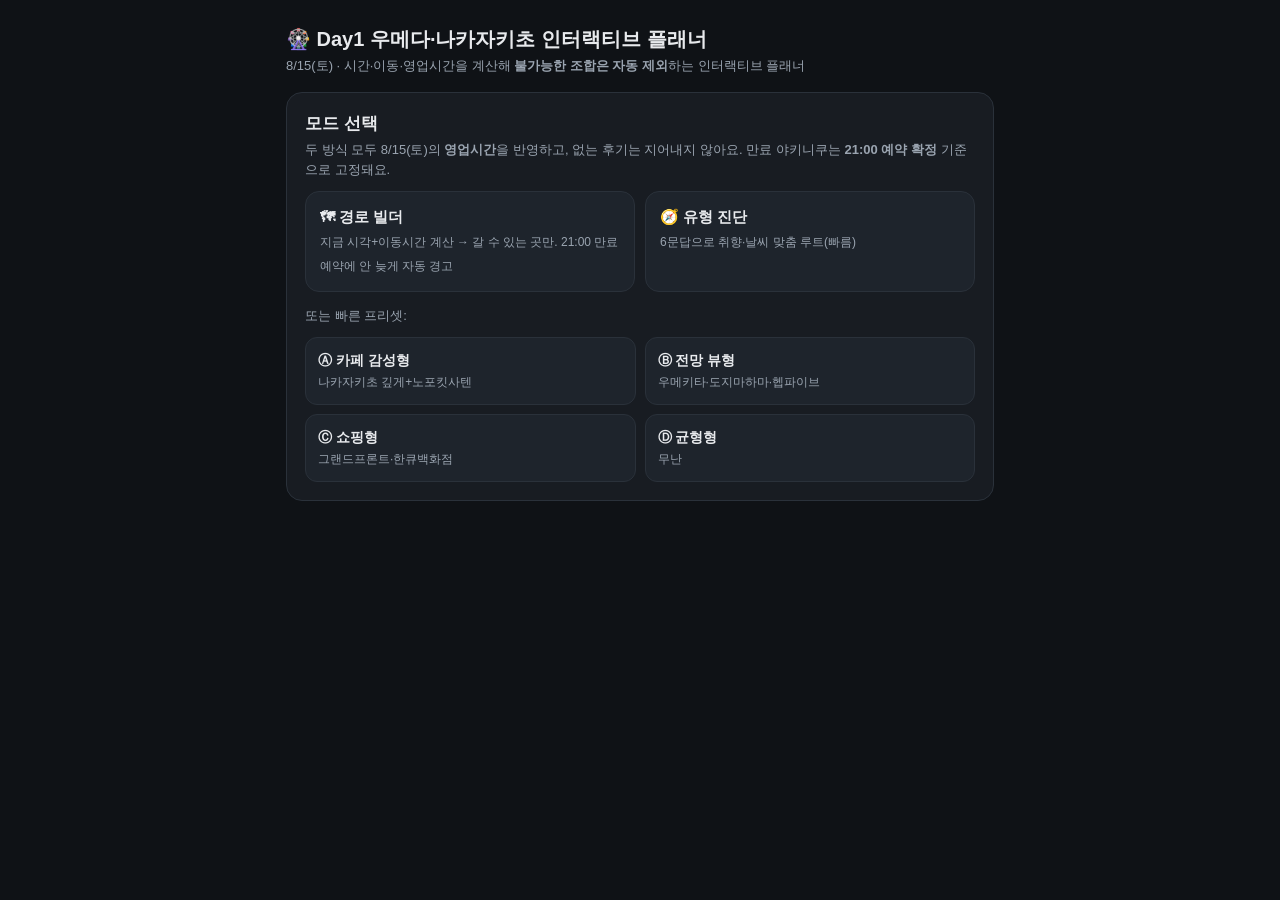
<file: day1_planner.html>
<!doctype html>
<html lang="ko"><head>
<meta charset="utf-8">
<meta name="viewport" content="width=device-width,initial-scale=1,viewport-fit=cover">
<title>Day1 오사카 우메다 인터랙티브 플래너</title>
<style>
:root{--bg:#0f1216;--card:#181c22;--card2:#1e242c;--line:#2a313a;--text:#e8eaed;--muted:#9aa4b0;--accent:#ff7a59;--accent2:#5ac8fa;--good:#4ade80;--warn:#fbbf24;--bad:#f87171;--pill:#242b34}
*{box-sizing:border-box;-webkit-tap-highlight-color:transparent}
html,body{margin:0;background:var(--bg);color:var(--text);font-family:-apple-system,BlinkMacSystemFont,"Apple SD Gothic Neo","Noto Sans KR",sans-serif;line-height:1.5}
.wrap{max-width:740px;margin:0 auto;padding:18px 16px 80px}
h1{font-size:20px;margin:6px 0 2px}
.sub{color:var(--muted);font-size:13px;margin-bottom:16px}
.card{background:var(--card);border:1px solid var(--line);border-radius:16px;padding:18px;margin:14px 0}
.q{font-size:17px;font-weight:700;margin-bottom:4px}
.qhint{color:var(--muted);font-size:13px;margin-bottom:12px}
.opts{display:flex;flex-direction:column;gap:9px}
.opt{background:var(--card2);border:1px solid var(--line);border-radius:12px;padding:12px 14px;cursor:pointer;transition:.12s;font-size:15px}
.opt:hover{border-color:var(--accent)}
.opt b{display:block;margin-bottom:2px}
.opt .pc{font-size:12px;margin-top:4px}.opt .pc .p{color:var(--good)}.opt .pc .c{color:var(--warn)}
.opt.sel{border-color:var(--accent);background:#26201d}
.bar{height:6px;background:var(--pill);border-radius:99px;overflow:hidden;margin:14px 0}
.bar>div{height:100%;background:linear-gradient(90deg,var(--accent),var(--accent2));width:0;transition:.3s}
.row{display:flex;gap:10px;flex-wrap:wrap;margin-top:14px}
.btn{background:var(--accent);color:#1a1206;border:none;border-radius:12px;padding:12px 18px;font-size:15px;font-weight:700;cursor:pointer}
.btn.ghost{background:transparent;color:var(--text);border:1px solid var(--line)}
.btn.mini{padding:9px 12px;font-size:13px}
.btn:disabled{opacity:.4;cursor:not-allowed}
.modegrid{display:grid;grid-template-columns:1fr 1fr;gap:10px;margin-top:10px}
.mode{background:var(--card2);border:1px solid var(--line);border-radius:14px;padding:14px;cursor:pointer}
.mode:hover{border-color:var(--accent)}
.mode b{display:block;font-size:15px}.mode small{color:var(--muted);font-size:12px}
.presets{display:grid;grid-template-columns:1fr 1fr;gap:9px;margin-top:12px}
.preset{background:var(--card2);border:1px solid var(--line);border-radius:12px;padding:12px;cursor:pointer;font-size:14px}
.preset:hover{border-color:var(--accent2)}.preset b{display:block}.preset small{color:var(--muted);font-size:12px}
.typebox{background:linear-gradient(135deg,#26201d,#1a2430);border:1px solid var(--line);border-radius:16px;padding:18px}
.typebox .tt{font-size:22px;font-weight:800}.typebox .td{color:var(--muted);font-size:14px;margin-top:4px}
.tl{margin:8px 0 0;padding-left:4px}
.stop{border-left:2px solid var(--line);padding:0 0 16px 16px;position:relative;margin-left:6px}
.stop::before{content:"";position:absolute;left:-7px;top:3px;width:12px;height:12px;border-radius:50%;background:var(--accent);border:2px solid var(--bg)}
.stop .tm{font-weight:700;color:var(--accent2);font-size:14px}
.stop .ac{font-weight:700;margin:1px 0 6px}
.place{background:var(--card2);border:1px solid var(--line);border-radius:12px;padding:11px 12px;margin:7px 0}
.place .pn{font-weight:700;font-size:14.5px}.place .pf{color:var(--muted);font-size:12.5px;margin-top:2px}
.place .pr{font-size:13px;margin-top:6px}.place .alt{font-size:12.5px;margin-top:7px;padding-top:7px;border-top:1px dashed var(--line);color:var(--warn)}
.g{color:var(--good)}.w{color:var(--warn)}.b{color:var(--bad)}
.note{background:#1a2430;border:1px solid var(--line);border-radius:12px;padding:12px 14px;font-size:13px;margin:12px 0;color:#cfe3f5}
.warnbox{background:#2a1e1a;border:1px solid #5a3a2a;border-radius:12px;padding:12px 14px;font-size:13px;margin:12px 0;color:#ffd9c2}
.warnbox li{margin:4px 0}
.cheat{background:var(--card);border:1px solid var(--line);border-radius:14px;padding:14px 16px;margin:14px 0}
.cheat h3{margin:0 0 8px;font-size:15px}.cheat li{font-size:13px;margin:5px 0}
.hidden{display:none}
.mini{color:var(--muted);font-size:12px;margin-top:6px}
.statusbar{position:sticky;top:0;z-index:5;background:linear-gradient(135deg,#1a2430,#26201d);border:1px solid var(--line);border-radius:14px;padding:12px 14px;margin-bottom:12px}
.statusbar .now{font-size:18px;font-weight:800;color:var(--accent2)}
.statusbar .at{font-size:13px;color:var(--muted)}
.optb{background:var(--card2);border:1px solid var(--line);border-radius:12px;padding:12px 13px;margin:8px 0;cursor:pointer;transition:.12s;position:relative}
.optb:hover{border-color:var(--accent)}
.optb .h{font-weight:700;font-size:15px}
.optb .m{font-size:12.5px;color:var(--accent2);margin-top:3px}
.optb .d{font-size:12px;color:var(--muted);margin-top:3px}
.excl{opacity:.5;border-style:dashed;cursor:not-allowed}
.excl .m{color:var(--bad)}
.optgrid{display:grid;grid-template-columns:repeat(auto-fill,minmax(235px,1fr));gap:9px}
.catsec{margin:10px 0}
.cathd{font-size:12.5px;color:var(--accent2);font-weight:700;margin:10px 0 4px;border-bottom:1px solid var(--line);padding-bottom:3px}
.optb .dd{font-size:12.5px;margin-top:3px;color:var(--text)}
.wf{font-size:12.5px;color:#ffd9a8;margin-top:5px;line-height:1.45}
.overlay{position:fixed;inset:0;background:rgba(0,0,0,.65);display:flex;align-items:center;justify-content:center;z-index:30;padding:16px}
.overlay.hidden{display:none}
.modal{background:var(--card);border:1px solid var(--line);border-radius:16px;max-width:520px;width:100%;max-height:85vh;overflow:auto;padding:20px}
.modal .mt{font-size:19px;font-weight:800}
.modal .ms{color:var(--muted);font-size:12.5px;margin:3px 0 12px}
.modal .mbody{font-size:13.5px;line-height:1.65}
.modal .mrow{display:flex;gap:10px;margin-top:16px}
.optb::after{content:"자세히 ›";position:absolute;right:11px;bottom:9px;font-size:11px;color:var(--accent2)}
.optb.excl::after{content:none}
.optb.excl{cursor:default}
.pathitem{font-size:13px;padding:6px 0;border-bottom:1px dashed var(--line)}
.pathitem b{color:var(--accent2)}
.synctime{background:#1e3a2e;border:1px solid #2f5c46;color:#4ade80;border-radius:12px;padding:9px 12px;font-size:13px;cursor:pointer;touch-action:manipulation}
.timeadjust{display:flex;gap:6px;flex-wrap:wrap;margin-top:8px}
.timeadjust button{background:var(--card2);border:1px solid var(--line);color:var(--text);border-radius:99px;padding:6px 12px;font-size:12.5px;cursor:pointer;touch-action:manipulation}
.timeadjust button:hover{border-color:var(--accent2)}
.anchorbox{background:linear-gradient(135deg,#2a1f14,#1a2a1f);border:1px solid #4a3a24;border-radius:14px;padding:13px 15px;margin:10px 0;font-size:13px}
.anchorbox .at{font-size:15px;font-weight:800;color:#ffce7a}
.anchorbox .ad{color:var(--muted);font-size:12px;margin-top:3px;line-height:1.5}
.shortwarn{background:#332615;border:1px solid #5c4620;border-radius:8px;padding:6px 9px;margin-top:6px;font-size:12px;color:#ffd58a}
.waitwarn{background:#152a33;border:1px solid #205c5c;border-radius:8px;padding:6px 9px;margin-top:6px;font-size:12px;color:#8adfff}
.exclrow{font-size:12.5px;color:#ff9a8a;padding:5px 0;border-bottom:1px dashed var(--line)}
.exclrow:last-child{border-bottom:none}
.aimpact{font-size:11.5px;margin-top:6px;padding-top:6px;border-top:1px dashed var(--line)}
.aimpact.ok{color:#7ad88a}
.aimpact.warn{color:#ffce7a}
.aimpact.danger{color:#ff7a7a}
.now{display:flex;align-items:center;justify-content:space-between;gap:8px;flex-wrap:wrap}
.sbtoggle{font-size:11px;color:var(--accent2);background:var(--card2);border:1px solid var(--line);border-radius:99px;padding:4px 10px;cursor:pointer;touch-action:manipulation;flex:none;touch-action:manipulation}
.sbdetail{margin-top:6px}
.rowmini{display:flex;gap:6px;flex-wrap:wrap;margin-top:8px}
.rowmini .btn.ghost.mini{padding:6px 10px;font-size:11.5px}
a{color:var(--accent2)}
</style>
</head>
<body>
<div class="wrap">
<h1>🎡 Day1 우메다·나카자키초 인터랙티브 플래너</h1>
<div class="sub">8/15(토) · 시간·이동·영업시간을 계산해 <b>불가능한 조합은 자동 제외</b>하는 인터랙티브 플래너</div>

<div id="intro" class="card">
  <div class="q">모드 선택</div>
  <div class="qhint">두 방식 모두 8/15(토)의 <b>영업시간</b>을 반영하고, 없는 후기는 지어내지 않아요. 만료 야키니쿠는 <b>21:00 예약 확정</b> 기준으로 고정돼요.</div>
  <div class="modegrid">
    <div class="mode" onclick="showBuilder()"><b>🗺 경로 빌더</b><small>지금 시각+이동시간 계산 → 갈 수 있는 곳만. 21:00 만료 예약에 안 늦게 자동 경고</small></div>
    <div class="mode" onclick="start()"><b>🧭 유형 진단</b><small>6문답으로 취향·날씨 맞춤 루트(빠름)</small></div>
  </div>
  <div class="qhint" style="margin-top:14px">또는 빠른 프리셋:</div>
  <div class="presets">
    <div class="preset" onclick="preset('A')"><b>Ⓐ 카페 감성형</b><small>나카자키초 깊게+노포킷사텐</small></div>
    <div class="preset" onclick="preset('B')"><b>Ⓑ 전망 뷰형</b><small>우메키타·도지마하마·헵파이브</small></div>
    <div class="preset" onclick="preset('C')"><b>Ⓒ 쇼핑형</b><small>그랜드프론트·한큐백화점</small></div>
    <div class="preset" onclick="preset('D')"><b>Ⓓ 균형형</b><small>무난</small></div>
  </div>
</div>

<div id="builder" class="hidden"></div>

<div id="quiz" class="hidden">
  <div class="bar"><div id="prog"></div></div>
  <div id="qcard" class="card"></div>
  <div class="row">
    <button class="btn ghost" id="backBtn" onclick="back()">← 이전</button>
    <button class="btn" id="nextBtn" onclick="next()" disabled>다음 →</button>
  </div>
</div>

<div id="result" class="hidden"></div>
<div id="detail" class="overlay hidden" onclick="if(event.target===this)closeDetail()"><div class="modal" id="detailBody"></div></div>
</div>

<script>
const DB=[
 {id:"P139",n:"우메키타 공원",reg:"우메다",cat:"공원",lat:34.7031,lng:135.4959,o:0,c:1440,dwell:15,tag:"공원(선택)",desc:"우메다역 바로 앞, 그랑그린 오사카 내 신축 공원. 도착 동선상 자연스럽게 지나감.",note:"짐 든 채로 잠깐 스쳐가도 무방"},
 {id:"P038",n:"살롱 드 아만토",reg:"나카자키초",cat:"카페·디저트",lat:34.7080705,lng:135.5043988,o:720,c:1320,dwell:45,tag:"아트카페",desc:"예술가 커뮤니티 운영 개조 고택 아트카페. 나카자키초 감성의 발상지.",note:"연중무휴, 오봉에도 가장 안전한 선택"},
 {id:"P036",n:"우테나 킷사텐",reg:"나카자키초",cat:"카페·디저트",lat:34.7079436,lng:135.5035954,o:600,c:1080,dwell:40,tag:"노포 킷사텐",desc:"쇼와 감성 노포 킷사텐. 고민가 분위기, 클래식 커피·토스트.",note:"월·화 휴무 — 토요일인 오늘은 영업. 아만토와 성격 겹쳐 택1 추천"},
 {id:"P015",n:"Nova 珈琲と焼菓子",reg:"나카자키초",cat:"카페·디저트",lat:34.692259,lng:135.5153373,o:540,c:1080,dwell:35,tag:"커피·구움과자",desc:"커피+구움과자 카페. 깔끔·모던, 조용한 편.",note:"수요일 휴무 — 토요일 영업"},
 {id:"P032",n:"MARK COFFEE ROASTERS",reg:"나카자키초",cat:"카페·디저트",lat:34.7087405,lng:135.5047249,o:600,c:1140,dwell:30,tag:"로스터리",desc:"자가배전 스페셜티 커피 로스터리.",note:"⚠부정기휴무 — 인스타 @mark_coffee_339 현장 확인 필요"},
 {id:"P141",n:"Refue_ ⭐우선순위 높음",reg:"혼조니시(나카자키초 인근)",cat:"카페·디저트",lat:34.705,lng:135.5065,o:660,c:1080,lo:1050,dwell:40,tag:"레트로 카페(흑임자 치즈케이크)",desc:"나카자키초 바로 옆 동네 레트로 골목 카페. 시그니처 흑임자 치즈케이크.",note:"주방(주문) 마감 17:30, 매장은 18:00까지. 만석 시 자리 1시간 제한 있을 수 있음 — 17:00까진 도착 추천"},
 {id:"P138",n:"도지마하마 타워 전망대",reg:"도지마하마",cat:"전망대",lat:34.6942,lng:135.493,o:540,c:1260,dwell:25,tag:"무료 전망대",desc:"16층 무료 전망대. 해질녘(18:30~19:30) 방문 시 노을+야경.",note:"21:00 영업종료 — 만료 예약(21:00) 감안해 19:30~19:40엔 나와야 함"},
 {id:"P140",n:"요도야바시 스카이 테라스",reg:"요도야바시",cat:"전망대",lat:34.6928,lng:135.5013,o:600,c:1320,dwell:20,tag:"무료 전망대",desc:"요도야바시역 바로 위(30F), 지상150m 무료 전망대.",note:"천장 뚫린 야외라 비 오면 이용 어려움 — 날씨 보고 판단"},
 {id:"P008",n:"덴만구(오미쿠지·고슈인)",reg:"미나미모리마치",cat:"신사",lat:34.6960576,lng:135.5126556,o:540,c:1020,dwell:25,tag:"신사·오미쿠지",tag2:"선택",desc:"授与所에서 오미쿠지·고슈인. 기본은 8/17 오전으로 확정했지만, 시간 여유되면 오늘도 가능.",note:"17:00 授与所 마감 — 늦으면 참배만 가능(오미쿠지 못 뽑음)"},
 {id:"P057",n:"그랜드 프론트 오사카",reg:"우메다",cat:"쇼핑(실내)",lat:34.7038664,lng:135.4949205,o:600,c:1260,dwell:40,tag:"쇼핑몰",desc:"우메다 대형 복합쇼핑몰. 비 오면 실내 대피 겸 좋음.",note:""},
 {id:"P090",n:"한큐 우메다 본점",reg:"우메다",cat:"쇼핑(실내)",lat:34.7028186,lng:135.4985323,o:600,c:1200,dwell:40,tag:"백화점",desc:"한큐백화점 우메다 본점. 1층 인포메이션서 여권 제시 시 5% 게스트쿠폰.",note:"여권 꼭 지참"},
 {id:"P088",n:"한큐 삼번가",reg:"우메다",cat:"쇼핑(실내)",lat:34.705657,lng:135.498387,o:600,c:1260,dwell:30,tag:"쇼핑몰",desc:"우메다역 연결 쇼핑몰. 실내 연결이라 비 올 때 이동 편함.",note:""},
 {id:"P018",n:"헵파이브 관람차",reg:"우메다",cat:"전망·관람차",lat:34.7040684,lng:135.5000945,o:660,c:1380,dwell:25,tag:"관람차",desc:"백화점 옥상 관람차. 야경 좋음, 실내 진입이라 비 걱정 없음.",note:"Klook·KKday 사전예매가 현장보다 저렴할 수 있음"},
 {id:"P001",n:"만료 미나미모리마치점",reg:"미나미모리마치",cat:"저녁(야키니쿠)",lat:34.6962995,lng:135.5096928,o:1260,c:1440,dwell:110,tag:"야키니쿠 확정예약",desc:"현지형 숯불 야키니쿠. 21:00 예약 확정.",note:"⭐확정 예약 21:00 — 이 시각 기준으로 이전 일정 역산할 것"},
 {id:"P014",n:"Yakitori Izakaya KOUMOTO",reg:"미나미모리마치",cat:"저녁(대안)",lat:34.7021607,lng:135.5046357,o:1080,c:1740,dwell:70,tag:"야키토리",desc:"닭꼬치 이자카야. 만료 예약 틀어질 때 대안.",note:"18:00-05:00 연중무휴"},
 {id:"P011",n:"오카게야",reg:"우메다·기타신치",cat:"저녁(대안)",lat:34.7070389,lng:135.5009931,o:960,c:1410,dwell:90,tag:"야키토리",desc:"숯불 야키토리 다이닝. KOUMOTO보다 저렴.",note:"토·일만 16:00-23:30"},
 {id:"P012",n:"스시킨 화이티 우메다점",reg:"우메다",cat:"저녁(대안)",lat:34.703473,lng:135.4996311,o:660,c:1320,dwell:40,tag:"저렴 스시",desc:"우메다역 직결 저렴 스시·튀김. 회전 빠름.",note:"부정기 휴무 주의"},
 {id:"P043",n:"SUGU",reg:"도야마초",cat:"게이바",lat:34.7036148,lng:135.5032088,o:1200,c:1740,dwell:60,tag:"로컬 카운터바",desc:"도야마초 작은 로컬 게이바.",note:"월요일 휴무 — 토요일인 오늘 영업"},
 {id:"P121",n:"EAGLE OSAKA",reg:"도야마초",cat:"게이바",lat:34.7040952,lng:135.5041335,o:1200,c:1740,dwell:60,tag:"서일본 최대",desc:"서일본 최대 게이바/클럽. 캐시리스 결제, 진입장벽 낮음.",note:"토요일 주말 DJ파티"},
 {id:"P041",n:"DEER",reg:"도야마초",cat:"게이바",lat:34.7037106,lng:135.5043945,o:1200,c:1740,dwell:60,tag:"이벤트 바",desc:"토요일·공휴일 중심 파티성 이벤트 바.",note:"토요일인 오늘 영업 유력"},
 {id:"mannen",n:"Mannen(まんねん) 해장라멘",reg:"도야마초",cat:"해장(심야)",lat:34.7028,lng:135.5039,o:660,c:1710,dwell:35,tag:"라멘·교자(연중무휴)",desc:"도야마초 코앞, 라멘·교자 전문점. 새벽까지 영업.",note:"연중무휴, 일요일(오늘밤~월요일 새벽)은 04:30까지"},
];
const BYID={};DB.forEach(p=>BYID[p.id]=p);
const DETAIL={
 P139:`<b>뭐하는 곳</b>: 우메다역 바로 앞 그랑그린 오사카 내 신축 공원.<br><b>팁</b>: 공항 리무진버스 하차 후 숙소 체크인 가는 길목이라 별도 동선 없이 자연스럽게 지나감. 24시간 개방.`,
 P038:`<b>뭐하는 곳</b>: 예술가 커뮤니티가 운영하는 개조 고택 아트카페. 나카자키초 고민가 카페 발상지.<br><b>영업</b>: 12:00-22:00 연중무휴 → 오봉에도 가장 안전.<br><b>판단</b>: 나카자키초 감성·독특함 원하면 1순위.`,
 P036:`<b>뭐하는 곳</b>: 쇼와 감성 노포 킷사텐. 고민가 분위기, 클래식 커피·토스트.<br><b>영업</b>: 10:00-18:00, 월·화 휴무(토요일 영업).<br><b>판단</b>: 아만토와 성격 겹치니 둘 중 하나.`,
 P015:`<b>뭐하는 곳</b>: 커피+구움과자 카페. 깔끔·모던.<br><b>영업</b>: 수요일 휴무.<br><b>판단</b>: 커피·디저트 퀄리티 원하면. 조용한 편.`,
 P032:`<b>뭐하는 곳</b>: 자가배전 스페셜티 커피 로스터리.<br>⚠<b>부정기휴무</b> — 인스타 @mark_coffee_339 현장 확인 필요.<br><b>판단</b>: 커피 퀄리티 최우선이면.`,
 P141:`<b>뭐하는 곳</b>: 나카자키초 바로 옆 동네 레트로 골목 카페. 시그니처 메뉴는 흑임자 치즈케이크.<br><b>영업</b>: 매장 11:00-18:00, <b>주방(주문) 마감 17:30</b>.<br>⚠매장이 협소해서 만석 시 자리 이용시간 1시간으로 제한될 수 있음.<br><b>추천</b>: 17:00 전까지 도착해서 주문 마치는 게 안전.`,
 P138:`<b>뭐하는 곳</b>: 16층 무료 전망대. 오사카 도심·도지마강 전망.<br><b>팁</b>: 해질녘(18:30~19:30) 방문 시 노을+야경, 관광객 적음.<br>⚠21:00 영업종료 — 만료 예약(21:00) 감안해 19:30~19:40엔 나와야 함.`,
 P140:`<b>뭐하는 곳</b>: 요도야바시역 바로 위(30F) 무료 전망대, 지상150m.<br><b>장점</b>: 역 바로 위라 접근성 최고.<br>⚠천장 뚫린 야외 테라스 — 비 오면 이용 어려움.`,
 P008:`<b>뭐하는 곳</b>: 오사카 덴만구. 授与所에서 오미쿠지·고슈인.<br><b>기본 계획</b>: 8/17(월) 오전으로 확정 이관됨. 오늘 시간 여유되면 대신 여기서 해도 무방.<br>⚠授与所 17:00 마감 — 늦으면 오미쿠지 못 뽑음(참배만 가능).`,
 P057:`<b>뭐하는 곳</b>: 우메다 대형 복합쇼핑몰(그랜드프론트 오사카).<br><b>판단</b>: 비 오면 실내 대피 겸 쇼핑하기 좋음.`,
 P090:`<b>뭐하는 곳</b>: 한큐백화점 우메다 본점.<br><b>할인</b>: 1층 인포메이션 센터서 여권 제시 시 5% 게스트쿠폰(계산 전 제시 필수). 세일상품 등 일부 제외.<br><b>팁</b>: 여권 꼭 지참.`,
 P088:`<b>뭐하는 곳</b>: 우메다역 연결 쇼핑몰(한큐 삼번가).<br><b>팁</b>: 실내 연결이라 비 올 때 이동 편함.`,
 P018:`<b>뭐하는 곳</b>: 백화점 옥상 관람차(헵파이브). 야경 좋음.<br><b>팁</b>: 실내 진입이라 비 걱정 없음. Klook·KKday 사전예매가 현장보다 저렴할 수 있음.`,
 P001:`<b>뭐하는 곳</b>: 현지형 숯불 야키니쿠. 야키니쿠 WEST 백명점 2025.<br>⭐<b>21:00 예약 확정</b> — 이 시각 기준으로 이전 일정을 역산해서 짜야 함. 늦으면 예약 놓칠 수 있음.`,
 P014:`<b>뭐하는 곳</b>: 닭꼬치 이자카야. 대표 手羽巻き串.<br><b>영업</b>: 매일 18:00-05:00 연중무휴, 예약 가능.<br><b>판단</b>: 만료 예약이 틀어질 경우 대안.`,
 P011:`<b>뭐하는 곳</b>: 숯불 야키토리 다이닝(우메다·기타신치).<br><b>영업</b>: 토·일만 16:00-23:30.<br><b>판단</b>: KOUMOTO보다 저렴·이른 시간.`,
 P012:`<b>뭐하는 곳</b>: 우메다역 직결 저렴 스시·튀김·안주. QR주문·회전 빠름.<br>⚠부정기 휴무 주의.<br><b>판단</b>: 접근성 최고, 가볍게 한잔이면.`,
 P043:`<b>뭐하는 곳</b>: 도야마초 작은 로컬 카운터 게이바.<br><b>영업</b>: 월 휴무(토요일 영업 ✅).<br><b>판단</b>: 작고 로컬한 감성 원하면.`,
 P121:`<b>뭐하는 곳</b>: 서일본 최대 게이바/클럽(2024.3 오픈). 1F 댄스플로어.<br><b>결제</b>: 캐시리스(카드·전자머니·QR).<br><b>판단</b>: 첫 방문 진입장벽 낮은 편. 토요일 주말 파티.`,
 P121_alt:``,
 P041:`<b>뭐하는 곳</b>: 토요일·공휴일 중심 파티성 이벤트 바.<br><b>판단</b>: 토요일인 오늘 영업 유력. 명칭 매핑 현장 재확인.`,
 mannen:`<b>뭐하는 곳</b>: 라멘·교자 전문점(まんねん 梅田本店). 도야마초 게이바 거리 바로 코앞.<br><b>영업</b>: 연중무휴. 평일 11:00~다음날 06:00, 금·토 ~07:00, 일 ~04:30.<br><b>판단</b>: 게이바에서 늦게까지 놀고 나와도 거의 항상 열려있는 완벽한 해장 코스.`,
};
const START={n:"우메다(APA호텔·숙소)",lat:34.7025,lng:135.4959};
const ANCHOR={name:"만료 미나미모리마치점 (야키니쿠 확정예약)",time:1260,loc:{lat:34.6962995,lng:135.5096928},safeBuffer:20,latestBuffer:5,route:"우메다/도야마초/나카자키초 → 東梅田역 → 다니마치선(보라) → 南森町역 → 도보"};
function hh(m){m=Math.round(((m%1440)+1440)%1440);return String(Math.floor(m/60)).padStart(2,'0')+':'+String(m%60).padStart(2,'0');}
function hav(a,b){const R=6371,dLat=(b.lat-a.lat)*Math.PI/180,dLng=(b.lng-a.lng)*Math.PI/180,la1=a.lat*Math.PI/180,la2=b.lat*Math.PI/180;const x=Math.sin(dLat/2)**2+Math.cos(la1)*Math.cos(la2)*Math.sin(dLng/2)**2;return 2*R*Math.asin(Math.sqrt(x));}
function travel(a,b){const d=hav(a,b);let m,mode;if(d<1.0){m=Math.max(5,Math.round(d*14/5)*5);mode='🚶 도보';}else{m=Math.round((d*4.5+9)/5)*5;mode='🚇 지하철';}return{m,mode,d};}
function hoursText(p){if(p.o===0&&p.c===0)return'⛔ 오늘 정기휴무';if(p.o===0&&p.c>=1440)return'🕒 상시 이용(24시간/거리)';return `🕒 오늘(토) ${hh(p.o)}-${hh(p.c)}${p.lo!=null?' (L.O.'+hh(p.lo)+')':''} 영업`;}
// ===== 핵심 판정: 마감 임박해도 "짧게라도 볼 수 있으면" 선택 가능하게. 진짜 불가능한 경우만 제외 =====
function timingInfo(p, rawArr){
  const closedAllDay = (p.o===0 && p.c===0);
  const cutoff = (p.lo!=null) ? p.lo : p.c; // 식당은 라스트오더가 진짜 마감선
  const start = Math.max(rawArr, p.o||0);
  const wait = rawArr < (p.o||0);
  const ok = !closedAllDay && start < cutoff;
  const available = (p.c>=1440) ? Infinity : Math.max(0, cutoff-start);
  const short = ok && isFinite(available) && available < p.dwell;
  const actualDwell = ok ? Math.max(5, Math.min(p.dwell, isFinite(available)?available:p.dwell)) : 0;
  let reason='';
  if(closedAllDay) reason='오늘 정기휴무';
  else if(!ok) reason=(p.lo!=null)?`L.O. ${hh(cutoff)} 지남(도착 ${hh(start)})`:`마감 ${hh(cutoff)} 지남(도착 ${hh(start)})`;
  return {closedAllDay, ok, wait, available, short, actualDwell, start, reason};
}
function weatherFeel(m){const h=(((m%1440)+1440)%1440)/60;let d;
 if(h<12) d={i:'☀️',temp:'30-33℃',feelt:'체감 34℃',hum:70,pop:20,rain:'0mm',t:'오전~정오 대체로 맑음·폭염. 도착·이동은 이 시간대가 쾌적'};
 else if(h<15) d={i:'🌥️',temp:'33-34℃',feelt:'체감 36℃+',hum:65,pop:50,rain:'0~1mm',t:'한낮 최고기온, 후텁지근. 슬슬 흐려짐 — 카페·실내 섞기'};
 else if(h<18) d={i:'🌧️',temp:'29-31℃',feelt:'체감 33℃',hum:80,pop:85,rain:'0.7~1mm/h',t:'⚠오후 강수확률 85% — 비 올 확률 높음. 우산 필수, 카페·실내 위주로'};
 else if(h<20) d={i:'🌦️',temp:'27-28℃',feelt:'체감 30℃',hum:78,pop:50,rain:'그칠 가능성',t:'저녁 무렵 비 소강 가능. 전망대·야외는 날씨 보고 판단'};
 else d={i:'🌙',temp:'26-27℃',feelt:'열대야',hum:75,pop:20,rain:'0mm',t:'밤·비교적 안정. 저녁·야간 일정 무난'};
 d.num=`🌡 ${d.temp}(${d.feelt}) · 💧습도 ${d.hum}% · ☔강수 ${d.pop}%(${d.rain})`;
 return d;
}
let B={cur:START,time:900,visited:new Set(),path:[]};
let sbOpen=false;
function toggleSb(){sbOpen=!sbOpen;renderBuilder();}
function showBuilder(){document.getElementById('intro').classList.add('hidden');document.getElementById('builder').classList.remove('hidden');B={cur:START,time:900,startTime:900,visited:new Set(),path:[]};renderStartTime();}
function renderStartTime(){
 document.getElementById('builder').innerHTML=`
 <div class="card"><div class="q">몇 시에 우메다 숙소에서 출발?</div>
  <div class="qhint">KIX 13:00 도착 → 리무진버스 → 우메다 15:30경 도착 기준. 만료 저녁 예약은 21:00 확정이에요.</div>
  <div class="opts">
   <div class="opt" onclick="setStart(900)"><b>15:00</b><small>체크인 서두르고 일찍 시작</small></div>
   <div class="opt" onclick="setStart(930)"><b>15:30</b><small>표준(실제 도착 예상시각)</small></div>
   <div class="opt" onclick="setStart(960)"><b>16:00</b><small>느긋하게</small></div>
  </div>
  <div class="row"><button class="btn ghost mini" onclick="location.reload()">← 모드 선택</button></div>
 </div>`;
}
function setStart(t){B.startTime=t;B.time=t;renderBuilder();}
function syncNow(){
 const d=new Date();
 let raw=d.getHours()*60+d.getMinutes();
 while(raw<B.time-360)raw+=1440; // 자정 넘어갔으면 다음날로 보정
 B.time=raw;
 renderBuilder();
}
function adjustTime(delta){B.time+=delta;renderBuilder();}
function editStart(){B.visited=new Set();B.path=[];B.cur=START;renderStartTime();}
function resetToPlan(){
 let t=B.startTime||900,cur=START;const newPath=[];
 for(const s of B.path){
  const p=BYID[s.id];const tv=travel(cur,p);const rawArr=t+tv.m;const wait=rawArr<(p.o||0);const start=Math.max(rawArr,p.o||0);
  newPath.push({id:s.id,name:s.name,arr:start,dwell:p.dwell,mode:tv.mode,tv:tv.m,wait,short:false});
  t=start+p.dwell;cur=p;
 }
 B.path=newPath;B.time=t;B.cur=cur;B.visited=new Set(newPath.map(s=>s.id));
 renderBuilder();
}
// 이 후보를 골랐을 때 앵커(만료 21:00 예약)에 미치는 영향 계산
function anchorImpact(candStart, actualDwell){
  if(!ANCHOR) return '';
  const finish = candStart + actualDwell;
  const tv = travel({lat:0,lng:0},ANCHOR.loc); // placeholder, 실제는 후보 좌표 필요해서 호출부에서 재계산
  return null; // 아래 optCard/openDetail에서 직접 계산
}
function anchorImpactFrom(fromLoc, finish){
  if(!ANCHOR) return '';
  const tv=travel(fromLoc,ANCHOR.loc);
  const safe=ANCHOR.time-tv.m-ANCHOR.safeBuffer;
  const latest=ANCHOR.time-tv.m-ANCHOR.latestBuffer;
  if(finish<=safe){
    return `<div class="aimpact ok">📌 이곳 예상종료 ${hh(finish)} → ${ANCHOR.name.split(' ')[0]} 안전빵 출발 ${hh(safe)} → 늦어도 ${hh(latest)} (약 ${Math.round(safe-finish)}분 여유)</div>`;
  } else if(finish<=latest){
    return `<div class="aimpact warn">⚠ 안전빵(${hh(safe)})은 넘기지만, 늦어도 ${hh(latest)}엔 출발하면 예약 시간 맞출 수 있어요</div>`;
  } else {
    return `<div class="aimpact danger">🚨 이대로면 21:00 예약에 늦을 가능성 커요 — 짧게 보거나 스킵 권장 (늦어도 ${hh(latest)} 출발이었음)</div>`;
  }
}
function optCard(o){const p=o.p;const ti=o.ti;
   let extra='';
   if(ti.wait){const waitMin=Math.round((p.o)-((B.time+o.tv.m)));extra+=`<div class="waitwarn">⏳ 오픈까지 ${waitMin>=60?Math.round(waitMin/60)+'시간 '+ (waitMin%60) +'분':waitMin+'분'} 대기 필요${waitMin>=60?' — 다른 곳 먼저 들르는 것도 방법':''}</div>`;}
   if(ti.short){extra+=`<div class="shortwarn">⚠ 도착 후 최대 ${ti.actualDwell}분만 이용 가능 (평소 약 ${p.dwell}분보다 짧음)</div>`;}
   const finish = ti.start + ti.actualDwell;
   const aimp = ANCHOR ? anchorImpactFrom(p, finish) : '';
   return `<div class="optb" onclick="openDetail('${p.id}')">
   <div class="h">▶ ${p.n} <span class="mini">(${ti.short?'단축 '+ti.actualDwell:'약 '+p.dwell}분 머묾)</span></div>
   <div class="dd">${p.desc||''}</div>
   <div class="m">${hoursText(p)}</div>
   <div class="m">${o.tv.mode} ${o.tv.m}분 → 도착 ${hh(B.time+o.tv.m)}</div>
   ${extra}
   ${p.note?`<div class="d">💡 ${p.note}</div>`:''}
   ${aimp}
  </div>`;}
function renderBuilder(){
 const opts=DB.filter(p=>!B.visited.has(p.id)).map(p=>{const tv=travel(B.cur,p);const rawArr=B.time+tv.m;const ti=timingInfo(p,rawArr);return {p,tv,ti};});
 const feasible=opts.filter(o=>o.ti.ok).sort((a,b)=>a.ti.start-b.ti.start);
 const excluded=opts.filter(o=>!o.ti.ok);
 const cats=["공원","카페·디저트","전망대","신사","쇼핑(실내)","전망·관람차","저녁(야키니쿠)","저녁(대안)","게이바","해장(심야)"];
 let sec=cats.map(c=>{const l=feasible.filter(o=>o.p.cat===c);if(!l.length)return'';return `<div class="catsec"><div class="cathd">${c} · ${l.length}</div><div class="optgrid">${l.map(optCard).join('')}</div></div>`;}).join('');
 let path=B.path.map((s,i)=>`<div class="pathitem"><b>${hh(s.arr)}</b> ${s.name} <span class="mini">(${s.dwell}분${s.wait?'·오픈대기':''}${s.short?'·단축':''} · ${s.mode} ${s.tv}분)</span> <a href="javascript:void(0)" onclick="undoTo(${i})" class="mini" style="color:var(--bad)">✕여기로 되돌리기</a></div>`).join('')||'<div class="mini">아직 없음 — 첫 목적지를 골라보세요.</div>';
 let excludedBox = excluded.length ? `<div class="warnbox">${excluded.map(o=>`<div class="exclrow">⛔ <b>${o.p.n}</b>는 ${o.ti.reason} 사유로 제외됨</div>`).join('')}</div>` : '';
 const anchorReached = ANCHOR ? B.path.some(s=>s.id==='P001') : false;
 const anchorNow = ANCHOR ? anchorImpactFrom(B.cur, B.time) : '';
 document.getElementById('builder').innerHTML=`
 <div class="statusbar"><div class="now">🕐 ${hh(B.time)} · 현재: ${B.cur.n} <span class="sbtoggle" onclick="toggleSb()">${sbOpen?'▲ 접기':'▼ 날씨·시각조정'}</span></div>
  <div class="sbdetail" style="${sbOpen?'':'display:none'}">
   <div class="wf">${weatherFeel(B.time).num}<br>${weatherFeel(B.time).i} ${weatherFeel(B.time).t}</div>
   <div class="at">시계가 흐르면 위 날씨도 바뀜(8/15 예보 기반 추정·라이브 아님). 이동시간=넉넉한 추정. 마감 임박해도 짧게 볼 수 있으면 선택 가능(⚠단축표시), 진짜 불가능만 제외.</div>
   <div class="timeadjust">
    <button onclick="adjustTime(-15)">-15분</button><button onclick="adjustTime(-5)">-5분</button><button onclick="adjustTime(5)">+5분</button><button onclick="adjustTime(15)">+15분</button><button onclick="adjustTime(30)">+30분</button>
   </div>
   <div class="rowmini"><button class="btn ghost mini" onclick="editStart()">🕐 출발시각 변경</button><button class="btn ghost mini" onclick="resetToPlan()" ${B.path.length?'':'disabled'}>📐 계획대로 재계산</button><button class="btn ghost mini" onclick="location.reload()">🔄 처음부터</button></div>
  </div>
  <div class="timeadjust" style="margin-top:6px"><button class="synctime" onclick="syncNow()">🕐 지금 실제 시각으로 맞추기</button></div>
 </div>
 ${(!anchorReached&&ANCHOR)?`<div class="anchorbox"><div class="at">⭐ ${hh(ANCHOR.time)} ${ANCHOR.name}</div><div class="ad">${anchorNow}<br>동선: ${ANCHOR.route}</div></div>`:''}
 <div class="card"><div class="q">🧭 지금까지 경로 ${B.path.length?`(${B.path.length}곳)`:''}</div>${path}
   ${B.path.length?'<div class="row"><button class="btn ghost mini" onclick="undoB()">↩ 마지막 한 곳 취소</button></div>':''}
 </div>
 ${excludedBox}
 <div class="card"><div class="q">▶ 갈 수 있는 곳 (${feasible.length})</div>
   <div class="qhint">카테고리별. 각 카드에 <b>어떤 곳인지·소요·이동·도착·마감·예약 영향</b> 표기.</div>
   ${sec||'<div class="mini">남은 후보가 없어요.</div>'}
 </div>
 <div class="row"><button class="btn" onclick="finishB()">🌃 마무리·요약</button></div>`;
 window.scrollTo(0,0);
}
function pickB(id){const p=BYID[id];const tv=travel(B.cur,p);const rawArr=B.time+tv.m;const ti=timingInfo(p,rawArr);if(!ti.ok)return;B.path.push({id,name:p.n,arr:ti.start,dwell:ti.actualDwell,mode:tv.mode,tv:tv.m,wait:ti.wait,short:ti.short});B.time=ti.start+ti.actualDwell;B.cur=p;B.visited.add(id);renderBuilder();}
function openDetail(id){window._did=id;const p=BYID[id];const tv=travel(B.cur,p);const rawArr=B.time+tv.m;const ti=timingInfo(p,rawArr);
 const finish=ti.start+ti.actualDwell;
 const aimp = ANCHOR ? anchorImpactFrom(p,finish) : '';
 document.getElementById('detailBody').innerHTML=`
  <div class="mt">${p.n}</div>
  <div class="ms">${p.tag} · ${hoursText(p)}<br>${tv.mode} ${tv.m}분 → 도착 ${hh(rawArr)}${ti.wait?' (오픈 '+hh(p.o)+' 대기)':''} · ${ti.short?'단축 '+ti.actualDwell:'약 '+p.dwell}분 머묾${!ti.ok?' <span class="b">· ⛔'+ti.reason+'</span>':''}</div>
  <div class="mbody">${DETAIL[id]||p.desc||''}${p.note?`<br><br>💡 ${p.note}`:''}${ti.short?`<br><br>⚠ 도착 후 최대 ${ti.actualDwell}분만 이용 가능(평소 약 ${p.dwell}분보다 짧음)`:''}${aimp?'<br>'+aimp:''}</div>
  <div class="mrow">${ti.ok?'<button class="btn" onclick="selectDetail()">✅ 선택(경로에 추가)</button>':'<button class="btn" disabled>⛔ '+ti.reason+'</button>'}<button class="btn ghost" onclick="closeDetail()">닫기</button></div>`;
 document.getElementById('detail').classList.remove('hidden');}
function closeDetail(){document.getElementById('detail').classList.add('hidden');}
function selectDetail(){const id=window._did;closeDetail();pickB(id);}
function undoB(silent){const last=B.path.pop();if(!last){if(!silent)renderBuilder();return;}B.visited.delete(last.id);if(B.path.length){const prev=B.path[B.path.length-1];B.cur=BYID[prev.id];B.time=prev.arr+prev.dwell;}else{B.cur=START;B.time=B.startTime||900;}if(!silent)renderBuilder();}
function undoTo(i){while(B.path.length>i){undoB(true);}renderBuilder();}
function finishB(){
 let path=B.path.map(s=>`<div class="pathitem"><b>${hh(s.arr)}-${hh(s.arr+s.dwell)}</b> ${s.name} <span class="mini">(${BYID[s.id].tag} · ${s.mode} ${s.tv}분${s.wait?' · 오픈대기':''}${s.short?' · 단축':''})</span></div>`).join('')||'<div class="mini">경로 없음</div>';
 let visitedRegions=[...new Set(B.path.map(s=>BYID[s.id].reg))];
 document.getElementById('builder').innerHTML=`
 <div class="typebox"><div class="tt">🗺 내가 짠 Day1 경로</div><div class="td">${B.path.length}곳 · 종료 ${hh(B.time)} · ${visitedRegions.join(' → ')}</div></div>
 <div class="card"><div class="q">타임라인</div>${path}</div>
 ${!B.path.some(s=>s.id==='P001')?'<div class="warnbox">🥩 21:00 <b>만료 예약</b>을 경로에 안 넣었어요 — 확정 예약이니 잊지 않도록 챙기세요.</div>':''}
 ${B.time>1440?'<div class="warnbox">⚠ 종료가 자정을 넘어요 — 게이바 일정 조절 고려.</div>':''}
 <div class="cheat"><h3>🔁 비슷한 곳 우선순위</h3><ul>
   <li>나카자키초 카페=아만토(감성)↔우테나(노포)↔Nova/MARK(커피퀄리티) · 저녁 야키토리=KOUMOTO↔오카게야 · 게이바=SUGU/DEER(로컬)↔EAGLE(대형·캐시리스)</li></ul></div>
 <div class="row"><button class="btn" onclick="showBuilder()">🔄 다시 짜기</button><button class="btn ghost mini" onclick="location.reload()">모드 선택</button></div>
 <div class="mini">상세 밑재료: day1_osaka_master.md. 만료 21:00 확정 예약 기준.</div>`;
 window.scrollTo(0,0);
}
const QS=[
 {k:"focus",q:"오늘의 무게중심은?",hint:"하루 색깔",opts:[
   {v:"cafe",t:"나카자키초 카페 감성",p:"골목·레트로 산책",c:"쇼핑·전망 압축"},
   {v:"view",t:"전망대·뷰",p:"무료 전망대 여러 곳",c:"비 오면 애매"},
   {v:"shop",t:"우메다 실내 쇼핑",p:"비 걱정 없음",c:"나카자키초 얕게"},
   {v:"mix",t:"골고루",p:"무난",c:"깊게는 어려움"}]},
 {k:"tenmangu",q:"덴만구 오미쿠지, 오늘 할까?",hint:"기본은 8/17(월) 오전으로 확정 이관됨",opts:[
   {v:"today",t:"오늘 시간 되면",p:"바로 해결",c:"授与所 17시 마감 빠듯"},
   {v:"later",t:"8/17로 넘기기(추천)",p:"여유롭게, 오늘 압박 없음",c:"—"}]},
 {k:"cafe",q:"나카자키초 카페 취향?",hint:"1-2곳이면 충분",opts:[
   {v:"amanto",t:"아만토(감성·독특)",p:"연중무휴·오봉 안전",c:"—"},
   {v:"utena",t:"우테나(노포 킷사텐)",p:"쇼와 레트로",c:"—"},
   {v:"coffee",t:"Nova/MARK(커피 퀄리티)",p:"조용·모던",c:"MARK는 휴무 가능성"},
   {v:"skip",t:"카페는 패스",p:"다른 데 시간 더",c:"나카자키초 느낌 약함"}]},
 {k:"view",q:"무료 전망대 들를까?",hint:"도지마하마·요도야바시, 비 오면 자동 스킵 권장",opts:[
   {v:"both",t:"둘 다",p:"노을+접근성 다 챙김",c:"이동시간 붙음"},
   {v:"one",t:"하나만(도지마하마 노을)",p:"타이밍 맞으면 예쁨",c:"—"},
   {v:"skip",t:"스킵",p:"시간 절약",c:"—"}]},
 {k:"dinner",q:"저녁은?",hint:"만료는 21:00 예약 확정",opts:[
   {v:"manryo",t:"만료(확정예약)",p:"확정돼있음",c:"21:00 늦으면 안 됨"},
   {v:"koumoto",t:"KOUMOTO(대안)",p:"연중무휴·유연",c:"만료 예약 취소 필요"}]},
 {k:"bar",q:"도야마초 게이바, 어떤 스타일?",hint:"1-2곳 추천",opts:[
   {v:"local",t:"로컬 감성(SUGU/DEER)",p:"현지 분위기",c:"작은 규모"},
   {v:"eagle",t:"대형·캐시리스(EAGLE)",p:"진입장벽 낮음",c:"—"},
   {v:"skip",t:"안 감",p:"일찍 마무리",c:"—"}]},
];
const P={P139:BYID.P139,P038:BYID.P038,P036:BYID.P036,P015:BYID.P015,P032:BYID.P032,P141:BYID.P141,P138:BYID.P138,P140:BYID.P140,P008:BYID.P008,P057:BYID.P057,P090:BYID.P090,P088:BYID.P088,P018:BYID.P018,P001:BYID.P001,P014:BYID.P014,P011:BYID.P011,P012:BYID.P012,P043:BYID.P043,P121:BYID.P121,P041:BYID.P041,mannen:BYID.mannen};
let A={},cur=0;
const PRESETS={
 A:{focus:'cafe',tenmangu:'later',cafe:'amanto',view:'skip',dinner:'manryo',bar:'local'},
 B:{focus:'view',tenmangu:'later',cafe:'skip',view:'both',dinner:'manryo',bar:'eagle'},
 C:{focus:'shop',tenmangu:'later',cafe:'skip',view:'skip',dinner:'manryo',bar:'local'},
 D:{focus:'mix',tenmangu:'later',cafe:'amanto',view:'one',dinner:'manryo',bar:'local'},
};
function preset(k){A=Object.assign({},PRESETS[k]);buildResult(k);}
function start(){document.getElementById('intro').classList.add('hidden');document.getElementById('quiz').classList.remove('hidden');cur=0;render();}
function render(){const Q=QS[cur];document.getElementById('prog').style.width=((cur)/(QS.length)*100)+'%';
 let h=`<div class="q">${Q.q}</div><div class="qhint">${Q.hint}</div><div class="opts">`;
 Q.opts.forEach(o=>{h+=`<div class="opt ${A[Q.k]===o.v?'sel':''}" onclick="pick('${Q.k}','${o.v}')"><b>${o.t}</b><div class="pc"><span class="p">👍 ${o.p}</span>${o.c&&o.c!=='—'?` &nbsp; <span class="c">👎 ${o.c}</span>`:''}</div></div>`;});
 h+='</div>';document.getElementById('qcard').innerHTML=h;
 document.getElementById('backBtn').style.visibility=cur===0?'hidden':'visible';
 document.getElementById('nextBtn').disabled=!A[Q.k];
 document.getElementById('nextBtn').textContent=cur===QS.length-1?'결과 보기 ✨':'다음 →';}
function pick(k,v){A[k]=v;render();}
function back(){if(cur>0){cur--;render();}}
function next(){if(cur<QS.length-1){cur++;render();}else{document.getElementById('prog').style.width='100%';buildResult();}}
function pcard(key,alt){const p=P[key];if(!p)return'';let a=alt?`<div class="alt">↔ ${alt}</div>`:'';return `<div class="place"><div class="pn">${p.n} <span class="mini">(약 ${p.dwell}분)</span></div><div class="pf">${p.tag}${p.o?` · ~${hh(p.c)} 마감`:''}</div>${p.note?`<div class="pr">${p.note}</div>`:''}${a}</div>`;}
function stop(tm,ac,body){return `<div class="stop"><div class="tm">${tm}</div><div class="ac">${ac}</div>${body||''}</div>`;}
function typeName(){return {cafe:"☕ 카페 감성 산책형",view:"🌇 전망대 뷰형",shop:"🛍 실내 쇼핑형",mix:"⚖ 밸런스 여행형"}[A.focus]||"여행형";}
function buildResult(presetKey){
 const {focus,tenmangu,cafe,view,dinner,bar}=A;
 let T=[],W=[];let clock=930;
 const slot=d=>{const s=clock;clock+=d;return hh(s)+'-'+hh(clock);};
 T.push(stop(slot(20),'우메다 도착·짐 정리(숙소)',''));
 if(tenmangu==='today'){T.push(stop(slot(30),'덴만구 오미쿠지(授与所 17시 마감 주의)',pcard('P008')));}
 let cb='';if(cafe==='amanto')cb=pcard('P038');else if(cafe==='utena')cb=pcard('P036');else if(cafe==='coffee')cb=pcard('P015','MARK는 휴무 가능성 있어 Nova 우선')+pcard('P032');
 T.push(stop(slot(cafe==='skip'?20:60),`나카자키초 골목 산책${cafe!=='skip'?'+카페':''}`,cb||'<div class="mini">카페는 패스, 골목만 가볍게 산책.</div>'));
 if(view==='both'){T.push(stop(slot(25),'도지마하마 타워 전망대(노을)',pcard('P138')));T.push(stop(slot(20),'요도야바시 스카이테라스',pcard('P140')));}
 else if(view==='one'){T.push(stop(slot(25),'도지마하마 타워 전망대(노을 타이밍)',pcard('P138')));}
 if(focus==='shop'){T.push(stop(slot(40),'그랜드프론트·한큐백화점 실내 쇼핑',pcard('P057')+pcard('P090','여권 지참시 5% 게스트쿠폰')+pcard('P088')));}
 T.push(stop(slot(30),'숙소 복귀·휴식·샤워',''));
 let db='';if(dinner==='manryo')db=pcard('P001');else db=pcard('P014','만료 예약 취소 시 대안');
 T.push(stop('21:00-22:50','저녁 야키니쿠(만료 확정예약)',db));
 if(bar!=='skip'){let bb=bar==='local'?pcard('P043')+pcard('P041','SUGU와 취향껏'):pcard('P121');T.push(stop(hh(clock+15)+'-23:30','도야마초 게이바',bb));clock=Math.max(clock+45,1410);T.push(stop(hh(clock)+'-'+hh(clock+35),'🍜 해장: Mannen 라멘·교자(연중무휴)',pcard('mannen')));}
 T.push(stop(hh(clock>1440?clock-1440:clock),'숙소 복귀',''));
 if(dinner==='manryo')W.push('만료는 <b>21:00 확정 예약</b> — 이 시각에 늦지 않게 이전 일정 역산 필수.');
 if(view==='both'&&cafe!=='skip')W.push('카페+전망대 둘 다 깊게 하면 21시 저녁까지 <b>시간이 빠듯</b>할 수 있어요 — 하나 줄이는 것도 방법.');
 if(tenmangu==='today')W.push('덴만구는 授与所 17시 마감이라 나카자키초를 압축해야 함 — 기본은 8/17로 넘기는 걸 추천.');
 W.push('Day1 강수확률 85% — 오후 비 대비 우산 필수, 전망대(야외)는 날씨 보고 즉흥 결정.');
 let type=typeName();
 let desc=['나카자키초'+({amanto:'(아만토)',utena:'(우테나)',coffee:'(커피퀄리티)',skip:'스킵'}[cafe]||''),'전망대'+({both:'둘다',one:'하나',skip:'스킵'}[view]||''),'덴만구'+(tenmangu==='today'?'오늘':'8/17로'),'게이바'+({local:'로컬',eagle:'대형',skip:'안감'}[bar]||'')];
 let wl=W.map(x=>`<li>${x}</li>`).join('');
 document.getElementById('quiz').classList.add('hidden');
 document.getElementById('result').innerHTML=`
 <div class="typebox"><div class="tt">${presetKey?'프리셋 '+presetKey+' · ':''}${type}</div><div class="td">${desc.join(' · ')}</div></div>
 <div class="warnbox"><b>⚠ 현실 제약·트레이드오프</b><ul>${wl}</ul></div>
 <div class="note">각 지점에 <b>소요시간(약 N분)</b> 표기. 더 정밀하게 짜려면 상단 <b>🗺 경로 빌더</b> 모드(이동시간·마감 자동 반영) 추천.</div>
 <div class="tl">${T.join('')}</div>
 <div class="cheat"><h3>🔁 비슷한 곳 우선순위</h3><ul>
   <li>나카자키초 카페=아만토(감성)↔우테나(노포)↔Nova/MARK(퀄리티) · 저녁 야키토리=KOUMOTO↔오카게야 · 게이바=SUGU/DEER(로컬)↔EAGLE(대형)</li></ul></div>
 <div class="cheat"><h3>⚠ 공통</h3><ul>
   <li>우메다 지역명 혼동 주의(梅田/東梅田/西梅田) · 만료 21:00 확정예약 · 8/15 강수확률 85%</li></ul></div>
 <div class="row"><button class="btn" onclick="location.reload()">🔄 처음부터</button></div>
 <div class="mini">day1_osaka_master.md 참고. 없는 후기는 지어내지 않음.</div>`;
 document.getElementById('result').classList.remove('hidden');window.scrollTo(0,0);
}
</script>
</body></html>
</file>
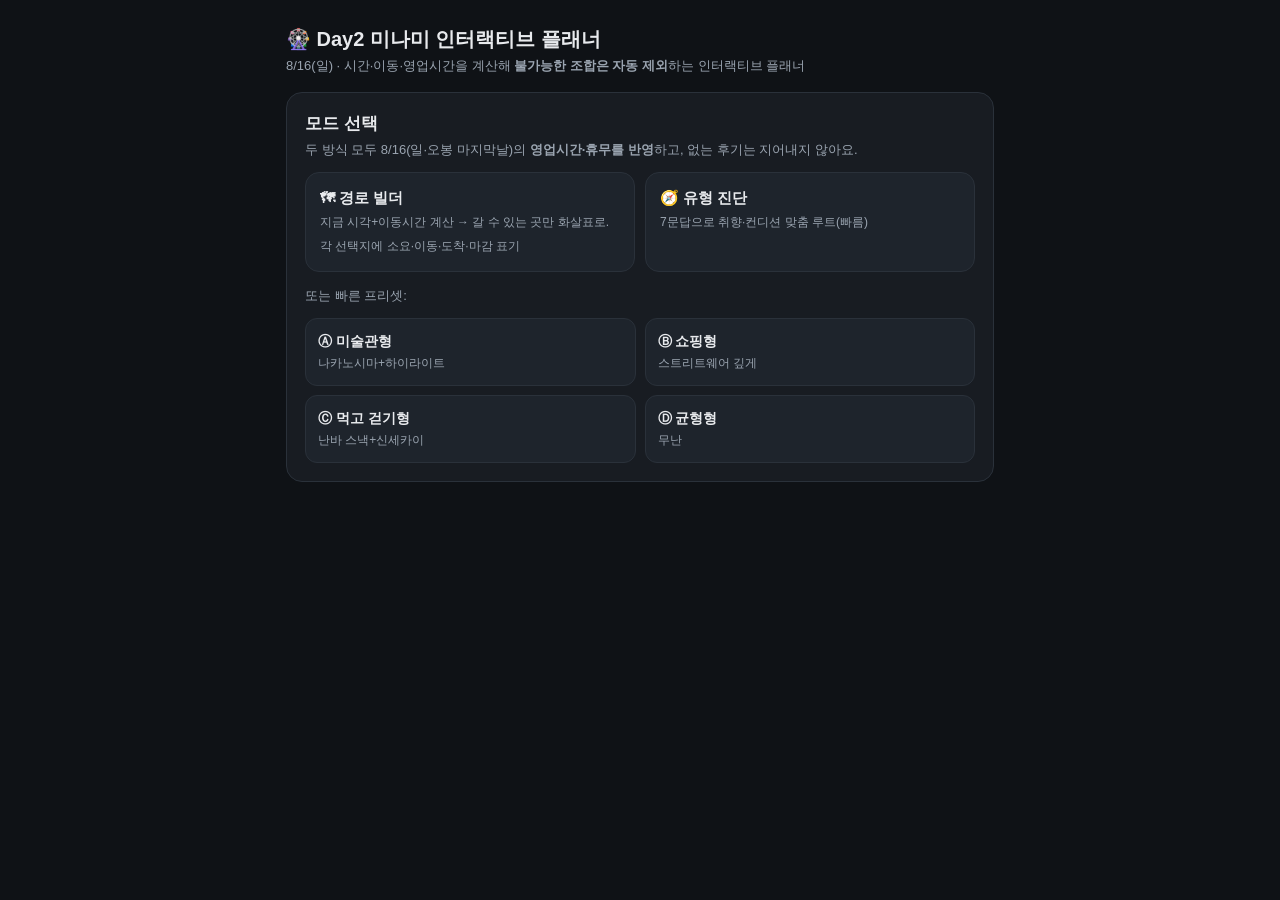
<file: day2 planner.html>
<!doctype html>
<html lang="ko"><head>
<meta charset="utf-8">
<meta name="viewport" content="width=device-width,initial-scale=1,viewport-fit=cover">
<title>Day2 오사카 미나미 인터랙티브 플래너</title>
<style>
:root{--bg:#0f1216;--card:#181c22;--card2:#1e242c;--line:#2a313a;--text:#e8eaed;--muted:#9aa4b0;--accent:#ff7a59;--accent2:#5ac8fa;--good:#4ade80;--warn:#fbbf24;--bad:#f87171;--pill:#242b34}
*{box-sizing:border-box;-webkit-tap-highlight-color:transparent}
html,body{margin:0;background:var(--bg);color:var(--text);font-family:-apple-system,BlinkMacSystemFont,"Apple SD Gothic Neo","Noto Sans KR",sans-serif;line-height:1.5}
.wrap{max-width:740px;margin:0 auto;padding:18px 16px 80px}
h1{font-size:20px;margin:6px 0 2px}
.sub{color:var(--muted);font-size:13px;margin-bottom:16px}
.card{background:var(--card);border:1px solid var(--line);border-radius:16px;padding:18px;margin:14px 0}
.q{font-size:17px;font-weight:700;margin-bottom:4px}
.qhint{color:var(--muted);font-size:13px;margin-bottom:12px}
.opts{display:flex;flex-direction:column;gap:9px}
.opt{background:var(--card2);border:1px solid var(--line);border-radius:12px;padding:12px 14px;cursor:pointer;transition:.12s;font-size:15px}
.opt:hover{border-color:var(--accent)}
.opt b{display:block;margin-bottom:2px}
.opt .pc{font-size:12px;margin-top:4px}.opt .pc .p{color:var(--good)}.opt .pc .c{color:var(--warn)}
.opt.sel{border-color:var(--accent);background:#26201d}
.bar{height:6px;background:var(--pill);border-radius:99px;overflow:hidden;margin:14px 0}
.bar>div{height:100%;background:linear-gradient(90deg,var(--accent),var(--accent2));width:0;transition:.3s}
.row{display:flex;gap:10px;flex-wrap:wrap;margin-top:14px}
.btn{background:var(--accent);color:#1a1206;border:none;border-radius:12px;padding:12px 18px;font-size:15px;font-weight:700;cursor:pointer}
.btn.ghost{background:transparent;color:var(--text);border:1px solid var(--line)}
.btn.mini{padding:9px 12px;font-size:13px}
.btn:disabled{opacity:.4;cursor:not-allowed}
.modegrid{display:grid;grid-template-columns:1fr 1fr;gap:10px;margin-top:10px}
.mode{background:var(--card2);border:1px solid var(--line);border-radius:14px;padding:14px;cursor:pointer}
.mode:hover{border-color:var(--accent)}
.mode b{display:block;font-size:15px}.mode small{color:var(--muted);font-size:12px}
.presets{display:grid;grid-template-columns:1fr 1fr;gap:9px;margin-top:12px}
.preset{background:var(--card2);border:1px solid var(--line);border-radius:12px;padding:12px;cursor:pointer;font-size:14px}
.preset:hover{border-color:var(--accent2)}.preset b{display:block}.preset small{color:var(--muted);font-size:12px}
.typebox{background:linear-gradient(135deg,#26201d,#1a2430);border:1px solid var(--line);border-radius:16px;padding:18px}
.typebox .tt{font-size:22px;font-weight:800}.typebox .td{color:var(--muted);font-size:14px;margin-top:4px}
.tl{margin:8px 0 0;padding-left:4px}
.stop{border-left:2px solid var(--line);padding:0 0 16px 16px;position:relative;margin-left:6px}
.stop::before{content:"";position:absolute;left:-7px;top:3px;width:12px;height:12px;border-radius:50%;background:var(--accent);border:2px solid var(--bg)}
.stop .tm{font-weight:700;color:var(--accent2);font-size:14px}
.stop .ac{font-weight:700;margin:1px 0 6px}
.place{background:var(--card2);border:1px solid var(--line);border-radius:12px;padding:11px 12px;margin:7px 0}
.place .pn{font-weight:700;font-size:14.5px}.place .pf{color:var(--muted);font-size:12.5px;margin-top:2px}
.place .pr{font-size:13px;margin-top:6px}.place .alt{font-size:12.5px;margin-top:7px;padding-top:7px;border-top:1px dashed var(--line);color:var(--warn)}
.g{color:var(--good)}.w{color:var(--warn)}.b{color:var(--bad)}
.note{background:#1a2430;border:1px solid var(--line);border-radius:12px;padding:12px 14px;font-size:13px;margin:12px 0;color:#cfe3f5}
.warnbox{background:#2a1e1a;border:1px solid #5a3a2a;border-radius:12px;padding:12px 14px;font-size:13px;margin:12px 0;color:#ffd9c2}
.warnbox li{margin:4px 0}
.cheat{background:var(--card);border:1px solid var(--line);border-radius:14px;padding:14px 16px;margin:14px 0}
.cheat h3{margin:0 0 8px;font-size:15px}.cheat li{font-size:13px;margin:5px 0}
.hidden{display:none}
.mini{color:var(--muted);font-size:12px;margin-top:6px}
/* builder */
.statusbar{position:sticky;top:0;z-index:5;background:linear-gradient(135deg,#1a2430,#26201d);border:1px solid var(--line);border-radius:14px;padding:12px 14px;margin-bottom:12px}
.statusbar .now{font-size:18px;font-weight:800;color:var(--accent2)}
.statusbar .at{font-size:13px;color:var(--muted)}
.optb{background:var(--card2);border:1px solid var(--line);border-radius:12px;padding:12px 13px;margin:8px 0;cursor:pointer;transition:.12s}
.optb:hover{border-color:var(--accent)}
.optb .h{font-weight:700;font-size:15px}
.optb .m{font-size:12.5px;color:var(--accent2);margin-top:3px}
.optb .d{font-size:12px;color:var(--muted);margin-top:3px}
.excl{opacity:.5;border-style:dashed;cursor:not-allowed}
.excl .m{color:var(--bad)}
.optgrid{display:grid;grid-template-columns:repeat(auto-fill,minmax(235px,1fr));gap:9px}
.catsec{margin:10px 0}
.cathd{font-size:12.5px;color:var(--accent2);font-weight:700;margin:10px 0 4px;border-bottom:1px solid var(--line);padding-bottom:3px}
.optb .dd{font-size:12.5px;margin-top:3px;color:var(--text)}
.wf{font-size:12.5px;color:#ffd9a8;margin-top:5px;line-height:1.45}
.overlay{position:fixed;inset:0;background:rgba(0,0,0,.65);display:flex;align-items:center;justify-content:center;z-index:30;padding:16px}
.overlay.hidden{display:none}
.modal{background:var(--card);border:1px solid var(--line);border-radius:16px;max-width:520px;width:100%;max-height:85vh;overflow:auto;padding:20px}
.modal .mt{font-size:19px;font-weight:800}
.modal .ms{color:var(--muted);font-size:12.5px;margin:3px 0 12px}
.modal .mbody{font-size:13.5px;line-height:1.65}
.modal .mrow{display:flex;gap:10px;margin-top:16px}
.optb{position:relative}
.optb::after{content:"자세히 ›";position:absolute;right:11px;bottom:9px;font-size:11px;color:var(--accent2)}
.optb.excl::after{content:none}
.optb.excl{cursor:default}
.pathitem{font-size:13px;padding:6px 0;border-bottom:1px dashed var(--line)}
.pathitem b{color:var(--accent2)}
a{color:var(--accent2)}
</style>
</head>
<body>
<div class="wrap">
<h1>🎡 Day2 미나미 인터랙티브 플래너</h1>
<div class="sub">8/16(일) · 시간·이동·영업시간을 계산해 <b>불가능한 조합은 자동 제외</b>하는 인터랙티브 플래너</div>

<!-- INTRO -->
<div id="intro" class="card">
  <div class="q">모드 선택</div>
  <div class="qhint">두 방식 모두 8/16(일·오봉 마지막날)의 <b>영업시간·휴무를 반영</b>하고, 없는 후기는 지어내지 않아요.</div>
  <div class="modegrid">
    <div class="mode" onclick="showBuilder()"><b>🗺 경로 빌더</b><small>지금 시각+이동시간 계산 → 갈 수 있는 곳만 화살표로. 각 선택지에 소요·이동·도착·마감 표기</small></div>
    <div class="mode" onclick="start()"><b>🧭 유형 진단</b><small>7문답으로 취향·컨디션 맞춤 루트(빠름)</small></div>
  </div>
  <div class="qhint" style="margin-top:14px">또는 빠른 프리셋:</div>
  <div class="presets">
    <div class="preset" onclick="preset('A')"><b>Ⓐ 미술관형</b><small>나카노시마+하이라이트</small></div>
    <div class="preset" onclick="preset('B')"><b>Ⓑ 쇼핑형</b><small>스트리트웨어 깊게</small></div>
    <div class="preset" onclick="preset('C')"><b>Ⓒ 먹고 걷기형</b><small>난바 스낵+신세카이</small></div>
    <div class="preset" onclick="preset('D')"><b>Ⓓ 균형형</b><small>무난</small></div>
  </div>
</div>

<!-- BUILDER -->
<div id="builder" class="hidden"></div>

<!-- QUIZ -->
<div id="quiz" class="hidden">
  <div class="bar"><div id="prog"></div></div>
  <div id="qcard" class="card"></div>
  <div class="row">
    <button class="btn ghost" id="backBtn" onclick="back()">← 이전</button>
    <button class="btn" id="nextBtn" onclick="next()" disabled>다음 →</button>
  </div>
</div>

<div id="result" class="hidden"></div>
<div id="detail" class="overlay hidden" onclick="if(event.target===this)closeDetail()"><div class="modal" id="detailBody"></div></div>
</div>

<script>
// ================= 공통 장소 데이터 (좌표·영업·머무는시간) =================
// o/c = 오픈/마감(분). dwell=넉넉히 잡은 머무는시간(분). 좌표로 이동시간 자동 계산.
const DB=[
 {id:"museum",n:"나카노시마 미술관",reg:"나카노시마",cat:"미술·전망",lat:34.6924,lng:135.4914,o:600,c:1020,dwell:150,tag:"미술·건축",desc:"오사카 대표 시립미술관. 검은 큐브 건축·근현대미술·디자인 소장.",note:"카를 발저展(페르메이르는 8/21~ 못 봄). 월휴지만 일요일 영업"},
 {id:"supreme",n:"슈프림 오사카",reg:"아메무라",cat:"쇼핑",lat:34.6709,lng:135.4959,o:660,c:1200,dwell:45,tag:"스트리트웨어",desc:"스트리트웨어 성지. 주간 드롭 문화·일본 정가 메리트. 구경+시착 여유있게.",note:"드롭 다음날이라 신상 공백 가능, 구경·정가구매 OK"},
 {id:"palace",n:"팔라스 오사카",reg:"아메무라",cat:"쇼핑",lat:34.6717,lng:135.4985,o:720,c:1140,dwell:40,tag:"스트리트웨어",desc:"영국 스케이트 브랜드. 슈프림과 함께 스트리트 양대.",note:""},
 {id:"human",n:"휴먼메이드(파르코)",reg:"신사이바시",cat:"쇼핑",lat:34.6718,lng:135.5006,o:660,c:1260,dwell:45,tag:"스트리트웨어",desc:"NIGO 브랜드. 곰·하트·오리 로고 굿즈·의류. 파르코 내(실내·시원).",note:""},
 {id:"porter",n:"포터 익스체인지",reg:"신사이바시",cat:"쇼핑",lat:34.6722,lng:135.5010,o:660,c:1200,dwell:40,tag:"가방",desc:"일본 대표 가방 포터(요시다카방). 탱커·가죽 라인.",note:"다른 포터 지점보다 동선 유리"},
 {id:"stussy",n:"스투시 챕터",reg:"신사이바시",cat:"쇼핑",lat:34.6722,lng:135.5001,o:660,c:1200,dwell:40,tag:"스트리트웨어",desc:"원조 스트리트웨어. 지역 챕터 한정 아이템 가능.",note:""},
 {id:"chiikawa",n:"치이카와랜드",reg:"신사이바시",cat:"쇼핑",lat:34.6718,lng:135.5006,o:660,c:1260,dwell:35,tag:"캐릭터굿즈",desc:"인기 캐릭터 치이카와 공식 굿즈샵(파르코 내).",note:"혼잡·정리권 가능"},
 {id:"orange",n:"오렌지 스트리트",reg:"호리에",cat:"거리·산책",lat:34.6709,lng:135.4959,o:0,c:1440,dwell:50,tag:"트렌디 거리",desc:"호리에의 트렌디 거리(성수·연남 느낌). 편집숍·카페·인테리어숍 산책.",note:""},
 {id:"wad",n:"와드 카페(wad)",reg:"신사이바시",cat:"카페·디저트",lat:34.6710,lng:135.4990,o:660,c:1140,dwell:45,tag:"카페·빙수",desc:"⭐타베로그 백명점 일본차·화과자·여름 빙수(카키고오리) 카페.",note:"영업 ~19시 추정(재확인). 대기 있을 수"},
 {id:"makko",n:"규카츠 마코",reg:"신사이바시",cat:"먹거리",lat:34.6720,lng:135.5010,o:660,c:1320,dwell:60,tag:"규카츠",desc:"반생 소고기커틀릿을 개인 돌판에 구워먹는 규카츠.",note:"토미타와 택1"},
 {id:"wanaka",n:"와나카 타코야키",reg:"난바",cat:"먹거리",lat:34.6663,lng:135.5012,o:660,c:1260,dwell:30,tag:"타코야키",desc:"오사카 대표 타코야키 체인. 겉바속크리미·가마솥소금. 테이크아웃해 걸으며.",note:"회전 빠름"},
 {id:"rikuro",n:"리쿠로 치즈케익",reg:"난바",cat:"카페·디저트",lat:34.6659,lng:135.5023,o:690,c:990,dwell:25,tag:"디저트(포장)",desc:"오사카 명물 즉석 폭신 치즈케익. 저렴·유명·실패 적음.",note:"주말 접수 당겨짐→오전~이른오후. 마감 넉넉히 16:30"},
 {id:"kinryu",n:"킨류라멘",reg:"난바",cat:"먹거리",lat:34.6686,lng:135.5013,o:0,c:1440,dwell:35,tag:"라멘(24h)",desc:"도톤보리 상징(용 간판) 24시간 라멘. 김치·부추 셀프. 마무리 한 끼.",note:""},
 {id:"amato",n:"아마토 빙수(난바워크)",reg:"난바",cat:"카페·디저트",lat:34.6660,lng:135.5015,o:600,c:1290,dwell:35,tag:"빙수",desc:"일본식 빙수·디저트. 난바워크(지하)라 비·더위 회피.",note:""},
 {id:"sashisu",n:"사시스 스시바",reg:"난바",cat:"먹거리",lat:34.6665,lng:135.5010,o:660,c:1320,dwell:60,tag:"스시·안주",desc:"우니쿠·우나카츠산도 등 사진 잘 나오는 안주+저렴 스시·술. 지하.",note:"15-16시 대기 짧음"},
 {id:"yukari",n:"유카리 오코노미야키",reg:"난바",cat:"먹거리",lat:34.6655,lng:135.5031,o:660,c:1380,dwell:80,tag:"오코노미(착석)",desc:"눈앞 철판 오코노미야키 노포. 유카리야키·네기야키.",note:"대기 10-30분. 오봉 영업 확인"},
 {id:"tomita",n:"규카츠 토미타",reg:"난바",cat:"먹거리",lat:34.6652,lng:135.5030,o:660,c:1290,dwell:70,tag:"규카츠",desc:"인기 규카츠. 반생 소고기커틀릿 돌판 구이.",note:"웨이팅 큼(18시경 10팀)"},
 {id:"dotonbori",n:"도톤보리·글리코",reg:"난바",cat:"거리·야경",lat:34.6687,lng:135.5010,o:0,c:1440,dwell:50,tag:"거리·야경",desc:"글리코 러너 사인·간판 숲·강. 오사카 대표 거리, 첫 방문 필수 한 번.",note:"에비스바시 위 인증샷·리버크루즈"},
 {id:"hozenji",n:"호젠지요코초",reg:"난바",cat:"거리·야경",lat:34.6680,lng:135.5020,o:0,c:1440,dwell:25,tag:"분위기 골목",desc:"이끼 낀 부처(미즈카케후도)·돌길의 조용한 분위기 골목.",note:""},
 {id:"donki",n:"돈키호테 도톤보리",reg:"난바",cat:"쇼핑",lat:34.6690,lng:135.5020,o:0,c:1440,dwell:45,tag:"면세 쇼핑",desc:"종합 할인점. 기념품·간식·화장품 면세+쿠폰 최대17%. 관람차(에비스타워).",note:""},
 {id:"denden",n:"덴덴타운",reg:"난바",cat:"쇼핑",lat:34.6620,lng:135.5060,o:660,c:1200,dwell:60,tag:"오타쿠·전자",desc:"오사카의 아키하바라. 애니·피규어·전자·서브컬처 거리.",note:"관심시만"},
 {id:"tenshiba",n:"텐시바(잔디광장)",reg:"신세카이",cat:"거리·야경",lat:34.6465,lng:135.5063,o:0,c:1320,dwell:40,tag:"공원·산책",desc:"텐노지역 앞 잔디광장·카페·푸드. 걸어서 신세카이 진입 흐름.",note:"해질녘 산책"},
 {id:"shinsekai",n:"신세카이·츠텐카쿠",reg:"신세카이",cat:"거리·야경",lat:34.6524,lng:135.5063,o:0,c:1440,dwell:50,tag:"밤 거리·야경",desc:"레트로 네온·츠텐카쿠 타워·빌리켄(행운의 신). 밤이 하이라이트인 레트로 명소.",note:"밤 큰길 위주(외진 골목 비추)"},
 {id:"daruma",n:"쿠시카츠 다루마",reg:"신세카이",cat:"쿠시카츠(저녁)",lat:34.6524,lng:135.5060,o:660,c:1350,dwell:80,tag:"쿠시카츠(유명)",desc:"쿠시카츠 원조 유명 체인. 관광·접근 쉬움·실패 적음.",note:"소스 두 번 찍기 금지"},
 {id:"yaekatsu",n:"쿠시카츠 야에카츠",reg:"신세카이",cat:"쿠시카츠(저녁)",lat:34.6510,lng:135.5045,o:630,c:1230,dwell:80,tag:"쿠시카츠(현지줄)",desc:"잔잔요코초 현지 명물 노포. 카운터·회전 빠름·철냄비. 규헤레·굴·새우.",note:""},
 {id:"tengu",n:"쿠시카츠 텐구",reg:"신세카이",cat:"쿠시카츠(저녁)",lat:34.6512,lng:135.5049,o:660,c:1290,dwell:80,tag:"쿠시카츠(엄선)",desc:"엄선 재료 쿠시카츠 14종(신슈 아스파라·아와지 양파 등).",note:""},
 {id:"harukas",n:"아베노하루카스 전망대",reg:"덴노지",cat:"미술·전망",lat:34.6455,lng:135.5140,o:600,c:1320,dwell:50,tag:"전망·야경",desc:"일본 최고층급 300m 전망대(하루카스300)+백화점. 야경.",note:"야경 중복이면 스킵"},
];
const BYID={};DB.forEach(p=>BYID[p.id]=p);
// 상세 설명(day2_osaka_master.md 기반)
const DETAIL={
 museum:`<b>뭐하는 곳</b>: 2022 개관 오사카 시립미술관. 검은 큐브 건축(遠藤克彦)이 볼거리, 근현대미술·디자인·오사카 연고 컬렉션.<br><b>8/16</b>: 카를 발저展(스위스 화가·무대미술가) 개최 중. 유명 페르메이르 「진주 귀걸이 소녀」는 8/21 개막이라 <b>8/16엔 못 봄</b>.<br><b>운영</b>: 10-17시(입장16:30)·월휴(일 영업). 대형가방 코인로커·정숙.<br><b>판단</b>: 미술·건축·시원한 실내 오전이면 가치. 페르메이르 기대였다면 외관·건축만 보거나 스킵.`,
 supreme:`<b>뭐하는 곳</b>: 스트리트웨어 성지, 주간 드롭(발매) 문화. 아메무라(오사카 스트리트 1번지).<br><b>8/16 일요일</b>: 드롭(토) 다음날 → 핫신상 품절 가능하나 구경·정가구매 OK. 매일 11-20.<br><b>가격</b>: 일본 정가가 한국 리셀보다 대개 쌈(박스로고 7,000-11,000엔대). 면세 여권+5,000엔↑.<br><b>동선</b>: 팔라스·스투시·베이프·휴먼메이드와 한 바퀴로 묶기 좋음.`,
 palace:`<b>뭐하는 곳</b>: 영국 스케이트 브랜드 Palace. 슈프림과 함께 스트리트 양대.<br><b>운영</b>: 일 12-19(토 11-20, 평일 12-20).<br><b>팁</b>: 드롭 문화라 8/16 신상 여부는 확인. 슈프림과 세트로.`,
 human:`<b>뭐하는 곳</b>: NIGO 브랜드 Human Made. 곰·하트·오리 로고 굿즈·의류.<br><b>위치</b>: 신사이바시 파르코 내(실내·시원, 치이카와도 같은 건물).<br><b>팁</b>: 파르코점/별도매장 중복이니 하나만.`,
 porter:`<b>뭐하는 곳</b>: 일본 대표 가방 포터(요시다카방). 탱커·가죽 라인.<br><b>팁</b>: 신사이바시 익스체인지점이 동선 유리(다른 지점은 이탈). 가방 관심 있으면.`,
 stussy:`<b>뭐하는 곳</b>: 원조 스트리트웨어 스투시 오사카 챕터(우메다 챕터와 별개). 지역 챕터 한정 아이템 가능.<br><b>동선</b>: 신사이바시. 스트리트웨어 관심이면.`,
 chiikawa:`<b>뭐하는 곳</b>: 인기 캐릭터 치이카와 공식 굿즈샵(신사이바시 파르코).<br><b>팁</b>: 캐릭터 취향이면 필수, 아니면 패스. 실내(더위 쉼). 혼잡·정리권 가능.`,
 orange:`<b>뭐하는 곳</b>: 호리에의 트렌디 거리(타치바나도리). 편집숍·카페·인테리어숍·패션. 성수·연남 느낌.<br><b>팁</b>: 걷는 것 자체가 목적·무료, 사진 스팟 많음. 아메무라·신사이바시로 자연 연결.`,
 wad:`<b>뭐하는 곳</b>: 타베로그 <b>카페 WEST 백명점</b> 일본차·화과자 카페. 미니멀 공간, 말차·호지차.<br><b>여름</b>: 카키고오리(빙수) 인기.<br><b>팁</b>: 워크인·피크 웨이팅. 영업 ~19시 추정(재확인). 쇼핑 중 폭염 쉼터로 A급.`,
 makko:`<b>뭐하는 곳</b>: 규카츠(소고기 커틀릿, 반생을 개인 돌판에 구워먹음). 첫 일본에 인기.<br><b>팁</b>: 난바 토미타와 규카츠 중복 → 택1. 점심 옵션.`,
 wanaka:`<b>뭐하는 곳</b>: 오사카 대표 타코야키 체인. 겉바속크리미, 가마솥소금(釜炊き塩) 호평, 타코센도 인기.<br><b>이용</b>: 줄 있어도 회전 빠름. 테이크아웃해 걸으며(스낵 방침 부합). 갓 나온 건 매우 뜨거움.<br><b>판단</b>: 타코야키는 여기 1곳이면 충분(쥬하치방은 폐점 표기).`,
 rikuro:`<b>뭐하는 곳</b>: 오사카 명물 즉석 치즈케익. 1회 12개씩 종일 구움, 팬 두드리면 출렁이는 폭신함(덴마크 크림치즈).<br><b>이용</b>: 1층 테이크아웃/2-3층 카페. <b>주말·오봉은 접수 13-15시로 당겨질 수 있음 → 오전~이른오후 공략</b>.<br><b>판단</b>: 포장해서 걸으며 먹기 좋음. 저렴·유명·실패 적음.`,
 kinryu:`<b>뭐하는 곳</b>: 도톤보리 상징(초록 용 간판) 24시간 라멘. 돈코츠, 김치·마늘·부추 셀프 무료.<br><b>판단</b>: 맛보다 관광 경험·마무리 한 끼. 애매한 시간/야식.`,
 amato:`<b>뭐하는 곳</b>: 일본식 빙수·디저트(난바워크 지하).<br><b>팁</b>: 지하라 비·더위 회피 겸. 리쿠로와 디저트 중복이니 취향껏.`,
 sashisu:`<b>뭐하는 곳</b>: 우니쿠(성게+고기)·에비7·우나카츠산도 등 사진 잘 나오는 안주+저렴 스시·술. 난바워크 내.<br><b>이용</b>: <b>15-16시 애매한 시간 공략</b>하면 대기 짧음. 예약불가·워크인. 지하라 날씨 무관.<br><b>판단</b>: 가볍게 한 잔+안주면 반쯤 스낵성으로도.`,
 yukari:`<b>뭐하는 곳</b>: 난바 노포 오코노미야키. 눈앞 철판 체험, 유카리야키·네기야키·야키소바.<br><b>이용</b>: 보통 직원이 구워줌. 착석형이라 스낵 방침엔 후순위. 피크 10-30분 대기.<br><b>주의</b>: 부정기휴무 → 8/16 오봉 영업 확인.`,
 tomita:`<b>뭐하는 곳</b>: 인기 규카츠. 반생 소고기커틀릿 개인 돌판 구이.<br><b>주의</b>: 웨이팅 큼(18시경 10팀). 대기 짧은 시간대에. 마코와 택1.`,
 dotonbori:`<b>뭐하는 곳</b>: 글리코 러너 사인·간판 숲·도톤보리강. 오사카 대표 거리, 첫 방문 한 번은.<br><b>팁</b>: 글리코 인증샷은 에비스바시(다리) 위에서. 돈보리 리버크루즈도.`,
 hozenji:`<b>뭐하는 곳</b>: 이끼 낀 부처(미즈카케후도)와 돌길의 조용한 분위기 골목(도톤보리 옆).<br><b>판단</b>: 골목 자체가 구경 가치. 지나며 구경, 식사는 선택.`,
 donki:`<b>뭐하는 곳</b>: 종합 할인점(24시간 많음). 도톤보리점엔 관람차(에비스타워)도.<br><b>할인</b>: 면세 10%+쿠폰(1만엔↑5%/3만엔↑7%) 최대 17%, 앱/입구 바코드.<br><b>팁</b>: 3곳 중 동선상 하나만. 기념품·간식.`,
 denden:`<b>뭐하는 곳</b>: 오사카의 아키하바라. 애니·피규어·전자·서브컬처 거리.<br><b>판단</b>: 오타쿠·서브컬처 관심 있을 때만. 필수 아님.`,
 tenshiba:`<b>뭐하는 곳</b>: 텐노지역 앞 잔디광장(덴시바)+공원. 카페·푸드·가족 분위기.<br><b>동선</b>: 추천 동선=텐노지→텐시바 산책→걸어서 신세카이·츠텐카쿠. 해질녘 좋음.`,
 shinsekai:`<b>뭐하는 곳</b>: 20세기초 레트로 번화가. 츠텐카쿠 타워 네온·쿠시카츠 거리·빌리켄(행운의 신 발바닥). 밤이 하이라이트인 레트로 명소.<br><b>주의</b>: 밤엔 큰길·번화가 위주(니시나리 인접, 외진 골목 비추). 큰길은 관광객 많고 안전.<br><b>이용</b>: 여기서 쿠시카츠 저녁+야경.`,
 daruma:`<b>뭐하는 곳</b>: 쿠시카츠 원조 유명 체인('소스 두 번 금지' 발상지). 도톤보리·난바에도 지점.<br><b>판단</b>: 관광·접근 쉬움·실패 적음. 양배추 무한리필.`,
 yaekatsu:`<b>뭐하는 곳</b>: 잔잔요코초 현지 명물 쿠시카츠 노포(動物園前 2분). 카운터만·줄서지만 회전 빠름, 철냄비 튀김.<br><b>추천</b>: 규헤레(소안심)·굴·새우. 로컬 감성.`,
 tengu:`<b>뭐하는 곳</b>: 엄선 재료 쿠시카츠 14종(신슈 아스파라·아와지 양파 등). 動物園前 2분.<br><b>판단</b>: 재료 퀄리티. 다루마·야에카츠보다 덜 알려짐.`,
 harukas:`<b>뭐하는 곳</b>: 일본 최고층급(300m) 전망대 하루카스300+백화점(텐노지).<br><b>판단</b>: 야경 좋으나 헵파이브·우메다스카이·신세카이 야경과 중복 → 꽂히면. 유료·동선이탈 1km.`,
};
const START={n:"우메다(숙소)",lat:34.7025,lng:135.4959};
function hh(m){m=Math.round(m);return String(Math.floor(m/60)%24).padStart(2,'0')+':'+String(m%60).padStart(2,'0');}
function hav(a,b){const R=6371,dLat=(b.lat-a.lat)*Math.PI/180,dLng=(b.lng-a.lng)*Math.PI/180,la1=a.lat*Math.PI/180,la2=b.lat*Math.PI/180;const x=Math.sin(dLat/2)**2+Math.cos(la1)*Math.cos(la2)*Math.sin(dLng/2)**2;return 2*R*Math.asin(Math.sqrt(x));}
function travel(a,b){const d=hav(a,b);let m,mode;if(d<1.0){m=Math.max(5,Math.round(d*14/5)*5);mode='🚶 도보';}else{m=Math.round((d*4.5+9)/5)*5;mode='🚇 지하철';}return{m,mode,d};} // 넉넉히
function hoursText(p){if(p.o===0&&p.c>=1440)return'🕒 상시 이용(24시간/거리)';return `🕒 오늘(일) ${hh(p.o)}-${hh(p.c)} 영업`;}
// 8/16(일) 예보(33/25℃·강수확률 40%·오후 국지 뇌우) 기반 시간대별 수치+체감 추정
function weatherFeel(m){const h=m/60;let d;
 if(h<10) d={i:'☀️',temp:'28-30℃',feelt:'체감 30℃',hum:78,pop:10,rain:'0mm',t:'아침 맑음·습하지만 걸을 만. 야외·미술관 오전이 쾌적'};
 else if(h<12) d={i:'🌤️',temp:'31-33℃',feelt:'체감 34℃',hum:66,pop:20,rain:'0mm',t:'맑다 흐려짐·햇볕 강, 슬슬 후텁지근. 실내(파르코·아케이드) 섞기'};
 else if(h<15) d={i:'🥵',temp:'33℃',feelt:'체감 35℃+',hum:60,pop:30,rain:'0~0.5mm',t:'한낮 최고·매우 후텁지근. 11-15시 야외 오래 금물, 카페·지하로'};
 else if(h<18) d={i:'🌦️',temp:'30-32℃',feelt:'체감 34℃',hum:72,pop:40,rain:'소나기 시 1-3mm/h',t:'흐림·국지 소나기/뇌우 가능. 끈적끈적, 우산+실내 비중↑'};
 else if(h<20) d={i:'🌆',temp:'27-29℃',feelt:'체감 31℃',hum:75,pop:30,rain:'0~1mm',t:'초저녁·조금 누그러지나 습함. 소나기 잔여 가능, 야경 무난'};
 else d={i:'🌙',temp:'25-26℃',feelt:'열대야',hum:80,pop:20,rain:'0mm',t:'밤·열대야·습함. 신세카이 네온·쿠시카츠·야경 좋음'};
 d.num=`🌡 ${d.temp}(${d.feelt}) · 💧습도 ${d.hum}% · ☔강수 ${d.pop}%(${d.rain})`;
 return d;
}

// ================= 경로 빌더 =================
let B={cur:START,time:600,visited:new Set(),path:[]};
function showBuilder(){document.getElementById('intro').classList.add('hidden');document.getElementById('builder').classList.remove('hidden');B={cur:START,time:600,startTime:600,visited:new Set(),path:[]};renderStartTime();}
function renderStartTime(){
 document.getElementById('builder').innerHTML=`
 <div class="card"><div class="q">몇 시에 미나미 출발?</div>
  <div class="qhint">우메다 숙소에서 출발 기준. 이후는 이동시간이 자동 반영돼요.</div>
  <div class="opts">
   <div class="opt" onclick="setStart(570)"><b>09:30</b><small>미술관까지 넉넉 (부지런형)</small></div>
   <div class="opt" onclick="setStart(600)"><b>10:00</b><small>표준</small></div>
   <div class="opt" onclick="setStart(630)"><b>10:30</b><small>느긋하게</small></div>
  </div>
  <div class="row"><button class="btn ghost mini" onclick="location.reload()">← 모드 선택</button></div>
 </div>`;
}
function setStart(t){B.startTime=t;B.time=t;renderBuilder();}
function editStart(){B.visited=new Set();B.path=[];B.cur=START;renderStartTime();}
function optCard(o){const p=o.p;return `<div class="optb" onclick="openDetail('${p.id}')">
   <div class="h">▶ ${p.n} <span class="mini">(약 ${p.dwell}분 머묾)</span></div>
   <div class="dd">${p.desc||''}</div>
   <div class="m">${hoursText(p)}</div>
   <div class="m">${o.tv.mode} ${o.tv.m}분 → 도착 ${hh(o.arr)}${o.wait?' <span class="w">(오픈 '+hh(p.o)+' 대기)</span>':''}</div>
   ${p.note?`<div class="d">💡 ${p.note}</div>`:''}
  </div>`;}
function renderBuilder(){
 const opts=DB.filter(p=>!B.visited.has(p.id)).map(p=>{const tv=travel(B.cur,p);const arr=B.time+tv.m;const ok=arr<p.c-15;return {p,tv,arr,ok,wait:arr<p.o,reason:!ok?`도착 ${hh(arr)}인데 ${hh(p.c)} 마감`:''};});
 const feasible=opts.filter(o=>o.ok).sort((a,b)=>a.arr-b.arr);
 const excluded=opts.filter(o=>!o.ok).sort((a,b)=>a.tv.m-b.tv.m);
 const cats=["미술·전망","쇼핑","거리·산책","카페·디저트","먹거리","거리·야경","쿠시카츠(저녁)"];
 let sec=cats.map(c=>{const l=feasible.filter(o=>o.p.cat===c);if(!l.length)return'';return `<div class="catsec"><div class="cathd">${c} · ${l.length}</div><div class="optgrid">${l.map(optCard).join('')}</div></div>`;}).join('');
 let path=B.path.map((s,i)=>`<div class="pathitem"><b>${hh(s.arr)}</b> ${s.name} <span class="mini">(${s.dwell}분${s.wait?'·오픈대기':''} · ${s.mode} ${s.tv}분)</span> <a href="javascript:void(0)" onclick="undoTo(${i})" class="mini" style="color:var(--bad)">✕여기로 되돌리기</a></div>`).join('')||'<div class="mini">아직 없음 — 첫 목적지를 골라보세요.</div>';
 let eo=excluded.slice(0,6).map(o=>`<div class="optb excl"><div class="h">✕ ${o.p.n}</div><div class="m">${o.reason} (${o.tv.mode} ${o.tv.m}분)</div></div>`).join('');
 const late=B.time>=20*60+30;
 document.getElementById('builder').innerHTML=`
 <div class="statusbar"><div class="now">🕐 ${hh(B.time)} · 현재: ${B.cur.n}</div><div class="wf">${weatherFeel(B.time).num}<br>${weatherFeel(B.time).i} ${weatherFeel(B.time).t}</div><div class="at">시계가 흐르면 위 날씨도 바뀜(8/16 예보 기반 추정·라이브 아님). 마감 걸리면 자동 제외.</div></div>
 <div class="row"><button class="btn ghost mini" onclick="editStart()">🕐 출발시각 변경</button><button class="btn ghost mini" onclick="location.reload()">🔄 처음부터</button></div>
 <div class="mini">이동시간=좌표 직선거리 기반 <b>넉넉한</b> 추정(실제 신호·환승 차이 가능). 머무는시간=구경·시착·대기 포함 넉넉히. 영업시간 2026-08-13 확인·추정 혼재 → 현장 재확인.</div>
 <div class="card"><div class="q">🧭 지금까지 경로 ${B.path.length?`(${B.path.length}곳)`:''}</div>${path}
   ${B.path.length?'<div class="row"><button class="btn ghost mini" onclick="undoB()">↩ 마지막 한 곳 취소</button></div>':''}
 </div>
 ${late?'<div class="warnbox">🌙 저녁 8시 반 이후 — 야경 보고 마무리 권장.</div>':''}
 <div class="card"><div class="q">▶ 갈 수 있는 곳 (${feasible.length})</div>
   <div class="qhint">카테고리별. 각 카드에 <b>어떤 곳인지·소요·이동·도착·마감</b> 표기.</div>
   ${sec||'<div class="mini">남은 후보가 없어요.</div>'}
   ${eo?`<div class="qhint" style="margin-top:14px">⛔ 지금 가면 마감/불가 (참고):</div><div class="optgrid">${eo}</div>`:''}
 </div>
 <div class="row"><button class="btn" onclick="finishB()">🌃 마무리·요약</button></div>`;
 window.scrollTo(0,0);
}
function pickB(id){const p=BYID[id];const tv=travel(B.cur,p);let arr=B.time+tv.m;const wait=arr<p.o;if(wait)arr=p.o;B.path.push({id,name:p.n,arr,dwell:p.dwell,mode:tv.mode,tv:tv.m,wait});B.time=arr+p.dwell;B.cur=p;B.visited.add(id);renderBuilder();}
function openDetail(id){window._did=id;const p=BYID[id];const tv=travel(B.cur,p);const arr=B.time+tv.m;const feasible=arr<p.c-15;
 document.getElementById('detailBody').innerHTML=`
  <div class="mt">${p.n}</div>
  <div class="ms">${p.tag} · ${hoursText(p)}<br>${tv.mode} ${tv.m}분 → 도착 ${hh(arr)}${arr<p.o?' (오픈 '+hh(p.o)+' 대기)':''} · 약 ${p.dwell}분 머묾${!feasible?' <span class="b">· ⛔지금 가면 마감</span>':''}</div>
  <div class="mbody">${DETAIL[id]||p.desc||''}${p.note?`<br><br>💡 ${p.note}`:''}</div>
  <div class="mrow">${feasible?'<button class="btn" onclick="selectDetail()">✅ 선택(경로에 추가)</button>':'<button class="btn" disabled>⛔ 마감으로 불가</button>'}<button class="btn ghost" onclick="closeDetail()">닫기</button></div>`;
 document.getElementById('detail').classList.remove('hidden');}
function closeDetail(){document.getElementById('detail').classList.add('hidden');}
function selectDetail(){const id=window._did;closeDetail();pickB(id);}
function undoB(silent){const last=B.path.pop();if(!last){if(!silent)renderBuilder();return;}B.visited.delete(last.id);if(B.path.length){const prev=B.path[B.path.length-1];B.cur=BYID[prev.id];B.time=prev.arr+prev.dwell;}else{B.cur=START;B.time=B.startTime||600;}if(!silent)renderBuilder();}
function undoTo(i){while(B.path.length>i){undoB(true);}renderBuilder();}
function finishB(){
 let path=B.path.map(s=>`<div class="pathitem"><b>${hh(s.arr)}-${hh(s.arr+s.dwell)}</b> ${s.name} <span class="mini">(${BYID[s.id].tag} · ${s.mode} ${s.tv}분${s.wait?' · 오픈대기':''})</span></div>`).join('')||'<div class="mini">경로 없음</div>';
 let visitedRegions=[...new Set(B.path.map(s=>BYID[s.id].reg))];
 document.getElementById('builder').innerHTML=`
 <div class="typebox"><div class="tt">🗺 내가 짠 Day2 경로</div><div class="td">${B.path.length}곳 · 종료 ${hh(B.time)} · ${visitedRegions.join(' → ')}</div></div>
 <div class="card"><div class="q">타임라인</div>${path}</div>
 ${B.time>21*60+30?'<div class="warnbox">⚠ 종료가 늦어요 — 한두 곳 덜어도 좋아요.</div>':''}
 ${!B.path.some(s=>['daruma','yaekatsu','tengu'].includes(s.id))?'<div class="warnbox">🍢 신세카이 쿠시카츠(저녁 하이라이트)를 안 넣었어요 — 넣고 싶으면 뒤로 가서 저녁 시간대에 추가.</div>':''}
 <div class="cheat"><h3>🔁 비슷한 곳 우선순위</h3><ul>
   <li>타코야키=와나카(쥬하치방 폐점) · 규카츠=마코↔토미타 · 쿠시카츠=다루마(편함)/야에카츠(현지)/텐구(엄선) · 카페=와드(백명점)</li></ul></div>
 <div class="row"><button class="btn" onclick="showBuilder()">🔄 다시 짜기</button><button class="btn ghost mini" onclick="location.reload()">모드 선택</button></div>
 <div class="mini">상세 밑재료: day2_osaka_master.md. 일요일 제약 반영(우오토요 일휴 제외·미술관 일요일 영업·쥬하치방 폐점).</div>`;
 window.scrollTo(0,0);
}

// ================= 유형 진단(퀴즈) =================
const QS=[
 {k:"focus",q:"오늘의 무게중심은?",hint:"하루 색깔",opts:[
   {v:"art",t:"미술·건축도",p:"실내·폭염 회피·감성",c:"쇼핑·먹거리 압축"},
   {v:"shop",t:"쇼핑(스트리트웨어)",p:"익스클루시브·정가",c:"관심없으면 지루"},
   {v:"eat",t:"먹고 걷기",p:"오사카다움·부담 적음",c:"쇼핑·미술 얕음"},
   {v:"mix",t:"골고루",p:"무난",c:"깊게는 어려움"}]},
 {k:"museum",q:"나카노시마 미술관?",hint:"8/16 일요일 영업 ✅(월휴). 카를 발저展. 페르메이르는 8/21~ 못 봄",opts:[
   {v:"yes",t:"넣기(오전 2h)",p:"미술·건축·시원",c:"쇼핑·난바 압축"},
   {v:"short",t:"외관만 짧게",p:"공간감 맛보기",c:"페르메이르 기대면 김샘"},
   {v:"no",t:"스킵",p:"쇼핑·먹거리 풀가동",c:"미술 포기"}]},
 {k:"shop",q:"스트리트웨어 쇼핑?",hint:"아메무라·신사이바시 도보권",opts:[
   {v:"deep",t:"여러 곳 깊게",p:"브랜드 순회",c:"2-3h·더위 이동"},
   {v:"core",t:"핵심 2-3곳",p:"효율적",c:"일부 놓침"},
   {v:"none",t:"거의 안 함",p:"먹거리 몰입",c:"쇼핑 포기"}]},
 {k:"nanba",q:"난바 스타일?",hint:"일행과 ‘스낵 위주’ 합의",opts:[
   {v:"snack",t:"길거리 스낵",p:"조금씩·부담 적음",c:"제대로 한 끼 아님"},
   {v:"dine",t:"착석도",p:"오코노미·스시 체험",c:"웨이팅·시간"}]},
 {k:"wait",q:"웨이팅?",hint:"인기점 워크인 많음",opts:[
   {v:"ok",t:"줄 서도 OK",p:"명물 도전",c:"폭염 대기"},
   {v:"avoid",t:"노웨이팅",p:"시간·체력 절약",c:"핫플 일부 포기"}]},
 {k:"pace",q:"페이스?",hint:"폭염 34℃",opts:[
   {v:"relax",t:"여유",p:"덜 지침",c:"많이 못 봄"},
   {v:"normal",t:"보통",p:"밸런스",c:"—"},
   {v:"push",t:"빡세게",p:"알참",c:"더위·피로"}]},
 {k:"kushi",q:"쿠시카츠 취향?",hint:"저녁 하이라이트·소스 두번 금지",opts:[
   {v:"daruma",t:"유명·편하게",p:"실패 적음",c:"관광객"},
   {v:"yaekatsu",t:"현지 줄",p:"로컬·회전 빠름",c:"줄"},
   {v:"tengu",t:"엄선 재료",p:"퀄리티",c:"덜 알려짐"}]},
];
const P={ // 결과 카드용(퀴즈)
 museum:BYID.museum,supreme:BYID.supreme,palace:BYID.palace,human:BYID.human,porter:BYID.porter,stussy:BYID.stussy,chiikawa:BYID.chiikawa,orange:BYID.orange,wad:BYID.wad,makko:BYID.makko,wanaka:BYID.wanaka,rikuro:BYID.rikuro,kinryu:BYID.kinryu,amato:BYID.amato,sashisu:BYID.sashisu,yukari:BYID.yukari,tomita:BYID.tomita,dotonbori:BYID.dotonbori,hozenji:BYID.hozenji,denden:BYID.denden,tenshiba:BYID.tenshiba,shinsekai:BYID.shinsekai,daruma:BYID.daruma,yaekatsu:BYID.yaekatsu,tengu:BYID.tengu,harukas:BYID.harukas,
};
let A={},cur=0;
const PRESETS={A:{focus:'art',museum:'yes',shop:'core',nanba:'snack',wait:'avoid',pace:'normal',kushi:'daruma'},B:{focus:'shop',museum:'no',shop:'deep',nanba:'snack',wait:'ok',pace:'push',kushi:'yaekatsu'},C:{focus:'eat',museum:'no',shop:'none',nanba:'snack',wait:'ok',pace:'normal',kushi:'yaekatsu'},D:{focus:'mix',museum:'short',shop:'core',nanba:'snack',wait:'avoid',pace:'normal',kushi:'daruma'}};
function preset(k){A=Object.assign({},PRESETS[k]);buildResult(k);}
function start(){document.getElementById('intro').classList.add('hidden');document.getElementById('quiz').classList.remove('hidden');cur=0;render();}
function render(){const Q=QS[cur];document.getElementById('prog').style.width=((cur)/(QS.length)*100)+'%';
 let h=`<div class="q">${Q.q}</div><div class="qhint">${Q.hint}</div><div class="opts">`;
 Q.opts.forEach(o=>{h+=`<div class="opt ${A[Q.k]===o.v?'sel':''}" onclick="pick('${Q.k}','${o.v}')"><b>${o.t}</b><div class="pc"><span class="p">👍 ${o.p}</span>${o.c&&o.c!=='—'?` &nbsp; <span class="c">👎 ${o.c}</span>`:''}</div></div>`;});
 h+='</div>';document.getElementById('qcard').innerHTML=h;
 document.getElementById('backBtn').style.visibility=cur===0?'hidden':'visible';
 document.getElementById('nextBtn').disabled=!A[Q.k];
 document.getElementById('nextBtn').textContent=cur===QS.length-1?'결과 보기 ✨':'다음 →';}
function pick(k,v){A[k]=v;render();}
function back(){if(cur>0){cur--;render();}}
function next(){if(cur<QS.length-1){cur++;render();}else{document.getElementById('prog').style.width='100%';buildResult();}}
function pcard(key,alt){const p=P[key];if(!p)return'';let a=alt?`<div class="alt">↔ ${alt}</div>`:'';return `<div class="place"><div class="pn">${p.n} <span class="mini">(약 ${p.dwell}분)</span></div><div class="pf">${p.tag}${p.o?` · ~${hh(p.c)} 마감`:''}</div>${p.note?`<div class="pr">${p.note}</div>`:''}${a}</div>`;}
function stop(tm,ac,body){return `<div class="stop"><div class="tm">${tm}</div><div class="ac">${ac}</div>${body||''}</div>`;}
function typeName(){return {art:"🖼 미술·건축 미식형",shop:"🛍 스트리트 쇼퍼형",eat:"🍢 먹고 걷는 미식형",mix:"⚖ 밸런스 여행형"}[A.focus]||"여행형";}
function buildResult(presetKey){
 const {focus,museum,shop,nanba,wait,pace,kushi}=A;const rain=A.rain||'dry';
 let T=[],W=[];let clock=(museum==='yes')?570:600;
 const slot=d=>{const s=clock;clock+=d;return hh(s)+'-'+hh(clock);};
 if(museum==='yes'){T.push(stop(slot(150),'나카노시마 미술관 (약 2.5h)',pcard('museum')));T.push(stop(slot(40),'히고바시/나카노시마 간단 점심 (약 40분)',''));}
 else if(museum==='short'){T.push(stop(slot(30),'나카노시마 미술관 — 외관·건축만 (약 30분)',pcard('museum')));}
 let sb='';if(shop==='deep')sb=pcard('supreme')+pcard('palace')+pcard('human')+pcard('porter')+pcard('stussy')+pcard('orange')+(focus==='shop'?pcard('chiikawa'):'');
 else if(shop==='core')sb=pcard('supreme')+pcard('human')+pcard('orange');
 else sb=pcard('orange')+'<div class="mini">쇼핑은 관통만/패스.</div>';
 let sdur=shop==='deep'?210:shop==='core'?120:40;
 T.push(stop(slot(sdur),`아메무라·신사이바시·호리에 쇼핑 (약 ${Math.round(sdur/60*10)/10}h)`,sb));
 if(pace!=='push'||rain==='rain')T.push(stop(slot(40),'폭염/비 쉼 — 카페 1곳 (약 40분)',pcard('wad','대기 길면 오렌지스트리트 카페')));
 if(museum!=='yes'&&nanba==='snack'&&focus!=='eat')T.push(stop(slot(50),'신사이바시 간단 점심 (약 50분)',pcard('makko','규카츠는 마코↔토미타 택1')));
 let nb='';if(nanba==='snack'){nb+=pcard('wanaka','타코야키=와나카(쥬하치방 폐점)');nb+=pcard('rikuro','포장·오전~이른오후');nb+=pcard('dotonbori');if(rain==='rain')nb+=pcard('amato','비 오면 지하로');nb+=pcard('kinryu','출출하면 24h');}
 else{nb+=(wait==='avoid')?pcard('sashisu','줄 짧은 15-16시'):pcard('yukari','철판 체험(대기)');nb+=pcard('sashisu');nb+=pcard('dotonbori');nb+=pcard('hozenji','분위기 골목');}
 T.push(stop(slot(nanba==='snack'?90:120),`난바·도톤보리 ${nanba==='snack'?'(스낵·거리, 약 1.5h)':'(착석+거리, 약 2h)'}`,nb));
 if(clock<960){T.push(stop(hh(clock)+'-16:00','☕ 여유시간(카페·거리 구경) — 저녁 전까지',''));clock=960;}
 T.push(stop(slot(40),'텐시바 → 신세카이 진입 (약 40분)',pcard('tenshiba')));
 let kush=kushi||'daruma';let altk=(kush==='yaekatsu')?'줄 길면 다루마로':(kush==='daruma')?'현지면 야에카츠로':'줄 길면 다루마로';
 let ev=pcard('shinsekai');ev+=pcard(kush,(rain==='rain'?'비 그치면 ':'')+altk);
 ev+='<div class="mini">🍢 소스 <b class="w">두 번 찍기 금지</b>. 양배추 무한리필.</div>';
 if((wait==='ok'||focus==='eat')&&pace!=='relax')ev+=pcard('harukas','야경 중복이면 스킵');
 T.push(stop(slot(80),'신세카이 쿠시카츠 저녁 (약 80분)',ev));
 T.push(stop(slot(40),'츠텐카쿠·신세카이 야경 (약 40분)',''));
 T.push(stop(hh(clock),'미도스지선(M)으로 우메다 복귀',''));
 if(clock>21*60+10)W.push('일정이 늦음(예상 종료 ~'+hh(clock)+') → 쇼핑/난바에서 1-2개 덜어내세요.');
 if(focus==='art'&&museum==='no')W.push('미술 중심인데 미술관을 뺐어요 — 넣거나 국립국제미술관 등 대안.');
 if(focus==='shop'&&shop==='none')W.push('쇼핑 중심인데 쇼핑 최소 — 슈프림·휴먼메이드 정도는 추천.');
 if(museum==='yes'&&shop==='deep')W.push('미술관+쇼핑 깊게는 <b>시간 빡빡</b> → 쇼핑 핵심만/난바 압축.');
 if(museum==='yes'&&nanba==='dine'&&shop!=='none')W.push('미술관+착석 정찬+쇼핑은 과부하 → 스낵으로 or 쇼핑 최소.');
 if(nanba==='dine'&&wait==='avoid')W.push('착석+노웨이팅 상충 → 사시스 15-16시, 유카리 피크 피해.');
 if(pace==='push')W.push('폭염 34℃ 빡세게는 방전 위험 → 11-16시 야외 최소·카페로 식히기.');
 if(rain==='rain')W.push('오후 뇌우 시: 실내(파르코·난바워크·미술관) 위주, 야경·관람차는 비 그치면.');
 W.push('일요일 제약 반영: 우오토요(장어)=일휴 제외, 미술관 일요일 영업, 쥬하치방=폐점→와나카.');
 let type=typeName();
 let desc=[museum==='yes'?'미술관○':museum==='short'?'미술관△':'미술관✕','쇼핑'+({deep:'깊게',core:'핵심',none:'최소'}[shop]||''),'난바'+(nanba==='snack'?'스낵':'착석'),rain==='rain'?'비대응':'맑음','페이스'+({relax:'여유',normal:'보통',push:'빡'}[pace]||''),'쿠시카츠 '+({daruma:'다루마',yaekatsu:'야에카츠',tengu:'텐구'}[kush])];
 let wl=W.map(x=>`<li>${x}</li>`).join('');
 document.getElementById('quiz').classList.add('hidden');
 document.getElementById('result').innerHTML=`
 <div class="typebox"><div class="tt">${presetKey?'프리셋 '+presetKey+' · ':''}${type}</div><div class="td">${desc.join(' · ')}</div></div>
 <div class="warnbox"><b>⚠ 현실 제약·트레이드오프</b><ul>${wl}</ul></div>
 <div class="note">각 지점에 <b>소요시간(약 N분)</b>과 <span class="w">↔ 대체안</span> 표기. 시각은 순차 계산이라 겹치지 않아요. 더 정밀하게 짜려면 상단 <b>🗺 경로 빌더</b> 모드(이동시간·마감 자동 반영) 추천.</div>
 <div class="tl">${T.join('')}</div>
 <div class="cheat"><h3>🔁 비슷한 곳 우선순위</h3><ul>
   <li>타코야키=와나카(쥬하치방 폐점) · 규카츠=마코↔토미타 · 스시=사시스(15-16시) · 쿠시카츠=다루마/야에카츠/텐구 · 카페=와드(백명점)</li></ul></div>
 <div class="cheat"><h3>⚠ 공통</h3><ul>
   <li>난바역=Osaka Metro なんば 기준 · 1일권 일요일 620엔 · 면세 여권+5,000엔↑ · 오봉 개인식당 영업 확인</li></ul></div>
 <div class="row"><button class="btn" onclick="location.reload()">🔄 처음부터</button><button class="btn ghost mini" onclick="A.rain=(A.rain==='rain')?'dry':'rain';buildResult();">☂ 날씨 토글</button></div>
 <div class="mini">day2_osaka_master.md 참고. 없는 후기는 지어내지 않음.</div>`;
 document.getElementById('result').classList.remove('hidden');window.scrollTo(0,0);
}
</script>
</body></html>
</file>
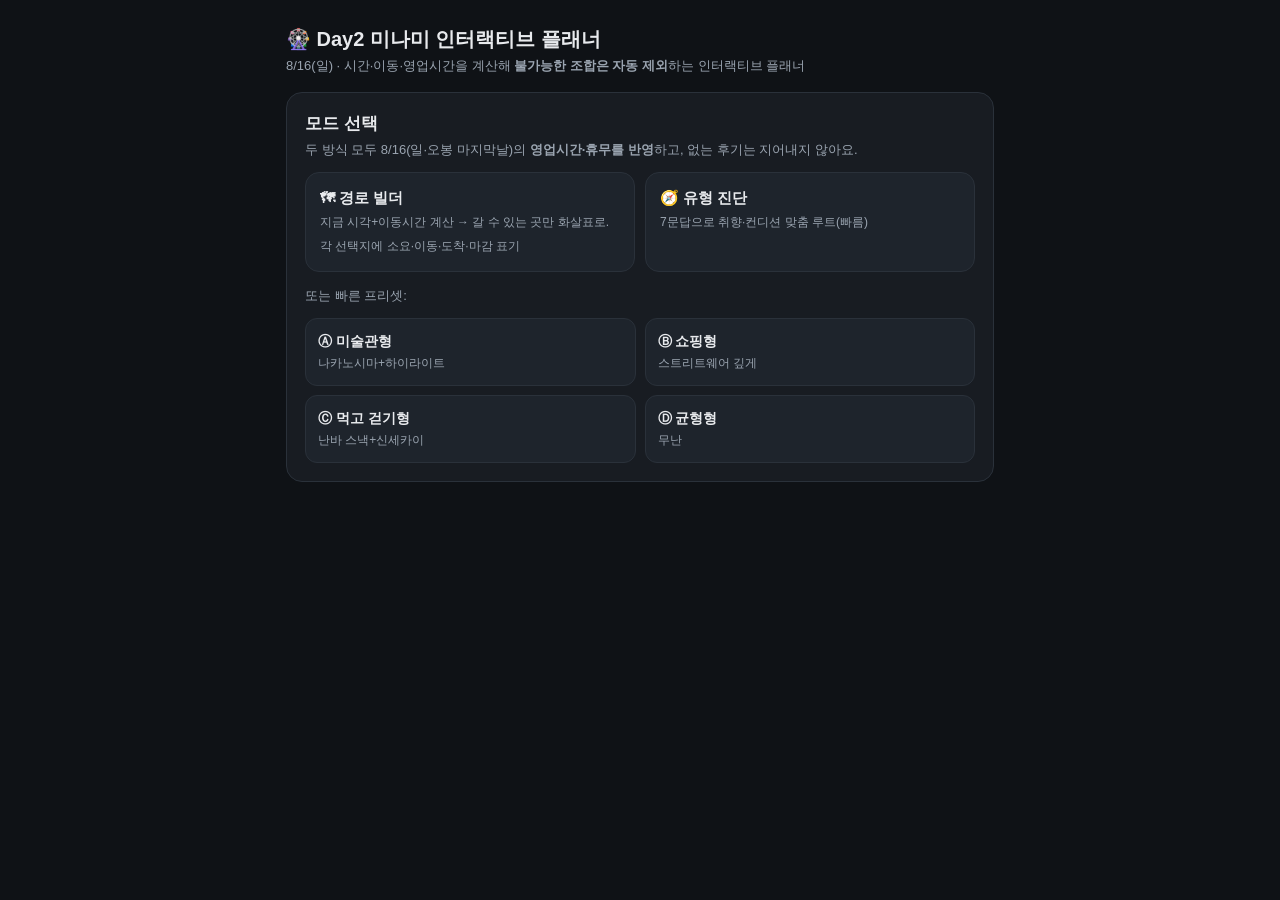
<file: day2_planner.html>
<!doctype html>
<html lang="ko"><head>
<meta charset="utf-8">
<meta name="viewport" content="width=device-width,initial-scale=1,viewport-fit=cover">
<title>Day2 오사카 미나미 인터랙티브 플래너</title>
<style>
:root{--bg:#0f1216;--card:#181c22;--card2:#1e242c;--line:#2a313a;--text:#e8eaed;--muted:#9aa4b0;--accent:#ff7a59;--accent2:#5ac8fa;--good:#4ade80;--warn:#fbbf24;--bad:#f87171;--pill:#242b34}
*{box-sizing:border-box;-webkit-tap-highlight-color:transparent}
html,body{margin:0;background:var(--bg);color:var(--text);font-family:-apple-system,BlinkMacSystemFont,"Apple SD Gothic Neo","Noto Sans KR",sans-serif;line-height:1.5}
.wrap{max-width:740px;margin:0 auto;padding:18px 16px 80px}
h1{font-size:20px;margin:6px 0 2px}
.sub{color:var(--muted);font-size:13px;margin-bottom:16px}
.card{background:var(--card);border:1px solid var(--line);border-radius:16px;padding:18px;margin:14px 0}
.q{font-size:17px;font-weight:700;margin-bottom:4px}
.qhint{color:var(--muted);font-size:13px;margin-bottom:12px}
.opts{display:flex;flex-direction:column;gap:9px}
.opt{background:var(--card2);border:1px solid var(--line);border-radius:12px;padding:12px 14px;cursor:pointer;transition:.12s;font-size:15px}
.opt:hover{border-color:var(--accent)}
.opt b{display:block;margin-bottom:2px}
.opt .pc{font-size:12px;margin-top:4px}.opt .pc .p{color:var(--good)}.opt .pc .c{color:var(--warn)}
.opt.sel{border-color:var(--accent);background:#26201d}
.bar{height:6px;background:var(--pill);border-radius:99px;overflow:hidden;margin:14px 0}
.bar>div{height:100%;background:linear-gradient(90deg,var(--accent),var(--accent2));width:0;transition:.3s}
.row{display:flex;gap:10px;flex-wrap:wrap;margin-top:14px}
.btn{background:var(--accent);color:#1a1206;border:none;border-radius:12px;padding:12px 18px;font-size:15px;font-weight:700;cursor:pointer}
.btn.ghost{background:transparent;color:var(--text);border:1px solid var(--line)}
.btn.mini{padding:9px 12px;font-size:13px}
.btn:disabled{opacity:.4;cursor:not-allowed}
.modegrid{display:grid;grid-template-columns:1fr 1fr;gap:10px;margin-top:10px}
.mode{background:var(--card2);border:1px solid var(--line);border-radius:14px;padding:14px;cursor:pointer}
.mode:hover{border-color:var(--accent)}
.mode b{display:block;font-size:15px}.mode small{color:var(--muted);font-size:12px}
.presets{display:grid;grid-template-columns:1fr 1fr;gap:9px;margin-top:12px}
.preset{background:var(--card2);border:1px solid var(--line);border-radius:12px;padding:12px;cursor:pointer;font-size:14px}
.preset:hover{border-color:var(--accent2)}.preset b{display:block}.preset small{color:var(--muted);font-size:12px}
.typebox{background:linear-gradient(135deg,#26201d,#1a2430);border:1px solid var(--line);border-radius:16px;padding:18px}
.typebox .tt{font-size:22px;font-weight:800}.typebox .td{color:var(--muted);font-size:14px;margin-top:4px}
.tl{margin:8px 0 0;padding-left:4px}
.stop{border-left:2px solid var(--line);padding:0 0 16px 16px;position:relative;margin-left:6px}
.stop::before{content:"";position:absolute;left:-7px;top:3px;width:12px;height:12px;border-radius:50%;background:var(--accent);border:2px solid var(--bg)}
.stop .tm{font-weight:700;color:var(--accent2);font-size:14px}
.stop .ac{font-weight:700;margin:1px 0 6px}
.place{background:var(--card2);border:1px solid var(--line);border-radius:12px;padding:11px 12px;margin:7px 0}
.place .pn{font-weight:700;font-size:14.5px}.place .pf{color:var(--muted);font-size:12.5px;margin-top:2px}
.place .pr{font-size:13px;margin-top:6px}.place .alt{font-size:12.5px;margin-top:7px;padding-top:7px;border-top:1px dashed var(--line);color:var(--warn)}
.g{color:var(--good)}.w{color:var(--warn)}.b{color:var(--bad)}
.note{background:#1a2430;border:1px solid var(--line);border-radius:12px;padding:12px 14px;font-size:13px;margin:12px 0;color:#cfe3f5}
.warnbox{background:#2a1e1a;border:1px solid #5a3a2a;border-radius:12px;padding:12px 14px;font-size:13px;margin:12px 0;color:#ffd9c2}
.warnbox li{margin:4px 0}
.cheat{background:var(--card);border:1px solid var(--line);border-radius:14px;padding:14px 16px;margin:14px 0}
.cheat h3{margin:0 0 8px;font-size:15px}.cheat li{font-size:13px;margin:5px 0}
.hidden{display:none}
.mini{color:var(--muted);font-size:12px;margin-top:6px}
/* builder */
.statusbar{position:sticky;top:0;z-index:5;background:linear-gradient(135deg,#1a2430,#26201d);border:1px solid var(--line);border-radius:14px;padding:12px 14px;margin-bottom:12px}
.statusbar .now{font-size:18px;font-weight:800;color:var(--accent2)}
.statusbar .at{font-size:13px;color:var(--muted)}
.optb{background:var(--card2);border:1px solid var(--line);border-radius:12px;padding:12px 13px;margin:8px 0;cursor:pointer;transition:.12s}
.optb:hover{border-color:var(--accent)}
.optb .h{font-weight:700;font-size:15px}
.optb .m{font-size:12.5px;color:var(--accent2);margin-top:3px}
.optb .d{font-size:12px;color:var(--muted);margin-top:3px}
.excl{opacity:.5;border-style:dashed;cursor:not-allowed}
.excl .m{color:var(--bad)}
.optgrid{display:grid;grid-template-columns:repeat(auto-fill,minmax(235px,1fr));gap:9px}
.catsec{margin:10px 0}
.cathd{font-size:12.5px;color:var(--accent2);font-weight:700;margin:10px 0 4px;border-bottom:1px solid var(--line);padding-bottom:3px}
.optb .dd{font-size:12.5px;margin-top:3px;color:var(--text)}
.wf{font-size:12.5px;color:#ffd9a8;margin-top:5px;line-height:1.45}
.overlay{position:fixed;inset:0;background:rgba(0,0,0,.65);display:flex;align-items:center;justify-content:center;z-index:30;padding:16px}
.overlay.hidden{display:none}
.modal{background:var(--card);border:1px solid var(--line);border-radius:16px;max-width:520px;width:100%;max-height:85vh;overflow:auto;padding:20px}
.modal .mt{font-size:19px;font-weight:800}
.modal .ms{color:var(--muted);font-size:12.5px;margin:3px 0 12px}
.modal .mbody{font-size:13.5px;line-height:1.65}
.modal .mrow{display:flex;gap:10px;margin-top:16px}
.optb{position:relative}
.optb::after{content:"자세히 ›";position:absolute;right:11px;bottom:9px;font-size:11px;color:var(--accent2)}
.optb.excl::after{content:none}
.optb.excl{cursor:default}
.pathitem{font-size:13px;padding:6px 0;border-bottom:1px dashed var(--line)}
.pathitem b{color:var(--accent2)}
.synctime{background:#1e3a2e;border:1px solid #2f5c46;color:#4ade80;border-radius:12px;padding:9px 12px;font-size:13px;cursor:pointer;touch-action:manipulation}
.timeadjust{display:flex;gap:6px;flex-wrap:wrap;margin-top:8px}
.timeadjust button{background:var(--card2);border:1px solid var(--line);color:var(--text);border-radius:99px;padding:6px 12px;font-size:12.5px;cursor:pointer;touch-action:manipulation}
.timeadjust button:hover{border-color:var(--accent2)}
.anchorbox{background:linear-gradient(135deg,#2a1f14,#1a2a1f);border:1px solid #4a3a24;border-radius:14px;padding:13px 15px;margin:10px 0;font-size:13px}
.anchorbox .at{font-size:15px;font-weight:800;color:#ffce7a}
.anchorbox .ad{color:var(--muted);font-size:12px;margin-top:3px;line-height:1.5}
.shortwarn{background:#332615;border:1px solid #5c4620;border-radius:8px;padding:6px 9px;margin-top:6px;font-size:12px;color:#ffd58a}
.waitwarn{background:#152a33;border:1px solid #205c5c;border-radius:8px;padding:6px 9px;margin-top:6px;font-size:12px;color:#8adfff}
.exclrow{font-size:12.5px;color:#ff9a8a;padding:5px 0;border-bottom:1px dashed var(--line)}
.exclrow:last-child{border-bottom:none}
.aimpact{font-size:11.5px;margin-top:6px;padding-top:6px;border-top:1px dashed var(--line)}
.aimpact.ok{color:#7ad88a}
.aimpact.warn{color:#ffce7a}
.aimpact.danger{color:#ff7a7a}
.now{display:flex;align-items:center;justify-content:space-between;gap:8px;flex-wrap:wrap}
.sbtoggle{font-size:11px;color:var(--accent2);background:var(--card2);border:1px solid var(--line);border-radius:99px;padding:4px 10px;cursor:pointer;touch-action:manipulation;flex:none;touch-action:manipulation}
.sbdetail{margin-top:6px}
.rowmini{display:flex;gap:6px;flex-wrap:wrap;margin-top:8px}
.rowmini .btn.ghost.mini{padding:6px 10px;font-size:11.5px}
a{color:var(--accent2)}
</style>
</head>
<body>
<div class="wrap">
<h1>🎡 Day2 미나미 인터랙티브 플래너</h1>
<div class="sub">8/16(일) · 시간·이동·영업시간을 계산해 <b>불가능한 조합은 자동 제외</b>하는 인터랙티브 플래너</div>

<!-- INTRO -->
<div id="intro" class="card">
  <div class="q">모드 선택</div>
  <div class="qhint">두 방식 모두 8/16(일·오봉 마지막날)의 <b>영업시간·휴무를 반영</b>하고, 없는 후기는 지어내지 않아요.</div>
  <div class="modegrid">
    <div class="mode" onclick="showBuilder()"><b>🗺 경로 빌더</b><small>지금 시각+이동시간 계산 → 갈 수 있는 곳만 화살표로. 각 선택지에 소요·이동·도착·마감 표기</small></div>
    <div class="mode" onclick="start()"><b>🧭 유형 진단</b><small>7문답으로 취향·컨디션 맞춤 루트(빠름)</small></div>
  </div>
  <div class="qhint" style="margin-top:14px">또는 빠른 프리셋:</div>
  <div class="presets">
    <div class="preset" onclick="preset('A')"><b>Ⓐ 미술관형</b><small>나카노시마+하이라이트</small></div>
    <div class="preset" onclick="preset('B')"><b>Ⓑ 쇼핑형</b><small>스트리트웨어 깊게</small></div>
    <div class="preset" onclick="preset('C')"><b>Ⓒ 먹고 걷기형</b><small>난바 스낵+신세카이</small></div>
    <div class="preset" onclick="preset('D')"><b>Ⓓ 균형형</b><small>무난</small></div>
  </div>
</div>

<!-- BUILDER -->
<div id="builder" class="hidden"></div>

<!-- QUIZ -->
<div id="quiz" class="hidden">
  <div class="bar"><div id="prog"></div></div>
  <div id="qcard" class="card"></div>
  <div class="row">
    <button class="btn ghost" id="backBtn" onclick="back()">← 이전</button>
    <button class="btn" id="nextBtn" onclick="next()" disabled>다음 →</button>
  </div>
</div>

<div id="result" class="hidden"></div>
<div id="detail" class="overlay hidden" onclick="if(event.target===this)closeDetail()"><div class="modal" id="detailBody"></div></div>
</div>

<script>
// ================= 공통 장소 데이터 (좌표·영업·머무는시간) =================
// o/c = 오픈/마감(분). dwell=넉넉히 잡은 머무는시간(분). 좌표로 이동시간 자동 계산.
const DB=[
 {id:"museum",n:"나카노시마 미술관",reg:"나카노시마",cat:"미술·전망",lat:34.6924,lng:135.4914,o:600,c:1020,dwell:150,tag:"미술·건축",desc:"오사카 대표 시립미술관. 검은 큐브 건축·근현대미술·디자인 소장.",note:"카를 발저展(페르메이르는 8/21~ 못 봄). 월휴지만 일요일 영업"},
 {id:"supreme",n:"슈프림 오사카",reg:"아메무라",cat:"쇼핑",lat:34.6709,lng:135.4959,o:660,c:1200,dwell:45,tag:"스트리트웨어",desc:"스트리트웨어 성지. 주간 드롭 문화·일본 정가 메리트. 구경+시착 여유있게.",note:"드롭 다음날이라 신상 공백 가능, 구경·정가구매 OK"},
 {id:"palace",n:"팔라스 오사카",reg:"아메무라",cat:"쇼핑",lat:34.6717,lng:135.4985,o:720,c:1140,dwell:40,tag:"스트리트웨어",desc:"영국 스케이트 브랜드. 슈프림과 함께 스트리트 양대.",note:""},
 {id:"human",n:"휴먼메이드(파르코)",reg:"신사이바시",cat:"쇼핑",lat:34.6718,lng:135.5006,o:660,c:1260,dwell:45,tag:"스트리트웨어",desc:"NIGO 브랜드. 곰·하트·오리 로고 굿즈·의류. 파르코 내(실내·시원).",note:""},
 {id:"porter",n:"포터 익스체인지",reg:"신사이바시",cat:"쇼핑",lat:34.6722,lng:135.5010,o:660,c:1200,dwell:40,tag:"가방",desc:"일본 대표 가방 포터(요시다카방). 탱커·가죽 라인.",note:"다른 포터 지점보다 동선 유리"},
 {id:"stussy",n:"스투시 챕터",reg:"신사이바시",cat:"쇼핑",lat:34.6722,lng:135.5001,o:660,c:1200,dwell:40,tag:"스트리트웨어",desc:"원조 스트리트웨어. 지역 챕터 한정 아이템 가능.",note:""},
 {id:"chiikawa",n:"치이카와랜드",reg:"신사이바시",cat:"쇼핑",lat:34.6718,lng:135.5006,o:660,c:1260,dwell:35,tag:"캐릭터굿즈",desc:"인기 캐릭터 치이카와 공식 굿즈샵(파르코 내).",note:"혼잡·정리권 가능"},
 {id:"orange",n:"오렌지 스트리트",reg:"호리에",cat:"거리·산책",lat:34.6709,lng:135.4959,o:0,c:1440,dwell:50,tag:"트렌디 거리",desc:"호리에의 트렌디 거리(성수·연남 느낌). 편집숍·카페·인테리어숍 산책.",note:""},
 {id:"wad",n:"와드 카페(wad)",reg:"신사이바시",cat:"카페·디저트",lat:34.6710,lng:135.4990,o:660,c:1140,dwell:45,tag:"카페·빙수",desc:"⭐타베로그 백명점 일본차·화과자·여름 빙수(카키고오리) 카페.",note:"영업 ~19시 추정(재확인). 대기 있을 수"},
 {id:"makko",n:"규카츠 마코",reg:"신사이바시",cat:"먹거리",lat:34.6720,lng:135.5010,o:660,c:1320,dwell:60,tag:"규카츠",desc:"반생 소고기커틀릿을 개인 돌판에 구워먹는 규카츠.",note:"토미타와 택1"},
 {id:"wanaka",n:"와나카 타코야키",reg:"난바",cat:"먹거리",lat:34.6663,lng:135.5012,o:660,c:1260,dwell:30,tag:"타코야키",desc:"오사카 대표 타코야키 체인. 겉바속크리미·가마솥소금. 테이크아웃해 걸으며.",note:"회전 빠름"},
 {id:"rikuro",n:"리쿠로 치즈케익",reg:"난바",cat:"카페·디저트",lat:34.6659,lng:135.5023,o:690,c:990,dwell:20,tag:"디저트(포장) ⚠오전추천",desc:"오사카 명물 즉석 폭신 치즈케익. 저렴·유명·실패 적음.",note:"⚠오후엔 웨이팅+조기품절 위험, 오전 오픈런이면 10-20분 내 구매. 일요일이라 평일보다 붐빌 수 있음. 기내반입 가능"},
 {id:"kinryu",n:"킨류라멘",reg:"난바",cat:"먹거리",lat:34.6686,lng:135.5013,o:0,c:1440,dwell:35,tag:"라멘(24h)",desc:"도톤보리 상징(용 간판) 24시간 라멘. 김치·부추 셀프. 마무리 한 끼.",note:""},
 {id:"amato",n:"아마토 빙수(난바워크)",reg:"난바",cat:"카페·디저트",lat:34.6660,lng:135.5015,o:600,c:1290,dwell:35,tag:"빙수",desc:"일본식 빙수·디저트. 난바워크(지하)라 비·더위 회피.",note:""},
 {id:"sashisu",n:"사시스 스시바",reg:"난바",cat:"먹거리",lat:34.6665,lng:135.5010,o:660,c:1320,dwell:60,tag:"스시·안주",desc:"우니쿠·우나카츠산도 등 사진 잘 나오는 안주+저렴 스시·술. 지하.",note:"15-16시 대기 짧음"},
 {id:"yukari",n:"유카리 오코노미야키",reg:"난바",cat:"먹거리",lat:34.6655,lng:135.5031,o:660,c:1380,dwell:80,tag:"오코노미(착석)",desc:"눈앞 철판 오코노미야키 노포. 유카리야키·네기야키.",note:"대기 10-30분. 오봉 영업 확인"},
 {id:"tomita",n:"규카츠 토미타",reg:"난바",cat:"먹거리",lat:34.6652,lng:135.5030,o:660,c:1290,dwell:70,tag:"규카츠",desc:"인기 규카츠. 반생 소고기커틀릿 돌판 구이.",note:"웨이팅 큼(18시경 10팀)"},
 {id:"dotonbori",n:"도톤보리·글리코",reg:"난바",cat:"거리·야경",lat:34.6687,lng:135.5010,o:0,c:1440,dwell:50,tag:"거리·야경",desc:"글리코 러너 사인·간판 숲·강. 오사카 대표 거리, 첫 방문 필수 한 번.",note:"에비스바시 위 인증샷·리버크루즈"},
 {id:"hozenji",n:"호젠지요코초",reg:"난바",cat:"거리·야경",lat:34.6680,lng:135.5020,o:0,c:1440,dwell:25,tag:"분위기 골목",desc:"이끼 낀 부처(미즈카케후도)·돌길의 조용한 분위기 골목.",note:""},
 {id:"donki",n:"돈키호테 도톤보리",reg:"난바",cat:"쇼핑",lat:34.6690,lng:135.5020,o:0,c:1440,dwell:45,tag:"면세 쇼핑",desc:"종합 할인점. 기념품·간식·화장품 면세+쿠폰 최대17%. 관람차(에비스타워).",note:""},
 {id:"denden",n:"덴덴타운",reg:"난바",cat:"쇼핑",lat:34.6620,lng:135.5060,o:660,c:1200,dwell:60,tag:"오타쿠·전자",desc:"오사카의 아키하바라. 애니·피규어·전자·서브컬처 거리.",note:"관심시만"},
 {id:"tenshiba",n:"텐시바(잔디광장)",reg:"신세카이",cat:"거리·야경",lat:34.6465,lng:135.5063,o:0,c:1320,dwell:40,tag:"공원·산책",desc:"텐노지역 앞 잔디광장·카페·푸드. 걸어서 신세카이 진입 흐름.",note:"해질녘 산책"},
 {id:"shinsekai",n:"신세카이·츠텐카쿠",reg:"신세카이",cat:"거리·야경",lat:34.6524,lng:135.5063,o:0,c:1440,dwell:50,tag:"밤 거리·야경",desc:"레트로 네온·츠텐카쿠 타워·빌리켄(행운의 신). 밤이 하이라이트인 레트로 명소.",note:"밤 큰길 위주(외진 골목 비추)"},
 {id:"daruma",n:"쿠시카츠 다루마",reg:"신세카이",cat:"쿠시카츠(저녁)",lat:34.6524,lng:135.5060,o:660,c:1350,dwell:80,tag:"쿠시카츠(유명)",desc:"쿠시카츠 원조 유명 체인. 관광·접근 쉬움·실패 적음.",note:"소스 두 번 찍기 금지"},
 {id:"yaekatsu",n:"쿠시카츠 야에카츠",reg:"신세카이",cat:"쿠시카츠(저녁)",lat:34.6510,lng:135.5045,o:630,c:1230,dwell:80,tag:"쿠시카츠(현지줄)",desc:"잔잔요코초 현지 명물 노포. 카운터·회전 빠름·철냄비. 규헤레·굴·새우.",note:""},
 {id:"tengu",n:"쿠시카츠 텐구",reg:"신세카이",cat:"쿠시카츠(저녁)",lat:34.6512,lng:135.5049,o:660,c:1290,dwell:80,tag:"쿠시카츠(엄선)",desc:"엄선 재료 쿠시카츠 14종(신슈 아스파라·아와지 양파 등).",note:""},
 {id:"harukas",n:"아베노하루카스 전망대",reg:"덴노지",cat:"미술·전망",lat:34.6455,lng:135.5140,o:600,c:1320,dwell:50,tag:"전망·야경",desc:"일본 최고층급 300m 전망대(하루카스300)+백화점. 야경.",note:"야경 중복이면 스킵"},
];
const BYID={};DB.forEach(p=>BYID[p.id]=p);
// 상세 설명(day2_osaka_master.md 기반)
const DETAIL={
 museum:`<b>뭐하는 곳</b>: 2022 개관 오사카 시립미술관. 검은 큐브 건축(遠藤克彦)이 볼거리, 근현대미술·디자인·오사카 연고 컬렉션.<br><b>8/16</b>: 카를 발저展(스위스 화가·무대미술가) 개최 중. 유명 페르메이르 「진주 귀걸이 소녀」는 8/21 개막이라 <b>8/16엔 못 봄</b>.<br><b>운영</b>: 10-17시(입장16:30)·월휴(일 영업). 대형가방 코인로커·정숙.<br><b>판단</b>: 미술·건축·시원한 실내 오전이면 가치. 페르메이르 기대였다면 외관·건축만 보거나 스킵.`,
 supreme:`<b>뭐하는 곳</b>: 스트리트웨어 성지, 주간 드롭(발매) 문화. 아메무라(오사카 스트리트 1번지).<br><b>8/16 일요일</b>: 드롭(토) 다음날 → 핫신상 품절 가능하나 구경·정가구매 OK. 매일 11-20.<br><b>가격</b>: 일본 정가가 한국 리셀보다 대개 쌈(박스로고 7,000-11,000엔대). 면세 여권+5,000엔↑.<br><b>동선</b>: 팔라스·스투시·베이프·휴먼메이드와 한 바퀴로 묶기 좋음.`,
 palace:`<b>뭐하는 곳</b>: 영국 스케이트 브랜드 Palace. 슈프림과 함께 스트리트 양대.<br><b>운영</b>: 일 12-19(토 11-20, 평일 12-20).<br><b>팁</b>: 드롭 문화라 8/16 신상 여부는 확인. 슈프림과 세트로.`,
 human:`<b>뭐하는 곳</b>: NIGO 브랜드 Human Made. 곰·하트·오리 로고 굿즈·의류.<br><b>위치</b>: 신사이바시 파르코 내(실내·시원, 치이카와도 같은 건물).<br><b>팁</b>: 파르코점/별도매장 중복이니 하나만.`,
 porter:`<b>뭐하는 곳</b>: 일본 대표 가방 포터(요시다카방). 탱커·가죽 라인.<br><b>팁</b>: 신사이바시 익스체인지점이 동선 유리(다른 지점은 이탈). 가방 관심 있으면.`,
 stussy:`<b>뭐하는 곳</b>: 원조 스트리트웨어 스투시 오사카 챕터(우메다 챕터와 별개). 지역 챕터 한정 아이템 가능.<br><b>동선</b>: 신사이바시. 스트리트웨어 관심이면.`,
 chiikawa:`<b>뭐하는 곳</b>: 인기 캐릭터 치이카와 공식 굿즈샵(신사이바시 파르코).<br><b>팁</b>: 캐릭터 취향이면 필수, 아니면 패스. 실내(더위 쉼). 혼잡·정리권 가능.`,
 orange:`<b>뭐하는 곳</b>: 호리에의 트렌디 거리(타치바나도리). 편집숍·카페·인테리어숍·패션. 성수·연남 느낌.<br><b>팁</b>: 걷는 것 자체가 목적·무료, 사진 스팟 많음. 아메무라·신사이바시로 자연 연결.`,
 wad:`<b>뭐하는 곳</b>: 타베로그 <b>카페 WEST 백명점</b> 일본차·화과자 카페. 미니멀 공간, 말차·호지차.<br><b>여름</b>: 카키고오리(빙수) 인기.<br><b>팁</b>: 워크인·피크 웨이팅. 영업 ~19시 추정(재확인). 쇼핑 중 폭염 쉼터로 A급.`,
 makko:`<b>뭐하는 곳</b>: 규카츠(소고기 커틀릿, 반생을 개인 돌판에 구워먹음). 첫 일본에 인기.<br><b>팁</b>: 난바 토미타와 규카츠 중복 → 택1. 점심 옵션.`,
 wanaka:`<b>뭐하는 곳</b>: 오사카 대표 타코야키 체인. 겉바속크리미, 가마솥소금(釜炊き塩) 호평, 타코센도 인기.<br><b>이용</b>: 줄 있어도 회전 빠름. 테이크아웃해 걸으며(스낵 방침 부합). 갓 나온 건 매우 뜨거움.<br><b>판단</b>: 타코야키는 여기 1곳이면 충분(쥬하치방은 폐점 표기).`,
 rikuro:`<b>뭐하는 곳</b>: 오사카 명물 즉석 치즈케익. 1회 12개씩 종일 구움, 팬 두드리면 출렁이는 폭신함(덴마크 크림치즈).<br><b>이용</b>: 1층 테이크아웃/2-3층 카페.<br>⚠<b>오후에 가면 엄청난 웨이팅+조기품절 위험, 오전 오픈런이면 10-20분 내 구매 가능</b>(실제 방문 후기). 8/16은 일요일이라 평일보다 붐빌 수 있어 더더욱 오전 최우선 공략.<br><b>가격</b>: 약 1만원대(한국보다 6-7천원 저렴). <b>기내 반입 가능</b>해서 부담 없이 포장.<br><b>판단</b>: 하루 일정 맨 앞(도착 직후)에 배치 추천.`,
 kinryu:`<b>뭐하는 곳</b>: 도톤보리 상징(초록 용 간판) 24시간 라멘. 돈코츠, 김치·마늘·부추 셀프 무료.<br><b>판단</b>: 맛보다 관광 경험·마무리 한 끼. 애매한 시간/야식.`,
 amato:`<b>뭐하는 곳</b>: 일본식 빙수·디저트(난바워크 지하).<br><b>팁</b>: 지하라 비·더위 회피 겸. 리쿠로와 디저트 중복이니 취향껏.`,
 sashisu:`<b>뭐하는 곳</b>: 우니쿠(성게+고기)·에비7·우나카츠산도 등 사진 잘 나오는 안주+저렴 스시·술. 난바워크 내.<br><b>이용</b>: <b>15-16시 애매한 시간 공략</b>하면 대기 짧음. 예약불가·워크인. 지하라 날씨 무관.<br><b>판단</b>: 가볍게 한 잔+안주면 반쯤 스낵성으로도.`,
 yukari:`<b>뭐하는 곳</b>: 난바 노포 오코노미야키. 눈앞 철판 체험, 유카리야키·네기야키·야키소바.<br><b>이용</b>: 보통 직원이 구워줌. 착석형이라 스낵 방침엔 후순위. 피크 10-30분 대기.<br><b>주의</b>: 부정기휴무 → 8/16 오봉 영업 확인.`,
 tomita:`<b>뭐하는 곳</b>: 인기 규카츠. 반생 소고기커틀릿 개인 돌판 구이.<br><b>주의</b>: 웨이팅 큼(18시경 10팀). 대기 짧은 시간대에. 마코와 택1.`,
 dotonbori:`<b>뭐하는 곳</b>: 글리코 러너 사인·간판 숲·도톤보리강. 오사카 대표 거리, 첫 방문 한 번은.<br><b>팁</b>: 글리코 인증샷은 에비스바시(다리) 위에서. 돈보리 리버크루즈도.`,
 hozenji:`<b>뭐하는 곳</b>: 이끼 낀 부처(미즈카케후도)와 돌길의 조용한 분위기 골목(도톤보리 옆).<br><b>판단</b>: 골목 자체가 구경 가치. 지나며 구경, 식사는 선택.`,
 donki:`<b>뭐하는 곳</b>: 종합 할인점(24시간 많음). 도톤보리점엔 관람차(에비스타워)도.<br><b>할인</b>: 면세 10%+쿠폰(1만엔↑5%/3만엔↑7%) 최대 17%, 앱/입구 바코드.<br><b>팁</b>: 3곳 중 동선상 하나만. 기념품·간식.`,
 denden:`<b>뭐하는 곳</b>: 오사카의 아키하바라. 애니·피규어·전자·서브컬처 거리.<br><b>판단</b>: 오타쿠·서브컬처 관심 있을 때만. 필수 아님.`,
 tenshiba:`<b>뭐하는 곳</b>: 텐노지역 앞 잔디광장(덴시바)+공원. 카페·푸드·가족 분위기.<br><b>동선</b>: 추천 동선=텐노지→텐시바 산책→걸어서 신세카이·츠텐카쿠. 해질녘 좋음.`,
 shinsekai:`<b>뭐하는 곳</b>: 20세기초 레트로 번화가. 츠텐카쿠 타워 네온·쿠시카츠 거리·빌리켄(행운의 신 발바닥). 밤이 하이라이트인 레트로 명소.<br><b>주의</b>: 밤엔 큰길·번화가 위주(니시나리 인접, 외진 골목 비추). 큰길은 관광객 많고 안전.<br><b>이용</b>: 여기서 쿠시카츠 저녁+야경.`,
 daruma:`<b>뭐하는 곳</b>: 쿠시카츠 원조 유명 체인('소스 두 번 금지' 발상지). 도톤보리·난바에도 지점.<br><b>판단</b>: 관광·접근 쉬움·실패 적음. 양배추 무한리필.`,
 yaekatsu:`<b>뭐하는 곳</b>: 잔잔요코초 현지 명물 쿠시카츠 노포(動物園前 2분). 카운터만·줄서지만 회전 빠름, 철냄비 튀김.<br><b>추천</b>: 규헤레(소안심)·굴·새우. 로컬 감성.`,
 tengu:`<b>뭐하는 곳</b>: 엄선 재료 쿠시카츠 14종(신슈 아스파라·아와지 양파 등). 動物園前 2분.<br><b>판단</b>: 재료 퀄리티. 다루마·야에카츠보다 덜 알려짐.`,
 harukas:`<b>뭐하는 곳</b>: 일본 최고층급(300m) 전망대 하루카스300+백화점(텐노지).<br><b>판단</b>: 야경 좋으나 헵파이브·우메다스카이·신세카이 야경과 중복 → 꽂히면. 유료·동선이탈 1km.`,
};
const START={n:"우메다(숙소)",lat:34.7025,lng:135.4959};
const ANCHOR=null; // Day2는 고정 예약/교통편 앵커 없음
function hh(m){m=Math.round(((m%1440)+1440)%1440);return String(Math.floor(m/60)).padStart(2,'0')+':'+String(m%60).padStart(2,'0');}
function hav(a,b){const R=6371,dLat=(b.lat-a.lat)*Math.PI/180,dLng=(b.lng-a.lng)*Math.PI/180,la1=a.lat*Math.PI/180,la2=b.lat*Math.PI/180;const x=Math.sin(dLat/2)**2+Math.cos(la1)*Math.cos(la2)*Math.sin(dLng/2)**2;return 2*R*Math.asin(Math.sqrt(x));}
function travel(a,b){const d=hav(a,b);let m,mode;if(d<1.0){m=Math.max(5,Math.round(d*14/5)*5);mode='🚶 도보';}else{m=Math.round((d*4.5+9)/5)*5;mode='🚇 지하철';}return{m,mode,d};} // 넉넉히
function hoursText(p){if(p.o===0&&p.c===0)return'⛔ 오늘 정기휴무';if(p.o===0&&p.c>=1440)return'🕒 상시 이용(24시간/거리)';return `🕒 오늘(일) ${hh(p.o)}-${hh(p.c)}${p.lo!=null?' (L.O.'+hh(p.lo)+')':''} 영업`;}
// ===== 핵심 판정: 마감 임박해도 짧게라도 볼 수 있으면 선택 가능. 진짜 불가능(정기휴무·L.O.초과)만 제외 =====
function timingInfo(p, rawArr){
  const closedAllDay = (p.o===0 && p.c===0);
  const cutoff = (p.lo!=null) ? p.lo : p.c;
  const start = Math.max(rawArr, p.o||0);
  const wait = rawArr < (p.o||0);
  const ok = !closedAllDay && start < cutoff;
  const available = (p.c>=1440) ? Infinity : Math.max(0, cutoff-start);
  const short = ok && isFinite(available) && available < p.dwell;
  const actualDwell = ok ? Math.max(5, Math.min(p.dwell, isFinite(available)?available:p.dwell)) : 0;
  let reason='';
  if(closedAllDay) reason='오늘 정기휴무';
  else if(!ok) reason=(p.lo!=null)?`L.O. ${hh(cutoff)} 지남(도착 ${hh(start)})`:`마감 ${hh(cutoff)} 지남(도착 ${hh(start)})`;
  return {closedAllDay, ok, wait, available, short, actualDwell, start, reason};
}
// 8/16(일) 예보(33/25℃·강수확률 40%·오후 국지 뇌우) 기반 시간대별 수치+체감 추정
function weatherFeel(m){const h=(((m%1440)+1440)%1440)/60;let d;
 if(h<10) d={i:'☀️',temp:'28-30℃',feelt:'체감 30℃',hum:78,pop:10,rain:'0mm',t:'아침 맑음·습하지만 걸을 만. 야외·미술관 오전이 쾌적'};
 else if(h<12) d={i:'🌤️',temp:'31-33℃',feelt:'체감 34℃',hum:66,pop:20,rain:'0mm',t:'맑다 흐려짐·햇볕 강, 슬슬 후텁지근. 실내(파르코·아케이드) 섞기'};
 else if(h<15) d={i:'🥵',temp:'33℃',feelt:'체감 35℃+',hum:60,pop:30,rain:'0~0.5mm',t:'한낮 최고·매우 후텁지근. 11-15시 야외 오래 금물, 카페·지하로'};
 else if(h<18) d={i:'🌦️',temp:'30-32℃',feelt:'체감 34℃',hum:72,pop:40,rain:'소나기 시 1-3mm/h',t:'흐림·국지 소나기/뇌우 가능. 끈적끈적, 우산+실내 비중↑'};
 else if(h<20) d={i:'🌆',temp:'27-29℃',feelt:'체감 31℃',hum:75,pop:30,rain:'0~1mm',t:'초저녁·조금 누그러지나 습함. 소나기 잔여 가능, 야경 무난'};
 else d={i:'🌙',temp:'25-26℃',feelt:'열대야',hum:80,pop:20,rain:'0mm',t:'밤·열대야·습함. 신세카이 네온·쿠시카츠·야경 좋음'};
 d.num=`🌡 ${d.temp}(${d.feelt}) · 💧습도 ${d.hum}% · ☔강수 ${d.pop}%(${d.rain})`;
 return d;
}

// ================= 경로 빌더 =================
let B={cur:START,time:600,visited:new Set(),path:[]};
let sbOpen=false;
function toggleSb(){sbOpen=!sbOpen;renderBuilder();}
function showBuilder(){document.getElementById('intro').classList.add('hidden');document.getElementById('builder').classList.remove('hidden');B={cur:START,time:600,startTime:600,visited:new Set(),path:[]};renderStartTime();}
function renderStartTime(){
 document.getElementById('builder').innerHTML=`
 <div class="card"><div class="q">몇 시에 미나미 출발?</div>
  <div class="qhint">우메다 숙소에서 출발 기준. 이후는 이동시간이 자동 반영돼요.</div>
  <div class="opts">
   <div class="opt" onclick="setStart(570)"><b>09:30</b><small>미술관까지 넉넉 (부지런형)</small></div>
   <div class="opt" onclick="setStart(600)"><b>10:00</b><small>표준</small></div>
   <div class="opt" onclick="setStart(630)"><b>10:30</b><small>느긋하게</small></div>
  </div>
  <div class="row"><button class="btn ghost mini" onclick="location.reload()">← 모드 선택</button></div>
 </div>`;
}
function setStart(t){B.startTime=t;B.time=t;renderBuilder();}
function syncNow(){
 const d=new Date();
 let raw=d.getHours()*60+d.getMinutes();
 while(raw<B.time-360)raw+=1440; // 자정 넘어갔으면 다음날로 보정
 B.time=raw;
 renderBuilder();
}
function adjustTime(delta){B.time+=delta;renderBuilder();}
function editStart(){B.visited=new Set();B.path=[];B.cur=START;renderStartTime();}
function resetToPlan(){
 let t=B.startTime||600,cur=START;const newPath=[];
 for(const s of B.path){
  const p=BYID[s.id];const tv=travel(cur,p);const rawArr=t+tv.m;const wait=rawArr<(p.o||0);const start=Math.max(rawArr,p.o||0);
  newPath.push({id:s.id,name:s.name,arr:start,dwell:p.dwell,mode:tv.mode,tv:tv.m,wait,short:false});
  t=start+p.dwell;cur=p;
 }
 B.path=newPath;B.time=t;B.cur=cur;B.visited=new Set(newPath.map(s=>s.id));
 renderBuilder();
}
function optCard(o){const p=o.p;const ti=o.ti;
   let extra='';
   if(ti.wait){const waitMin=Math.round(p.o-(B.time+o.tv.m));extra+=`<div class="waitwarn">⏳ 오픈까지 ${waitMin>=60?Math.round(waitMin/60)+'시간 '+(waitMin%60)+'분':waitMin+'분'} 대기 필요${waitMin>=60?' — 다른 곳 먼저 들르는 것도 방법':''}</div>`;}
   if(ti.short){extra+=`<div class="shortwarn">⚠ 도착 후 최대 ${ti.actualDwell}분만 이용 가능 (평소 약 ${p.dwell}분보다 짧음)</div>`;}
   return `<div class="optb" onclick="openDetail('${p.id}')">
   <div class="h">▶ ${p.n} <span class="mini">(${ti.short?'단축 '+ti.actualDwell:'약 '+p.dwell}분 머묾)</span></div>
   <div class="dd">${p.desc||''}</div>
   <div class="m">${hoursText(p)}</div>
   <div class="m">${o.tv.mode} ${o.tv.m}분 → 도착 ${hh(B.time+o.tv.m)}</div>
   ${extra}
   ${p.note?`<div class="d">💡 ${p.note}</div>`:''}
  </div>`;}
function renderBuilder(){
 const opts=DB.filter(p=>!B.visited.has(p.id)).map(p=>{const tv=travel(B.cur,p);const rawArr=B.time+tv.m;const ti=timingInfo(p,rawArr);return {p,tv,ti};});
 const feasible=opts.filter(o=>o.ti.ok).sort((a,b)=>a.ti.start-b.ti.start);
 const excluded=opts.filter(o=>!o.ti.ok);
 const cats=["미술·전망","쇼핑","거리·산책","카페·디저트","먹거리","거리·야경","쿠시카츠(저녁)"];
 let sec=cats.map(c=>{const l=feasible.filter(o=>o.p.cat===c);if(!l.length)return'';return `<div class="catsec"><div class="cathd">${c} · ${l.length}</div><div class="optgrid">${l.map(optCard).join('')}</div></div>`;}).join('');
 let path=B.path.map((s,i)=>`<div class="pathitem"><b>${hh(s.arr)}</b> ${s.name} <span class="mini">(${s.dwell}분${s.wait?'·오픈대기':''}${s.short?'·단축':''} · ${s.mode} ${s.tv}분)</span> <a href="javascript:void(0)" onclick="undoTo(${i})" class="mini" style="color:var(--bad)">✕여기로 되돌리기</a></div>`).join('')||'<div class="mini">아직 없음 — 첫 목적지를 골라보세요.</div>';
 let excludedBox = excluded.length ? `<div class="warnbox">${excluded.map(o=>`<div class="exclrow">⛔ <b>${o.p.n}</b>는 ${o.ti.reason} 사유로 제외됨</div>`).join('')}</div>` : '';
 const late=B.time>=20*60+30;
 document.getElementById('builder').innerHTML=`
 <div class="statusbar"><div class="now">🕐 ${hh(B.time)} · 현재: ${B.cur.n} <span class="sbtoggle" onclick="toggleSb()">${sbOpen?'▲ 접기':'▼ 날씨·시각조정'}</span></div>
  <div class="sbdetail" style="${sbOpen?'':'display:none'}">
   <div class="wf">${weatherFeel(B.time).num}<br>${weatherFeel(B.time).i} ${weatherFeel(B.time).t}</div>
   <div class="at">시계가 흐르면 위 날씨도 바뀜(8/16 예보 기반 추정·라이브 아님). 이동시간=넉넉한 추정. 마감 임박해도 짧게 볼 수 있으면 선택 가능(⚠단축표시), 진짜 불가능만 제외.</div>
   <div class="timeadjust">
    <button onclick="adjustTime(-15)">-15분</button><button onclick="adjustTime(-5)">-5분</button><button onclick="adjustTime(5)">+5분</button><button onclick="adjustTime(15)">+15분</button><button onclick="adjustTime(30)">+30분</button>
   </div>
   <div class="rowmini"><button class="btn ghost mini" onclick="editStart()">🕐 출발시각 변경</button><button class="btn ghost mini" onclick="resetToPlan()" ${B.path.length?'':'disabled'}>📐 계획대로 재계산</button><button class="btn ghost mini" onclick="location.reload()">🔄 처음부터</button></div>
  </div>
  <div class="timeadjust" style="margin-top:6px"><button class="synctime" onclick="syncNow()">🕐 지금 실제 시각으로 맞추기</button></div>
 </div>
 <div class="card"><div class="q">🧭 지금까지 경로 ${B.path.length?`(${B.path.length}곳)`:''}</div>${path}
   ${B.path.length?'<div class="row"><button class="btn ghost mini" onclick="undoB()">↩ 마지막 한 곳 취소</button></div>':''}
 </div>
 ${excludedBox}
 ${late?'<div class="warnbox">🌙 저녁 8시 반 이후 — 야경 보고 마무리 권장.</div>':''}
 <div class="card"><div class="q">▶ 갈 수 있는 곳 (${feasible.length})</div>
   <div class="qhint">카테고리별. 각 카드에 <b>어떤 곳인지·소요·이동·도착·마감</b> 표기.</div>
   ${sec||'<div class="mini">남은 후보가 없어요.</div>'}
 </div>
 <div class="row"><button class="btn" onclick="finishB()">🌃 마무리·요약</button></div>`;
 window.scrollTo(0,0);
}
function pickB(id){const p=BYID[id];const tv=travel(B.cur,p);const rawArr=B.time+tv.m;const ti=timingInfo(p,rawArr);if(!ti.ok)return;B.path.push({id,name:p.n,arr:ti.start,dwell:ti.actualDwell,mode:tv.mode,tv:tv.m,wait:ti.wait,short:ti.short});B.time=ti.start+ti.actualDwell;B.cur=p;B.visited.add(id);renderBuilder();}
function openDetail(id){window._did=id;const p=BYID[id];const tv=travel(B.cur,p);const rawArr=B.time+tv.m;const ti=timingInfo(p,rawArr);
 document.getElementById('detailBody').innerHTML=`
  <div class="mt">${p.n}</div>
  <div class="ms">${p.tag} · ${hoursText(p)}<br>${tv.mode} ${tv.m}분 → 도착 ${hh(rawArr)}${ti.wait?' (오픈 '+hh(p.o)+' 대기)':''} · ${ti.short?'단축 '+ti.actualDwell:'약 '+p.dwell}분 머묾${!ti.ok?' <span class="b">· ⛔'+ti.reason+'</span>':''}</div>
  <div class="mbody">${DETAIL[id]||p.desc||''}${p.note?`<br><br>💡 ${p.note}`:''}${ti.short?`<br><br>⚠ 도착 후 최대 ${ti.actualDwell}분만 이용 가능(평소 약 ${p.dwell}분보다 짧음)`:''}</div>
  <div class="mrow">${ti.ok?'<button class="btn" onclick="selectDetail()">✅ 선택(경로에 추가)</button>':'<button class="btn" disabled>⛔ '+ti.reason+'</button>'}<button class="btn ghost" onclick="closeDetail()">닫기</button></div>`;
 document.getElementById('detail').classList.remove('hidden');}
function closeDetail(){document.getElementById('detail').classList.add('hidden');}
function selectDetail(){const id=window._did;closeDetail();pickB(id);}
function undoB(silent){const last=B.path.pop();if(!last){if(!silent)renderBuilder();return;}B.visited.delete(last.id);if(B.path.length){const prev=B.path[B.path.length-1];B.cur=BYID[prev.id];B.time=prev.arr+prev.dwell;}else{B.cur=START;B.time=B.startTime||600;}if(!silent)renderBuilder();}
function undoTo(i){while(B.path.length>i){undoB(true);}renderBuilder();}
function finishB(){
 let path=B.path.map(s=>`<div class="pathitem"><b>${hh(s.arr)}-${hh(s.arr+s.dwell)}</b> ${s.name} <span class="mini">(${BYID[s.id].tag} · ${s.mode} ${s.tv}분${s.wait?' · 오픈대기':''})</span></div>`).join('')||'<div class="mini">경로 없음</div>';
 let visitedRegions=[...new Set(B.path.map(s=>BYID[s.id].reg))];
 document.getElementById('builder').innerHTML=`
 <div class="typebox"><div class="tt">🗺 내가 짠 Day2 경로</div><div class="td">${B.path.length}곳 · 종료 ${hh(B.time)} · ${visitedRegions.join(' → ')}</div></div>
 <div class="card"><div class="q">타임라인</div>${path}</div>
 ${B.time>21*60+30?'<div class="warnbox">⚠ 종료가 늦어요 — 한두 곳 덜어도 좋아요.</div>':''}
 ${!B.path.some(s=>['daruma','yaekatsu','tengu'].includes(s.id))?'<div class="warnbox">🍢 신세카이 쿠시카츠(저녁 하이라이트)를 안 넣었어요 — 넣고 싶으면 뒤로 가서 저녁 시간대에 추가.</div>':''}
 <div class="cheat"><h3>🔁 비슷한 곳 우선순위</h3><ul>
   <li>타코야키=와나카(쥬하치방 폐점) · 규카츠=마코↔토미타 · 쿠시카츠=다루마(편함)/야에카츠(현지)/텐구(엄선) · 카페=와드(백명점)</li></ul></div>
 <div class="row"><button class="btn" onclick="showBuilder()">🔄 다시 짜기</button><button class="btn ghost mini" onclick="location.reload()">모드 선택</button></div>
 <div class="mini">상세 밑재료: day2_osaka_master.md. 일요일 제약 반영(우오토요 일휴 제외·미술관 일요일 영업·쥬하치방 폐점).</div>`;
 window.scrollTo(0,0);
}

// ================= 유형 진단(퀴즈) =================
const QS=[
 {k:"focus",q:"오늘의 무게중심은?",hint:"하루 색깔",opts:[
   {v:"art",t:"미술·건축도",p:"실내·폭염 회피·감성",c:"쇼핑·먹거리 압축"},
   {v:"shop",t:"쇼핑(스트리트웨어)",p:"익스클루시브·정가",c:"관심없으면 지루"},
   {v:"eat",t:"먹고 걷기",p:"오사카다움·부담 적음",c:"쇼핑·미술 얕음"},
   {v:"mix",t:"골고루",p:"무난",c:"깊게는 어려움"}]},
 {k:"museum",q:"나카노시마 미술관?",hint:"8/16 일요일 영업 ✅(월휴). 카를 발저展. 페르메이르는 8/21~ 못 봄",opts:[
   {v:"yes",t:"넣기(오전 2h)",p:"미술·건축·시원",c:"쇼핑·난바 압축"},
   {v:"short",t:"외관만 짧게",p:"공간감 맛보기",c:"페르메이르 기대면 김샘"},
   {v:"no",t:"스킵",p:"쇼핑·먹거리 풀가동",c:"미술 포기"}]},
 {k:"shop",q:"스트리트웨어 쇼핑?",hint:"아메무라·신사이바시 도보권",opts:[
   {v:"deep",t:"여러 곳 깊게",p:"브랜드 순회",c:"2-3h·더위 이동"},
   {v:"core",t:"핵심 2-3곳",p:"효율적",c:"일부 놓침"},
   {v:"none",t:"거의 안 함",p:"먹거리 몰입",c:"쇼핑 포기"}]},
 {k:"nanba",q:"난바 스타일?",hint:"일행과 ‘스낵 위주’ 합의",opts:[
   {v:"snack",t:"길거리 스낵",p:"조금씩·부담 적음",c:"제대로 한 끼 아님"},
   {v:"dine",t:"착석도",p:"오코노미·스시 체험",c:"웨이팅·시간"}]},
 {k:"wait",q:"웨이팅?",hint:"인기점 워크인 많음",opts:[
   {v:"ok",t:"줄 서도 OK",p:"명물 도전",c:"폭염 대기"},
   {v:"avoid",t:"노웨이팅",p:"시간·체력 절약",c:"핫플 일부 포기"}]},
 {k:"pace",q:"페이스?",hint:"폭염 34℃",opts:[
   {v:"relax",t:"여유",p:"덜 지침",c:"많이 못 봄"},
   {v:"normal",t:"보통",p:"밸런스",c:"—"},
   {v:"push",t:"빡세게",p:"알참",c:"더위·피로"}]},
 {k:"kushi",q:"쿠시카츠 취향?",hint:"저녁 하이라이트·소스 두번 금지",opts:[
   {v:"daruma",t:"유명·편하게",p:"실패 적음",c:"관광객"},
   {v:"yaekatsu",t:"현지 줄",p:"로컬·회전 빠름",c:"줄"},
   {v:"tengu",t:"엄선 재료",p:"퀄리티",c:"덜 알려짐"}]},
];
const P={ // 결과 카드용(퀴즈)
 museum:BYID.museum,supreme:BYID.supreme,palace:BYID.palace,human:BYID.human,porter:BYID.porter,stussy:BYID.stussy,chiikawa:BYID.chiikawa,orange:BYID.orange,wad:BYID.wad,makko:BYID.makko,wanaka:BYID.wanaka,rikuro:BYID.rikuro,kinryu:BYID.kinryu,amato:BYID.amato,sashisu:BYID.sashisu,yukari:BYID.yukari,tomita:BYID.tomita,dotonbori:BYID.dotonbori,hozenji:BYID.hozenji,denden:BYID.denden,tenshiba:BYID.tenshiba,shinsekai:BYID.shinsekai,daruma:BYID.daruma,yaekatsu:BYID.yaekatsu,tengu:BYID.tengu,harukas:BYID.harukas,
};
let A={},cur=0;
const PRESETS={A:{focus:'art',museum:'yes',shop:'core',nanba:'snack',wait:'avoid',pace:'normal',kushi:'daruma'},B:{focus:'shop',museum:'no',shop:'deep',nanba:'snack',wait:'ok',pace:'push',kushi:'yaekatsu'},C:{focus:'eat',museum:'no',shop:'none',nanba:'snack',wait:'ok',pace:'normal',kushi:'yaekatsu'},D:{focus:'mix',museum:'short',shop:'core',nanba:'snack',wait:'avoid',pace:'normal',kushi:'daruma'}};
function preset(k){A=Object.assign({},PRESETS[k]);buildResult(k);}
function start(){document.getElementById('intro').classList.add('hidden');document.getElementById('quiz').classList.remove('hidden');cur=0;render();}
function render(){const Q=QS[cur];document.getElementById('prog').style.width=((cur)/(QS.length)*100)+'%';
 let h=`<div class="q">${Q.q}</div><div class="qhint">${Q.hint}</div><div class="opts">`;
 Q.opts.forEach(o=>{h+=`<div class="opt ${A[Q.k]===o.v?'sel':''}" onclick="pick('${Q.k}','${o.v}')"><b>${o.t}</b><div class="pc"><span class="p">👍 ${o.p}</span>${o.c&&o.c!=='—'?` &nbsp; <span class="c">👎 ${o.c}</span>`:''}</div></div>`;});
 h+='</div>';document.getElementById('qcard').innerHTML=h;
 document.getElementById('backBtn').style.visibility=cur===0?'hidden':'visible';
 document.getElementById('nextBtn').disabled=!A[Q.k];
 document.getElementById('nextBtn').textContent=cur===QS.length-1?'결과 보기 ✨':'다음 →';}
function pick(k,v){A[k]=v;render();}
function back(){if(cur>0){cur--;render();}}
function next(){if(cur<QS.length-1){cur++;render();}else{document.getElementById('prog').style.width='100%';buildResult();}}
function pcard(key,alt){const p=P[key];if(!p)return'';let a=alt?`<div class="alt">↔ ${alt}</div>`:'';return `<div class="place"><div class="pn">${p.n} <span class="mini">(약 ${p.dwell}분)</span></div><div class="pf">${p.tag}${p.o?` · ~${hh(p.c)} 마감`:''}</div>${p.note?`<div class="pr">${p.note}</div>`:''}${a}</div>`;}
function stop(tm,ac,body){return `<div class="stop"><div class="tm">${tm}</div><div class="ac">${ac}</div>${body||''}</div>`;}
function typeName(){return {art:"🖼 미술·건축 미식형",shop:"🛍 스트리트 쇼퍼형",eat:"🍢 먹고 걷는 미식형",mix:"⚖ 밸런스 여행형"}[A.focus]||"여행형";}
function buildResult(presetKey){
 const {focus,museum,shop,nanba,wait,pace,kushi}=A;const rain=A.rain||'dry';
 let T=[],W=[];let clock=(museum==='yes')?570:600;
 const slot=d=>{const s=clock;clock+=d;return hh(s)+'-'+hh(clock);};
 T.push(stop(slot(20),'난바 먼저: 리쿠로 치즈케익 오픈런 구매 (약 20분)',pcard('rikuro')));
 if(museum==='yes'){T.push(stop(slot(150),'나카노시마 미술관 (약 2.5h)',pcard('museum')));T.push(stop(slot(40),'히고바시/나카노시마 간단 점심 (약 40분)',''));}
 else if(museum==='short'){T.push(stop(slot(30),'나카노시마 미술관 — 외관·건축만 (약 30분)',pcard('museum')));}
 let sb='';if(shop==='deep')sb=pcard('supreme')+pcard('palace')+pcard('human')+pcard('porter')+pcard('stussy')+pcard('orange')+(focus==='shop'?pcard('chiikawa'):'');
 else if(shop==='core')sb=pcard('supreme')+pcard('human')+pcard('orange');
 else sb=pcard('orange')+'<div class="mini">쇼핑은 관통만/패스.</div>';
 let sdur=shop==='deep'?210:shop==='core'?120:40;
 T.push(stop(slot(sdur),`아메무라·신사이바시·호리에 쇼핑 (약 ${Math.round(sdur/60*10)/10}h)`,sb));
 if(pace!=='push'||rain==='rain')T.push(stop(slot(40),'폭염/비 쉼 — 카페 1곳 (약 40분)',pcard('wad','대기 길면 오렌지스트리트 카페')));
 if(museum!=='yes'&&nanba==='snack'&&focus!=='eat')T.push(stop(slot(50),'신사이바시 간단 점심 (약 50분)',pcard('makko','규카츠는 마코↔토미타 택1')));
 let nb='';if(nanba==='snack'){nb+=pcard('wanaka','타코야키=와나카(쥬하치방 폐점)');nb+=pcard('dotonbori');if(rain==='rain')nb+=pcard('amato','비 오면 지하로');nb+=pcard('kinryu','출출하면 24h');}
 else{nb+=(wait==='avoid')?pcard('sashisu','줄 짧은 15-16시'):pcard('yukari','철판 체험(대기)');nb+=pcard('sashisu');nb+=pcard('dotonbori');nb+=pcard('hozenji','분위기 골목');}
 T.push(stop(slot(nanba==='snack'?90:120),`난바·도톤보리 ${nanba==='snack'?'(스낵·거리, 약 1.5h)':'(착석+거리, 약 2h)'}`,nb));
 if(clock<960){T.push(stop(hh(clock)+'-16:00','☕ 여유시간(카페·거리 구경) — 저녁 전까지',''));clock=960;}
 T.push(stop(slot(40),'텐시바 → 신세카이 진입 (약 40분)',pcard('tenshiba')));
 let kush=kushi||'daruma';let altk=(kush==='yaekatsu')?'줄 길면 다루마로':(kush==='daruma')?'현지면 야에카츠로':'줄 길면 다루마로';
 let ev=pcard('shinsekai');ev+=pcard(kush,(rain==='rain'?'비 그치면 ':'')+altk);
 ev+='<div class="mini">🍢 소스 <b class="w">두 번 찍기 금지</b>. 양배추 무한리필.</div>';
 if((wait==='ok'||focus==='eat')&&pace!=='relax')ev+=pcard('harukas','야경 중복이면 스킵');
 T.push(stop(slot(80),'신세카이 쿠시카츠 저녁 (약 80분)',ev));
 T.push(stop(slot(40),'츠텐카쿠·신세카이 야경 (약 40분)',''));
 T.push(stop(hh(clock),'미도스지선(M)으로 우메다 복귀',''));
 if(clock>21*60+10)W.push('일정이 늦음(예상 종료 ~'+hh(clock)+') → 쇼핑/난바에서 1-2개 덜어내세요.');
 if(focus==='art'&&museum==='no')W.push('미술 중심인데 미술관을 뺐어요 — 넣거나 국립국제미술관 등 대안.');
 if(focus==='shop'&&shop==='none')W.push('쇼핑 중심인데 쇼핑 최소 — 슈프림·휴먼메이드 정도는 추천.');
 if(museum==='yes'&&shop==='deep')W.push('미술관+쇼핑 깊게는 <b>시간 빡빡</b> → 쇼핑 핵심만/난바 압축.');
 if(museum==='yes'&&nanba==='dine'&&shop!=='none')W.push('미술관+착석 정찬+쇼핑은 과부하 → 스낵으로 or 쇼핑 최소.');
 if(nanba==='dine'&&wait==='avoid')W.push('착석+노웨이팅 상충 → 사시스 15-16시, 유카리 피크 피해.');
 if(pace==='push')W.push('폭염 34℃ 빡세게는 방전 위험 → 11-16시 야외 최소·카페로 식히기.');
 if(rain==='rain')W.push('오후 뇌우 시: 실내(파르코·난바워크·미술관) 위주, 야경·관람차는 비 그치면.');
 W.push('일요일 제약 반영: 우오토요(장어)=일휴 제외, 미술관 일요일 영업, 쥬하치방=폐점→와나카.');
 W.push('🍰 리쿠로 치즈케익은 <b>오전에 먼저</b> 다녀오는 걸로 순서를 옮겼어요 — 오후엔 웨이팅+조기품절 위험, 일요일이라 더 붐빌 수 있음.');
 let type=typeName();
 let desc=[museum==='yes'?'미술관○':museum==='short'?'미술관△':'미술관✕','쇼핑'+({deep:'깊게',core:'핵심',none:'최소'}[shop]||''),'난바'+(nanba==='snack'?'스낵':'착석'),rain==='rain'?'비대응':'맑음','페이스'+({relax:'여유',normal:'보통',push:'빡'}[pace]||''),'쿠시카츠 '+({daruma:'다루마',yaekatsu:'야에카츠',tengu:'텐구'}[kush])];
 let wl=W.map(x=>`<li>${x}</li>`).join('');
 document.getElementById('quiz').classList.add('hidden');
 document.getElementById('result').innerHTML=`
 <div class="typebox"><div class="tt">${presetKey?'프리셋 '+presetKey+' · ':''}${type}</div><div class="td">${desc.join(' · ')}</div></div>
 <div class="warnbox"><b>⚠ 현실 제약·트레이드오프</b><ul>${wl}</ul></div>
 <div class="note">각 지점에 <b>소요시간(약 N분)</b>과 <span class="w">↔ 대체안</span> 표기. 시각은 순차 계산이라 겹치지 않아요. 더 정밀하게 짜려면 상단 <b>🗺 경로 빌더</b> 모드(이동시간·마감 자동 반영) 추천.</div>
 <div class="tl">${T.join('')}</div>
 <div class="cheat"><h3>🔁 비슷한 곳 우선순위</h3><ul>
   <li>타코야키=와나카(쥬하치방 폐점) · 규카츠=마코↔토미타 · 스시=사시스(15-16시) · 쿠시카츠=다루마/야에카츠/텐구 · 카페=와드(백명점)</li></ul></div>
 <div class="cheat"><h3>⚠ 공통</h3><ul>
   <li>난바역=Osaka Metro なんば 기준 · 1일권 일요일 620엔 · 면세 여권+5,000엔↑ · 오봉 개인식당 영업 확인</li></ul></div>
 <div class="row"><button class="btn" onclick="location.reload()">🔄 처음부터</button><button class="btn ghost mini" onclick="A.rain=(A.rain==='rain')?'dry':'rain';buildResult();">☂ 날씨 토글</button></div>
 <div class="mini">day2_osaka_master.md 참고. 없는 후기는 지어내지 않음.</div>`;
 document.getElementById('result').classList.remove('hidden');window.scrollTo(0,0);
}
</script>
</body></html>
</file>
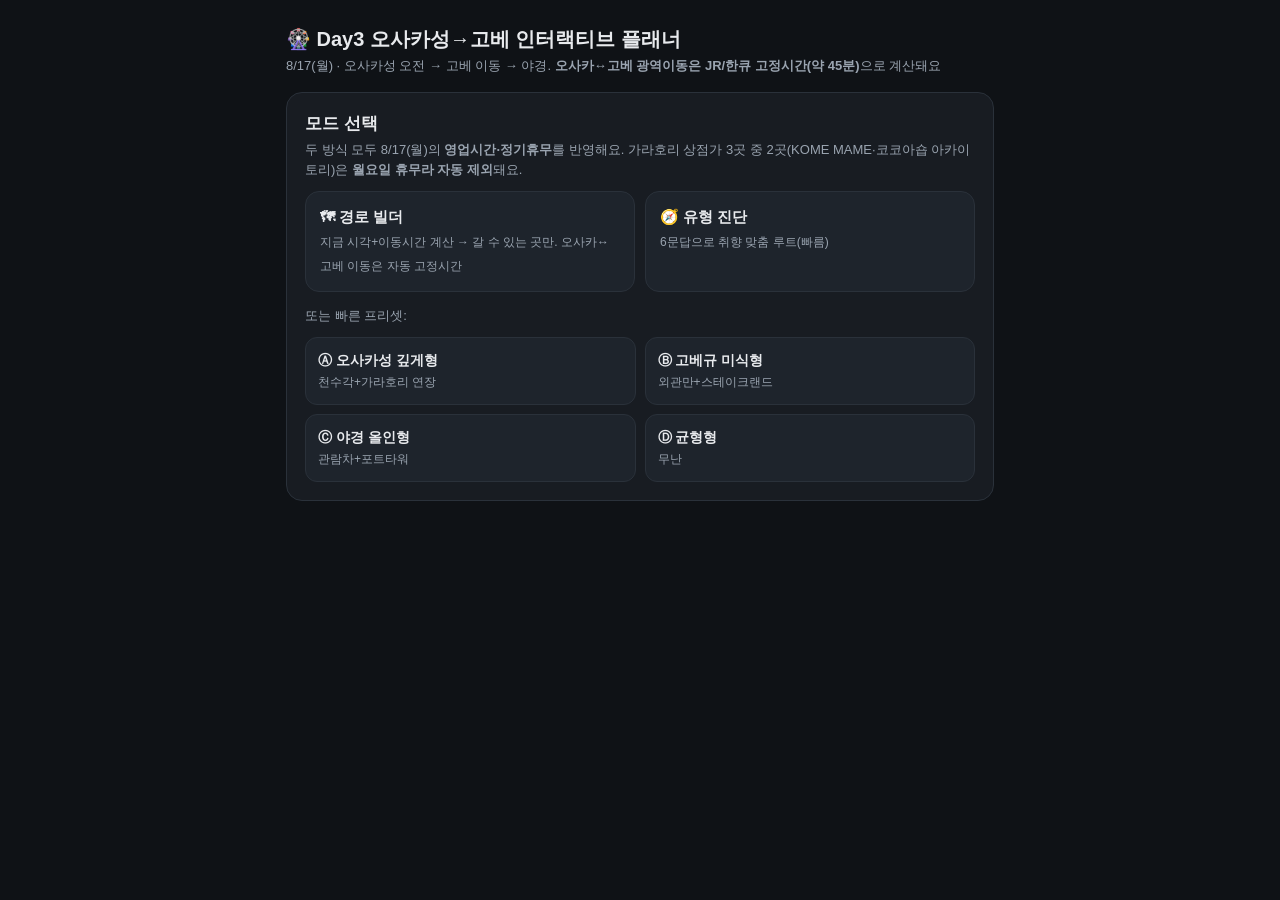
<file: day3_planner.html>
<!doctype html>
<html lang="ko"><head>
<meta charset="utf-8">
<meta name="viewport" content="width=device-width,initial-scale=1,viewport-fit=cover">
<title>Day3 오사카성→고베 인터랙티브 플래너</title>
<style>
:root{--bg:#0f1216;--card:#181c22;--card2:#1e242c;--line:#2a313a;--text:#e8eaed;--muted:#9aa4b0;--accent:#ff7a59;--accent2:#5ac8fa;--good:#4ade80;--warn:#fbbf24;--bad:#f87171;--pill:#242b34}
*{box-sizing:border-box;-webkit-tap-highlight-color:transparent}
html,body{margin:0;background:var(--bg);color:var(--text);font-family:-apple-system,BlinkMacSystemFont,"Apple SD Gothic Neo","Noto Sans KR",sans-serif;line-height:1.5}
.wrap{max-width:740px;margin:0 auto;padding:18px 16px 80px}
h1{font-size:20px;margin:6px 0 2px}
.sub{color:var(--muted);font-size:13px;margin-bottom:16px}
.card{background:var(--card);border:1px solid var(--line);border-radius:16px;padding:18px;margin:14px 0}
.q{font-size:17px;font-weight:700;margin-bottom:4px}
.qhint{color:var(--muted);font-size:13px;margin-bottom:12px}
.opts{display:flex;flex-direction:column;gap:9px}
.opt{background:var(--card2);border:1px solid var(--line);border-radius:12px;padding:12px 14px;cursor:pointer;transition:.12s;font-size:15px}
.opt:hover{border-color:var(--accent)}
.opt b{display:block;margin-bottom:2px}
.opt .pc{font-size:12px;margin-top:4px}.opt .pc .p{color:var(--good)}.opt .pc .c{color:var(--warn)}
.opt.sel{border-color:var(--accent);background:#26201d}
.bar{height:6px;background:var(--pill);border-radius:99px;overflow:hidden;margin:14px 0}
.bar>div{height:100%;background:linear-gradient(90deg,var(--accent),var(--accent2));width:0;transition:.3s}
.row{display:flex;gap:10px;flex-wrap:wrap;margin-top:14px}
.btn{background:var(--accent);color:#1a1206;border:none;border-radius:12px;padding:12px 18px;font-size:15px;font-weight:700;cursor:pointer}
.btn.ghost{background:transparent;color:var(--text);border:1px solid var(--line)}
.btn.mini{padding:9px 12px;font-size:13px}
.btn:disabled{opacity:.4;cursor:not-allowed}
.modegrid{display:grid;grid-template-columns:1fr 1fr;gap:10px;margin-top:10px}
.mode{background:var(--card2);border:1px solid var(--line);border-radius:14px;padding:14px;cursor:pointer}
.mode:hover{border-color:var(--accent)}
.mode b{display:block;font-size:15px}.mode small{color:var(--muted);font-size:12px}
.presets{display:grid;grid-template-columns:1fr 1fr;gap:9px;margin-top:12px}
.preset{background:var(--card2);border:1px solid var(--line);border-radius:12px;padding:12px;cursor:pointer;font-size:14px}
.preset:hover{border-color:var(--accent2)}.preset b{display:block}.preset small{color:var(--muted);font-size:12px}
.typebox{background:linear-gradient(135deg,#26201d,#1a2430);border:1px solid var(--line);border-radius:16px;padding:18px}
.typebox .tt{font-size:22px;font-weight:800}.typebox .td{color:var(--muted);font-size:14px;margin-top:4px}
.tl{margin:8px 0 0;padding-left:4px}
.stop{border-left:2px solid var(--line);padding:0 0 16px 16px;position:relative;margin-left:6px}
.stop::before{content:"";position:absolute;left:-7px;top:3px;width:12px;height:12px;border-radius:50%;background:var(--accent);border:2px solid var(--bg)}
.stop .tm{font-weight:700;color:var(--accent2);font-size:14px}
.stop .ac{font-weight:700;margin:1px 0 6px}
.place{background:var(--card2);border:1px solid var(--line);border-radius:12px;padding:11px 12px;margin:7px 0}
.place .pn{font-weight:700;font-size:14.5px}.place .pf{color:var(--muted);font-size:12.5px;margin-top:2px}
.place .pr{font-size:13px;margin-top:6px}.place .alt{font-size:12.5px;margin-top:7px;padding-top:7px;border-top:1px dashed var(--line);color:var(--warn)}
.g{color:var(--good)}.w{color:var(--warn)}.b{color:var(--bad)}
.note{background:#1a2430;border:1px solid var(--line);border-radius:12px;padding:12px 14px;font-size:13px;margin:12px 0;color:#cfe3f5}
.warnbox{background:#2a1e1a;border:1px solid #5a3a2a;border-radius:12px;padding:12px 14px;font-size:13px;margin:12px 0;color:#ffd9c2}
.warnbox li{margin:4px 0}
.cheat{background:var(--card);border:1px solid var(--line);border-radius:14px;padding:14px 16px;margin:14px 0}
.cheat h3{margin:0 0 8px;font-size:15px}.cheat li{font-size:13px;margin:5px 0}
.hidden{display:none}
.mini{color:var(--muted);font-size:12px;margin-top:6px}
.statusbar{position:sticky;top:0;z-index:5;background:linear-gradient(135deg,#1a2430,#26201d);border:1px solid var(--line);border-radius:14px;padding:12px 14px;margin-bottom:12px}
.statusbar .now{font-size:18px;font-weight:800;color:var(--accent2)}
.statusbar .at{font-size:13px;color:var(--muted)}
.optb{background:var(--card2);border:1px solid var(--line);border-radius:12px;padding:12px 13px;margin:8px 0;cursor:pointer;transition:.12s;position:relative}
.optb:hover{border-color:var(--accent)}
.optb .h{font-weight:700;font-size:15px}
.optb .m{font-size:12.5px;color:var(--accent2);margin-top:3px}
.optb .d{font-size:12px;color:var(--muted);margin-top:3px}
.excl{opacity:.5;border-style:dashed;cursor:not-allowed}
.excl .m{color:var(--bad)}
.optgrid{display:grid;grid-template-columns:repeat(auto-fill,minmax(235px,1fr));gap:9px}
.catsec{margin:10px 0}
.cathd{font-size:12.5px;color:var(--accent2);font-weight:700;margin:10px 0 4px;border-bottom:1px solid var(--line);padding-bottom:3px}
.optb .dd{font-size:12.5px;margin-top:3px;color:var(--text)}
.wf{font-size:12.5px;color:#ffd9a8;margin-top:5px;line-height:1.45}
.overlay{position:fixed;inset:0;background:rgba(0,0,0,.65);display:flex;align-items:center;justify-content:center;z-index:30;padding:16px}
.overlay.hidden{display:none}
.modal{background:var(--card);border:1px solid var(--line);border-radius:16px;max-width:520px;width:100%;max-height:85vh;overflow:auto;padding:20px}
.modal .mt{font-size:19px;font-weight:800}
.modal .ms{color:var(--muted);font-size:12.5px;margin:3px 0 12px}
.modal .mbody{font-size:13.5px;line-height:1.65}
.modal .mrow{display:flex;gap:10px;margin-top:16px}
.optb::after{content:"자세히 ›";position:absolute;right:11px;bottom:9px;font-size:11px;color:var(--accent2)}
.optb.excl::after{content:none}
.optb.excl{cursor:default}
.pathitem{font-size:13px;padding:6px 0;border-bottom:1px dashed var(--line)}
.pathitem b{color:var(--accent2)}
.synctime{background:#1e3a2e;border:1px solid #2f5c46;color:#4ade80;border-radius:12px;padding:9px 12px;font-size:13px;cursor:pointer;touch-action:manipulation}
.timeadjust{display:flex;gap:6px;flex-wrap:wrap;margin-top:8px}
.timeadjust button{background:var(--card2);border:1px solid var(--line);color:var(--text);border-radius:99px;padding:6px 12px;font-size:12.5px;cursor:pointer;touch-action:manipulation}
.timeadjust button:hover{border-color:var(--accent2)}
.anchorbox{background:linear-gradient(135deg,#2a1f14,#1a2a1f);border:1px solid #4a3a24;border-radius:14px;padding:13px 15px;margin:10px 0;font-size:13px}
.anchorbox .at{font-size:15px;font-weight:800;color:#ffce7a}
.anchorbox .ad{color:var(--muted);font-size:12px;margin-top:3px;line-height:1.5}
.shortwarn{background:#332615;border:1px solid #5c4620;border-radius:8px;padding:6px 9px;margin-top:6px;font-size:12px;color:#ffd58a}
.waitwarn{background:#152a33;border:1px solid #205c5c;border-radius:8px;padding:6px 9px;margin-top:6px;font-size:12px;color:#8adfff}
.exclrow{font-size:12.5px;color:#ff9a8a;padding:5px 0;border-bottom:1px dashed var(--line)}
.exclrow:last-child{border-bottom:none}
.aimpact{font-size:11.5px;margin-top:6px;padding-top:6px;border-top:1px dashed var(--line)}
.aimpact.ok{color:#7ad88a}
.aimpact.warn{color:#ffce7a}
.aimpact.danger{color:#ff7a7a}
.now{display:flex;align-items:center;justify-content:space-between;gap:8px;flex-wrap:wrap}
.sbtoggle{font-size:11px;color:var(--accent2);background:var(--card2);border:1px solid var(--line);border-radius:99px;padding:4px 10px;cursor:pointer;touch-action:manipulation;flex:none;touch-action:manipulation}
.sbdetail{margin-top:6px}
.rowmini{display:flex;gap:6px;flex-wrap:wrap;margin-top:8px}
.rowmini .btn.ghost.mini{padding:6px 10px;font-size:11.5px}
a{color:var(--accent2)}
</style>
</head>
<body>
<div class="wrap">
<h1>🎡 Day3 오사카성→고베 인터랙티브 플래너</h1>
<div class="sub">8/17(월) · 오사카성 오전 → 고베 이동 → 야경. <b>오사카↔고베 광역이동은 JR/한큐 고정시간(약 45분)</b>으로 계산돼요</div>

<div id="intro" class="card">
  <div class="q">모드 선택</div>
  <div class="qhint">두 방식 모두 8/17(월)의 <b>영업시간·정기휴무</b>를 반영해요. 가라호리 상점가 3곳 중 2곳(KOME MAME·코코아숍 아카이토리)은 <b>월요일 휴무라 자동 제외</b>돼요.</div>
  <div class="modegrid">
    <div class="mode" onclick="showBuilder()"><b>🗺 경로 빌더</b><small>지금 시각+이동시간 계산 → 갈 수 있는 곳만. 오사카↔고베 이동은 자동 고정시간</small></div>
    <div class="mode" onclick="start()"><b>🧭 유형 진단</b><small>6문답으로 취향 맞춤 루트(빠름)</small></div>
  </div>
  <div class="qhint" style="margin-top:14px">또는 빠른 프리셋:</div>
  <div class="presets">
    <div class="preset" onclick="preset('A')"><b>Ⓐ 오사카성 깊게형</b><small>천수각+가라호리 연장</small></div>
    <div class="preset" onclick="preset('B')"><b>Ⓑ 고베규 미식형</b><small>외관만+스테이크랜드</small></div>
    <div class="preset" onclick="preset('C')"><b>Ⓒ 야경 올인형</b><small>관람차+포트타워</small></div>
    <div class="preset" onclick="preset('D')"><b>Ⓓ 균형형</b><small>무난</small></div>
  </div>
</div>

<div id="builder" class="hidden"></div>

<div id="quiz" class="hidden">
  <div class="bar"><div id="prog"></div></div>
  <div id="qcard" class="card"></div>
  <div class="row">
    <button class="btn ghost" id="backBtn" onclick="back()">← 이전</button>
    <button class="btn" id="nextBtn" onclick="next()" disabled>다음 →</button>
  </div>
</div>

<div id="result" class="hidden"></div>
<div id="detail" class="overlay hidden" onclick="if(event.target===this)closeDetail()"><div class="modal" id="detailBody"></div></div>
</div>

<script>
const DB=[
 {id:"P008",n:"덴만구(오미쿠지·고슈인)",reg:"미나미모리마치",cat:"신사",city:"osaka",lat:34.6960576,lng:135.5126556,o:540,c:1020,dwell:25,tag:"신사·오미쿠지 확정",desc:"授与所에서 오미쿠지·고슈인. Day1서 이관된 확정 코스.",note:"授与所 9-17시, 아침에 여유롭게"},
 {id:"P127",n:"오사카 성(천수각)",reg:"오사카성",cat:"성·역사",city:"osaka",lat:34.6872571,lng:135.5258546,o:540,c:990,dwell:90,tag:"성·역사(입장600엔)",desc:"오사카 상징. 거대 공원+해자+천수각(내부 박물관·전망대).",note:"오전 일찍이 정답. 줄·더위 보고 외관+공원만도 OK"},
 {id:"P127_photo",n:"📸 사쿠라몬 나무프레임 포토스팟",reg:"오사카성",cat:"성·역사",city:"osaka",lat:34.6864,lng:135.5254,o:540,c:990,dwell:15,tag:"포토스팟",desc:"사쿠라몬 통과 후 혼마루 광장 남단(천수각서 남쪽 약100-120m). 나무가 좌우·위를 감싸는 프레임 구도.",note:"천수각으로 바로 직진하지 말고 여기서 먼저 멈춰서 좌우 20-30m 움직이며 구도 찾기"},
 {id:"P127_garden",n:"📸 일본정원(Japanese Garden) 연못 반영샷",reg:"오사카성",cat:"성·역사",city:"osaka",lat:34.6865,lng:135.5265,o:540,c:990,dwell:15,tag:"포토스팟(무료)",desc:"천수각 정면에서 뒤로 돌아 오른쪽 연못길 따라 1-2분. 고즈넉한 연못+초록 나무 포토존.",note:"맑은 날 아침엔 연못에 성이 비치는 반영샷 가능. 입장료 0원, 정면 줄보다 훨씬 한산"},
 {id:"P135",n:"Dynamic Kitchen&Bar 佐藤(SUN OBP) ⭐13:00 확정예약",reg:"OBP",cat:"점심",city:"osaka",lat:34.6929543,lng:135.5313147,o:750,c:870,dwell:60,tag:"확정 예약(고정 시각)",desc:"오사카성 북쪽 OBP 고층 이자카야·다이닝. 전망+해산물·스테이크.",note:"⭐13:00 예약 완료(확정) — 이 시각에 맞춰서 도착해야 함(고정 앵커)"},
 {id:"P142",n:"十五番 당고(가라호리)",reg:"가라호리 상점가",cat:"디저트(선택)",city:"osaka",lat:34.672,lng:135.5183,o:600,c:1080,dwell:25,tag:"디저트·간식",desc:"다니마치로쿠초메역 가라호리 상점가 당고집.",note:"요일 제한 없음 — 셋 중 월요일에 갈 수 있는 유일한 곳"},
 {id:"P143",n:"KOME MAME(가라호리)",reg:"가라호리 상점가",cat:"디저트(선택)",city:"osaka",lat:34.6721,lng:135.5178,o:0,c:0,dwell:40,tag:"카페 ⛔월요일휴무",desc:"금·토·일만 영업하는 카페.",note:"⛔오늘(월) 정기휴무 — 자동 제외됨"},
 {id:"P144",n:"코코아숍 아카이토리(가라호리)",reg:"가라호리 상점가",cat:"디저트(선택)",city:"osaka",lat:34.6733,lng:135.5158,o:0,c:0,dwell:40,tag:"카페 ⛔월요일휴무",desc:"코코아 전문 카페.",note:"⛔오늘(월) 정기휴무 — 자동 제외됨"},
 {id:"kobe_checkin",n:"고베 숙소 체크인(메리켄파크)",reg:"메리켄파크",cat:"체크인",city:"kobe",lat:34.6851,lng:135.1912,o:0,c:1440,dwell:20,tag:"호텔",desc:"Kobe Meriken Park Oriental Hotel. West View 요청 확인.",note:"짐 내려놓고 바로 저녁 코스로"},
 {id:"P050",n:"난킨마치(차이나타운)",reg:"모토마치",cat:"거리·먹거리",city:"kobe",lat:34.6882142,lng:135.1881104,o:0,c:1440,dwell:30,tag:"거리·간식(타치구이 1-2개만)",desc:"고베 차이나타운. 지나가다 맛있어보이는 거 한두 개만 서서 먹기.",note:"저녁 등불 분위기, 로쇼키 부타망 줄 유명. 정찬 아니고 가볍게 훑는 용도"},
 {id:"kotorisha",n:"⭐⭐小鳥舎はなひげ — 17:30 예약확정",reg:"모토마치",cat:"거리·먹거리",city:"kobe",lat:34.6893,lng:135.1876,o:1020,c:1380,lo:1320,dwell:70,tag:"✅17:30 예약완료",desc:"1991년 창업 34년 소스 이어온 본격 숯불 야키토리+오뎅. 친구 강추 필수코스, 저녁 확정.",note:"예약 확정됨(17:30). 오뎅·야키토리·마무리 가마솥밥"},
 {id:"itogrill",n:"⭐伊藤グリル(이토그릴)",reg:"모토마치(난킨마치 안)",cat:"저녁(고베규 합리적)",city:"kobe",lat:34.6889,lng:135.1880,o:1050,c:1230,lo:1170,dwell:90,tag:"100년 노포·중간가격대",desc:"난킨마치 광장 뷰 2층. 4대째 노포, 탄화 필레 스테이크·명물 비프시츄.",note:"월요일 디너 17:30-20:30(L.O.19:30 추정, 출처마다 20:00까지란 곳도 있어 현장 확인 권장). 디너 예약제(당일도 가능), 078-331-2818. 난킨마치 안이라 동선 이동 없음"},
 {id:"setsugekka",n:"雪月花(셋게카) 본점",reg:"산노미야",cat:"저녁(고베규 프리미엄)",city:"kobe",lat:34.6935,lng:135.1955,o:0,c:0,dwell:100,tag:"미슐랭 6년연속1스타 ⛔휴무",desc:"산노미야역 앞 건물 8층. 카운터에서 셰프가 눈앞 조리, 코스+와인.",note:"⛔8/17(월) 정기휴무 확인됨 — 이번 여행에선 제외. 다음 고베 방문 때 고려"},
 {id:"mouriya",n:"모리야(Mouriya) 산노미야점",reg:"산노미야",cat:"저녁(고베규 프리미엄)",city:"kobe",lat:34.6932,lng:135.1948,o:1020,c:1320,lo:1260,dwell:90,tag:"140년 전통 A4·A5",desc:"140년 넘은 전통 고베규 전문점. 클래식하고 안정적인 노포.",note:"디너 17:00-22:00(L.O.21:00). 예약 추천. 기념일·특별한 날 분위기"},
 {id:"P049",n:"스테이크랜드 고베관",reg:"산노미야",cat:"저녁(고베규)",city:"kobe",lat:34.6929964,lng:135.1921423,o:1020,c:1320,lo:1260,dwell:70,tag:"고베규 정찬(L.O.21:00)",desc:"고베규 철판 스테이크, 눈앞에서 구워주는 라이브 퍼포먼스. 타베로그 3.49/885건.",note:"⭐예약 전화 078-332-2900(온라인예약 없음). 17:00-17:30 이른 디너 추천(저녁 피크 19-20시 붐빔 회피)"},
 {id:"P004",n:"하버랜드 공원",reg:"하버랜드",cat:"야경·산책",city:"kobe",lat:34.677153,lng:135.181897,o:0,c:1440,dwell:50,tag:"바다·야경",desc:"고베 하버랜드 바닷가 공원. 모자이크·포트타워·관람차 일대.",note:"고베는 밤이 하이라이트 — 뺄 이유 거의 없음"},
 {id:"mosaic_wheel",n:"모자이크 대관람차",reg:"하버랜드",cat:"야경·산책",city:"kobe",lat:34.6774,lng:135.1824,o:600,c:1320,dwell:15,tag:"일루미네이션 관람차",desc:"세계 최초 일루미네이션 관람차(12만 LED).",note:"어두워진 뒤(19:30~) 타야 예쁨"},
 {id:"port_tower",n:"고베 포트타워",reg:"메리켄파크",cat:"전망대",city:"kobe",lat:34.6846,lng:135.1884,o:540,c:1260,dwell:40,tag:"전망대(2024 리뉴얼)",desc:"고베 상징 전망타워. 전망+옥상데크.",note:"8/17(월) 영업 확인됨(휴관은 목요일)"},
];
const BYID={};DB.forEach(p=>BYID[p.id]=p);
const DETAIL={
 P008:`<b>뭐하는 곳</b>: 오사카 덴만구. 授与所에서 오미쿠지·고슈인.<br><b>계획</b>: Day1 플랜B로 이관된 확정 코스. 授与所 9-17시라 아침에 여유롭게.<br><b>동선</b>: 우메다→오사카성 길목(다니마치선 南森町, 환승 없이 오사카성까지 이어짐).`,
 P127:`<b>뭐하는 곳</b>: 도요토미 히데요시의 성, 오사카 상징. 거대한 공원+해자+천수각(내부는 역사박물관·전망대).<br><b>영업</b>: 천수각 9:00-17:00(입장16:30), 성인 600엔. 공원은 무료·24시간.<br><b>팁</b>: 공원 매우 큼(역~천수각 도보 15-20분). 오전 일찍이 정답(더위·혼잡 회피). 줄 길면 외관+공원만도 OK.`,
 P127_photo:`<b>뭐하는 곳</b>: 사쿠라몬 통과 후 혼마루 광장 남단 포토스팟(약 34.6864, 135.5254).<br><b>구도</b>: 천수각을 정면으로 두고 나무가 좌우·위를 감싸는 프레임. 좌우 20-30m 움직이며 나무 사이 구도 찾기.<br>💡사쿠라몬 통과 후 천수각으로 바로 직진하지 말고 여기서 먼저 멈추는 게 핵심.`,
 P127_garden:`<b>뭐하는 곳</b>: 일본정원(Japanese Garden, 日本庭園). 주소 1 Osakajo, Chuo Ward, Osaka.<br><b>찾아가는 법</b>: 천수각 정면에서 뒤로 돌아 → 오른쪽 연못길 따라가기 → 연못을 돌아 1-2분 → 고즈넉한 연못+초록 나무 포토존 등장.<br>💡<b>맑은 날 아침</b>엔 연못에 오사카성이 비치는 반영샷 촬영 가능. 입장료 0원, 정면 줄 서서 찍는 것보다 훨씬 여유롭게 촬영 가능.`,
 P135:`<b>뭐하는 곳</b>: OBP(오사카성 북쪽) 고층 이자카야·다이닝. 전망+해산물·스테이크.<br>⚠<b>미검증</b> — 영업·런치 여부 현장 확인 필요.<br><b>대안</b>: 오사카성 공원 내 식당가/편의점.`,
 P142:`<b>뭐하는 곳</b>: 가라호리 상점가 당고집.<br><b>위치</b>: 다니마치로쿠초메역(오사카성보다 다니마치선 2정거장 남쪽).<br><b>팁</b>: 같은 상점가 KOME MAME·아카이토리는 월요일 휴무라 못 가지만, 여긴 요일 제한 없어 셋 중 유일하게 갈 수 있음.`,
 P143:`<b>뭐하는 곳</b>: 금·토·일만 영업하는 카페.<br>⛔<b>오늘(월요일) 무조건 휴무</b> — 이번 여행에서 열려있는 날은 8/16(일)뿐인데 Day2 동선(미도스지선 축)에서 벗어나 있어 우회 필요.`,
 P144:`<b>뭐하는 곳</b>: 코코아 전문 카페.<br>⛔<b>월요일 정기휴무</b> — 오사카성/덴만구와 같은 날 엮고 싶었지만 하필 휴무일과 겹침. 가고 싶으면 Day2(일요일)로 재배치 필요.`,
 kobe_checkin:`<b>뭐하는 곳</b>: Kobe Meriken Park Oriental Hotel 체크인.<br><b>위치</b>: 메리켄파크 안, 포트타워·관람차·야경이 코앞.<br><b>뷰</b>: West View(관람차 잘 보이는 방) 요청 회신 받음 — 체크인 시 재확인.`,
 P050:`<b>뭐하는 곳</b>: 고베 차이나타운(모토마치). 좁은 거리에 중화 노점·딤섬·부타망·샤오롱바오.<br>⭐<b>이용 방침</b>: 지나가다 맛있어 보이는 거 <b>한두 개만 서서 먹기(타치구이)</b> — 정찬 아니고 가볍게 훑는 용도. 부타망은 로쇼키(老祥記)가 유명하나 줄 있음.<br><b>동선</b>: 산노미야↔메리켄 사이(모토마치), 체크인 후 걸어서.`,
 kotorisha:`<b>뭐하는 곳</b>: 1991년 창업, 34년 이어온 소스(タレ) 쓰는 본격 숯불 야키토리+오뎅 이자카야. 계란지단 오뎅·연근만주·닭꼬치·마무리 가마솥밥 호평. 모토마치역 도보 1-3분.<br>✅<b>17:30 예약 완료(확정)</b> — Day3 저녁 메인.<br>⭐친구 강추 필수 코스.`,
 itogrill:`<b>뭐하는 곳</b>: 100년 넘은 4대째 노포 양식당. 난킨마치 광장이 내려다보이는 2층.<br><b>명물</b>: 탄화 필레 스테이크 코스(12,650엔~), 4대 전통 비프시츄(디너 7,040엔).<br><b>영업</b>: 디너 17:30-21:00(L.O.), 정휴 수요일 — 월요일인 오늘은 정상영업.<br><b>판단</b>: 스테이크랜드보다 확실히 급이 높으면서 미슐랭급보다는 부담 적은 "합리적인데 제대로" 픽. 난킨마치 안이라 동선 이동 전혀 없음. 디너는 완전예약제(당일도 가능) — 078-331-2818.`,
 setsugekka:`<b>뭐하는 곳</b>: 미슐랭 가이드 6년 연속 1스타 철판 고베규. 산노미야역 앞 건물 8층.<br><b>코스</b>: 전채(푸아그라·해산물)+계절채소+고베규(필레/서로인)+갈릭라이스, 와인 80종+.<br>⛔<b>8/17(월) 정기휴무 확인됨</b> — 이번 여행에선 갈 수 없음. 다음 고베 방문 때 고려.`,
 mouriya:`<b>뭐하는 곳</b>: 140년 넘은 전통의 고베규 전문점. A4·A5 등급.<br><b>특징</b>: 활전복·활새우 등 고급 해산물 철판도 가능. 클래식하고 안정적인 노포 분위기.<br><b>판단</b>: 기념일·특별한 날 분위기 원하면. 예약 추천.`,
 P049:`<b>뭐하는 곳</b>: 고베규 철판 스테이크 전문점(스테이크랜드 고베관). 산노미야역 인근, 6층. 타베로그 3.49/885건.<br><b>영업</b>: 디너 17:00-22:00(L.O.21:00), 연중무휴.<br>⭐<b>예약</b>: 온라인 예약 없음, <b>전화만 가능(078-332-2900)</b>. EPARK로도 가능.<br>💡런치는 개점 직후 30분+ 대기 흔하지만, 디너는 상대적으로 여유. <b>17:00-17:30 이른 디너 예약</b> 추천(저녁 피크 19-20시 회피, L.O.까지 여유).`,
 P004:`<b>뭐하는 곳</b>: 고베 하버랜드 바닷가 공원. 모자이크(우미에)·포트타워·관람차 일대 야경 명소.<br><b>판단</b>: "고베는 밤"이라 할 만한 코어. 호텔이 코앞이라 무리 없이 갈 수 있음. 뺄 이유 거의 없음.`,
 mosaic_wheel:`<b>뭐하는 곳</b>: 세계 최초 일루미네이션 관람차(12만 LED). 10:00-22:00(토·공휴 전날 23:00), 약 10분.<br><b>팁</b>: 어두워진 뒤(19:30~) 타야 일루미네이션을 제대로 볼 수 있음.`,
 port_tower:`<b>뭐하는 곳</b>: 고베 상징 전망타워, 2024 리뉴얼. 전망+옥상데크.<br><b>영업</b>: 8/17(월) 영업 확인됨(휴관은 목요일 낮).`,
};
const START={n:"우메다(숙소)",lat:34.7025,lng:135.4959,city:"osaka"};
const ANCHOR={name:"Dynamic Kitchen&Bar 佐藤(SUN OBP) 예약",time:780,loc:{lat:34.6929543,lng:135.5313147,city:"osaka"},safeBuffer:25,latestBuffer:10,route:"오사카성권 → OBP/Twin21 방향 → Twin21 MID Tower 입장 → 고층 엘리베이터"};
function hh(m){m=Math.round(((m%1440)+1440)%1440);return String(Math.floor(m/60)).padStart(2,'0')+':'+String(m%60).padStart(2,'0');}
function hav(a,b){const R=6371,dLat=(b.lat-a.lat)*Math.PI/180,dLng=(b.lng-a.lng)*Math.PI/180,la1=a.lat*Math.PI/180,la2=b.lat*Math.PI/180;const x=Math.sin(dLat/2)**2+Math.cos(la1)*Math.cos(la2)*Math.sin(dLng/2)**2;return 2*R*Math.asin(Math.sqrt(x));}
function travel(a,b){
 if(a.city&&b.city&&a.city!==b.city){return {m:45,mode:'🚆 JR신쾌속/한큐특급(오사카↔고베)',d:hav(a,b)};}
 const d=hav(a,b);let m,mode;if(d<1.0){m=Math.max(5,Math.round(d*14/5)*5);mode='🚶 도보';}else{m=Math.round((d*4.5+9)/5)*5;mode='🚇 지하철';}return{m,mode,d};
}
function hoursText(p){if(p.o===0&&p.c===0)return'⛔ 오늘(월) 정기휴무';if(p.o===0&&p.c>=1440)return'🕒 상시 이용(24시간/거리)';return `🕒 오늘(월) ${hh(p.o)}-${hh(p.c)}${p.lo!=null?' (L.O.'+hh(p.lo)+')':''} 영업`;}
// ===== 핵심 판정: 마감/L.O. 임박해도 짧게라도 볼 수 있으면 선택 가능. 진짜 불가능(정기휴무·L.O.초과)만 제외 =====
function timingInfo(p, rawArr){
  const closedAllDay = (p.o===0 && p.c===0);
  const cutoff = (p.lo!=null) ? p.lo : p.c;
  const start = Math.max(rawArr, p.o||0);
  const wait = rawArr < (p.o||0);
  const ok = !closedAllDay && start < cutoff;
  const available = (p.c>=1440) ? Infinity : Math.max(0, cutoff-start);
  const short = ok && isFinite(available) && available < p.dwell;
  const actualDwell = ok ? Math.max(5, Math.min(p.dwell, isFinite(available)?available:p.dwell)) : 0;
  let reason='';
  if(closedAllDay) reason='오늘(월) 정기휴무';
  else if(!ok) reason=(p.lo!=null)?`L.O. ${hh(cutoff)} 지남(도착 ${hh(start)})`:`마감 ${hh(cutoff)} 지남(도착 ${hh(start)})`;
  return {closedAllDay, ok, wait, available, short, actualDwell, start, reason};
}
function weatherFeel(m){const h=(((m%1440)+1440)%1440)/60;let d;
 if(h<12) d={i:'☀️',temp:'29-32℃',feelt:'체감 33℃',hum:65,pop:15,rain:'0mm',t:'오전 대체로 맑음. 오사카성 관람엔 이 시간대가 쾌적'};
 else if(h<15) d={i:'🌤️',temp:'32-33℃',feelt:'체감 35℃',hum:60,pop:25,rain:'0mm',t:'한낮 최고기온·강수확률 낮은 편. 그래도 더위 대비'};
 else if(h<18) d={i:'🌥️',temp:'30-31℃',feelt:'체감 33℃',hum:65,pop:25,rain:'0~0.5mm',t:'점차 흐려짐. 고베 이동 시간대, 우산 가볍게만 챙기면 충분'};
 else if(h<20) d={i:'🌆',temp:'27-28℃',feelt:'체감 30℃',hum:70,pop:20,rain:'0mm',t:'초저녁 안정적. 난킨마치·저녁식사 무난'};
 else d={i:'🌙',temp:'25-26℃',feelt:'선선',hum:70,pop:15,rain:'0mm',t:'밤·비교적 쾌적. 하버랜드 야경·관람차 좋은 컨디션'};
 d.num=`🌡 ${d.temp}(${d.feelt}) · 💧습도 ${d.hum}% · ☔강수 ${d.pop}%(${d.rain})`;
 return d;
}
let B={cur:START,time:480,visited:new Set(),path:[]};
let sbOpen=false;
function toggleSb(){sbOpen=!sbOpen;renderBuilder();}
function showBuilder(){document.getElementById('intro').classList.add('hidden');document.getElementById('builder').classList.remove('hidden');B={cur:START,time:480,startTime:480,visited:new Set(),path:[]};renderStartTime();}
function renderStartTime(){
 document.getElementById('builder').innerHTML=`
 <div class="card"><div class="q">몇 시에 숙소(우메다)에서 출발?</div>
  <div class="qhint">체크아웃 후 덴만구→오사카성 순서가 기본. 授与所는 9시 오픈, SUN OBP는 13:00 예약이에요.</div>
  <div class="opts">
   <div class="opt" onclick="setStart(450)"><b>07:30</b><small>부지런히, 더위·혼잡 회피 극대화</small></div>
   <div class="opt" onclick="setStart(480)"><b>08:00</b><small>표준</small></div>
   <div class="opt" onclick="setStart(510)"><b>08:30</b><small>느긋하게</small></div>
  </div>
  <div class="row"><button class="btn ghost mini" onclick="location.reload()">← 모드 선택</button></div>
 </div>`;
}
function setStart(t){B.startTime=t;B.time=t;renderBuilder();}
function syncNow(){
 const d=new Date();
 let raw=d.getHours()*60+d.getMinutes();
 while(raw<B.time-360)raw+=1440; // 자정 넘어갔으면 다음날로 보정
 B.time=raw;
 renderBuilder();
}
function adjustTime(delta){B.time+=delta;renderBuilder();}
function editStart(){B.visited=new Set();B.path=[];B.cur=START;renderStartTime();}
function resetToPlan(){
 let t=B.startTime||600,cur=START;const newPath=[];
 for(const s of B.path){
  const p=BYID[s.id];const tv=travel(cur,p);const rawArr=t+tv.m;const wait=rawArr<(p.o||0);const start=Math.max(rawArr,p.o||0);
  newPath.push({id:s.id,name:s.name,arr:start,dwell:p.dwell,mode:tv.mode,tv:tv.m,wait,short:false});
  t=start+p.dwell;cur=p;
 }
 B.path=newPath;B.time=t;B.cur=cur;B.visited=new Set(newPath.map(s=>s.id));
 renderBuilder();
}
function anchorImpactFrom(fromLoc, finish){
  if(!ANCHOR) return '';
  const tv=travel(fromLoc,ANCHOR.loc);
  const safe=ANCHOR.time-tv.m-ANCHOR.safeBuffer;
  const latest=ANCHOR.time-tv.m-ANCHOR.latestBuffer;
  if(finish<=safe){
    return `<div class="aimpact ok">📌 이곳 예상종료 ${hh(finish)} → 안전빵 출발 ${hh(safe)} → 늦어도 ${hh(latest)} (약 ${Math.round(safe-finish)}분 여유)</div>`;
  } else if(finish<=latest){
    return `<div class="aimpact warn">⚠ 안전빵(${hh(safe)})은 넘기지만, 늦어도 ${hh(latest)}엔 출발하면 예약 시간 맞출 수 있어요</div>`;
  } else {
    return `<div class="aimpact danger">🚨 이대로면 13:00 예약에 늦을 가능성 커요 — 짧게 보거나 스킵 권장 (늦어도 ${hh(latest)} 출발이었음)</div>`;
  }
}
function optCard(o){const p=o.p;const ti=o.ti;
   let extra='';
   if(ti.wait){const waitMin=Math.round(p.o-(B.time+o.tv.m));extra+=`<div class="waitwarn">⏳ 오픈까지 ${waitMin>=60?Math.round(waitMin/60)+'시간 '+(waitMin%60)+'분':waitMin+'분'} 대기 필요${waitMin>=60?' — 다른 곳 먼저 들르는 것도 방법':''}</div>`;}
   if(ti.short){extra+=`<div class="shortwarn">⚠ 도착 후 최대 ${ti.actualDwell}분만 이용 가능 (평소 약 ${p.dwell}분보다 짧음)</div>`;}
   const finish=ti.start+ti.actualDwell;
   const aimp = (ANCHOR && p.id!=='P135') ? anchorImpactFrom(p,finish) : '';
   return `<div class="optb" onclick="openDetail('${p.id}')">
   <div class="h">▶ ${p.n} <span class="mini">(${ti.short?'단축 '+ti.actualDwell:'약 '+p.dwell}분 머묾)</span></div>
   <div class="dd">${p.desc||''}</div>
   <div class="m">${hoursText(p)}</div>
   <div class="m">${o.tv.mode} ${o.tv.m}분 → 도착 ${hh(B.time+o.tv.m)}</div>
   ${extra}
   ${p.note?`<div class="d">💡 ${p.note}</div>`:''}
   ${aimp}
  </div>`;}
function renderBuilder(){
 const opts=DB.filter(p=>!B.visited.has(p.id)).map(p=>{const tv=travel(B.cur,p);const rawArr=B.time+tv.m;const ti=timingInfo(p,rawArr);return {p,tv,ti};});
 const feasible=opts.filter(o=>o.ti.ok).sort((a,b)=>a.ti.start-b.ti.start);
 const excluded=opts.filter(o=>!o.ti.ok);
 const cats=["신사","성·역사","점심","디저트(선택)","체크인","거리·먹거리","저녁(고베규 합리적)","저녁(고베규 프리미엄)","저녁(고베규)","야경·산책","전망대"];
 let sec=cats.map(c=>{const l=feasible.filter(o=>o.p.cat===c);if(!l.length)return'';return `<div class="catsec"><div class="cathd">${c} · ${l.length}</div><div class="optgrid">${l.map(optCard).join('')}</div></div>`;}).join('');
 let path=B.path.map((s,i)=>`<div class="pathitem"><b>${hh(s.arr)}</b> ${s.name} <span class="mini">(${s.dwell}분${s.wait?'·오픈대기':''}${s.short?'·단축':''} · ${s.mode} ${s.tv}분)</span> <a href="javascript:void(0)" onclick="undoTo(${i})" class="mini" style="color:var(--bad)">✕여기로 되돌리기</a></div>`).join('')||'<div class="mini">아직 없음 — 첫 목적지를 골라보세요.</div>';
 let excludedBox = excluded.length ? `<div class="warnbox">${excluded.map(o=>`<div class="exclrow">⛔ <b>${o.p.n}</b>는 ${o.ti.reason} 사유로 제외됨</div>`).join('')}</div>` : '';
 const crossedToKobe=B.cur.city==='kobe';
 const anchorReached = B.path.some(s=>s.id==='P135');
 const anchorNow = (ANCHOR&&!anchorReached) ? anchorImpactFrom(B.cur, B.time) : '';
 document.getElementById('builder').innerHTML=`
 <div class="statusbar"><div class="now">🕐 ${hh(B.time)} · ${B.cur.n}${crossedToKobe?' 🚆(고베)':' (오사카)'} <span class="sbtoggle" onclick="toggleSb()">${sbOpen?'▲ 접기':'▼ 날씨·시각조정'}</span></div>
  <div class="sbdetail" style="${sbOpen?'':'display:none'}">
   <div class="wf">${weatherFeel(B.time).num}<br>${weatherFeel(B.time).i} ${weatherFeel(B.time).t}</div>
   <div class="at">시계가 흐르면 위 날씨도 바뀜(8/17 예보 기반 추정). 오사카↔고베 이동은 JR/한큐 고정 45분. 마감 임박해도 짧게 볼 수 있으면 선택 가능.</div>
   <div class="timeadjust">
    <button onclick="adjustTime(-15)">-15분</button><button onclick="adjustTime(-5)">-5분</button><button onclick="adjustTime(5)">+5분</button><button onclick="adjustTime(15)">+15분</button><button onclick="adjustTime(30)">+30분</button>
   </div>
   <div class="rowmini"><button class="btn ghost mini" onclick="editStart()">🕐 출발시각 변경</button><button class="btn ghost mini" onclick="resetToPlan()" ${B.path.length?'':'disabled'}>📐 계획대로 재계산</button><button class="btn ghost mini" onclick="location.reload()">🔄 처음부터</button></div>
  </div>
  <div class="timeadjust" style="margin-top:6px"><button class="synctime" onclick="syncNow()">🕐 지금 실제 시각으로 맞추기</button></div>
 </div>
 ${(!anchorReached&&ANCHOR)?`<div class="anchorbox"><div class="at">⭐ ${hh(ANCHOR.time)} ${ANCHOR.name}</div><div class="ad">${anchorNow}<br>동선: ${ANCHOR.route}</div></div>`:''}
 <div class="card"><div class="q">🧭 지금까지 경로 ${B.path.length?`(${B.path.length}곳)`:''}</div>${path}
   ${B.path.length?'<div class="row"><button class="btn ghost mini" onclick="undoB()">↩ 마지막 한 곳 취소</button></div>':''}
 </div>
 ${excludedBox}
 <div class="card"><div class="q">▶ 갈 수 있는 곳 (${feasible.length})</div>
   <div class="qhint">카테고리별. 각 카드에 <b>어떤 곳인지·소요·이동·도착·마감·예약 영향</b> 표기.</div>
   ${sec||'<div class="mini">남은 후보가 없어요.</div>'}
 </div>
 <div class="row"><button class="btn" onclick="finishB()">🌃 마무리·요약</button></div>`;
 window.scrollTo(0,0);
}
function pickB(id){const p=BYID[id];const tv=travel(B.cur,p);const rawArr=B.time+tv.m;const ti=timingInfo(p,rawArr);if(!ti.ok)return;B.path.push({id,name:p.n,arr:ti.start,dwell:ti.actualDwell,mode:tv.mode,tv:tv.m,wait:ti.wait,short:ti.short});B.time=ti.start+ti.actualDwell;B.cur=p;B.visited.add(id);renderBuilder();}
function openDetail(id){window._did=id;const p=BYID[id];const tv=travel(B.cur,p);const rawArr=B.time+tv.m;const ti=timingInfo(p,rawArr);
 const finish=ti.start+ti.actualDwell;
 const aimp=(ANCHOR&&p.id!=='P135')?anchorImpactFrom(p,finish):'';
 document.getElementById('detailBody').innerHTML=`
  <div class="mt">${p.n}</div>
  <div class="ms">${p.tag} · ${hoursText(p)}<br>${tv.mode} ${tv.m}분 → 도착 ${hh(rawArr)}${ti.wait?' (오픈 '+hh(p.o)+' 대기)':''} · ${ti.short?'단축 '+ti.actualDwell:'약 '+p.dwell}분 머묾${!ti.ok?' <span class="b">· ⛔'+ti.reason+'</span>':''}</div>
  <div class="mbody">${DETAIL[id]||p.desc||''}${p.note?`<br><br>💡 ${p.note}`:''}${ti.short?`<br><br>⚠ 도착 후 최대 ${ti.actualDwell}분만 이용 가능(평소 약 ${p.dwell}분보다 짧음)`:''}${aimp?'<br>'+aimp:''}</div>
  <div class="mrow">${ti.ok?'<button class="btn" onclick="selectDetail()">✅ 선택(경로에 추가)</button>':'<button class="btn" disabled>⛔ '+ti.reason+'</button>'}<button class="btn ghost" onclick="closeDetail()">닫기</button></div>`;
 document.getElementById('detail').classList.remove('hidden');}
function closeDetail(){document.getElementById('detail').classList.add('hidden');}
function selectDetail(){const id=window._did;closeDetail();pickB(id);}
function undoB(silent){const last=B.path.pop();if(!last){if(!silent)renderBuilder();return;}B.visited.delete(last.id);if(B.path.length){const prev=B.path[B.path.length-1];B.cur=BYID[prev.id];B.time=prev.arr+prev.dwell;}else{B.cur=START;B.time=B.startTime||480;}if(!silent)renderBuilder();}
function undoTo(i){while(B.path.length>i){undoB(true);}renderBuilder();}
function finishB(){
 let path=B.path.map(s=>`<div class="pathitem"><b>${hh(s.arr)}-${hh(s.arr+s.dwell)}</b> ${s.name} <span class="mini">(${BYID[s.id].tag} · ${s.mode} ${s.tv}분${s.wait?' · 오픈대기':''})</span></div>`).join('')||'<div class="mini">경로 없음</div>';
 let visitedRegions=[...new Set(B.path.map(s=>BYID[s.id].reg))];
 document.getElementById('builder').innerHTML=`
 <div class="typebox"><div class="tt">🗺 내가 짠 Day3 경로</div><div class="td">${B.path.length}곳 · 종료 ${hh(B.time)} · ${visitedRegions.join(' → ')}</div></div>
 <div class="card"><div class="q">타임라인</div>${path}</div>
 ${!B.path.some(s=>s.id==='P127')?'<div class="warnbox">🏯 오사카성을 경로에 안 넣었어요 — Day3의 핵심 코스인데 빠졌어요.</div>':''}
 ${!B.path.some(s=>['P050','P004','mosaic_wheel','port_tower'].includes(s.id))?'<div class="warnbox">🌃 고베 야경 코스(난킨마치·하버랜드 등)가 없어요 — "고베는 밤"이 하이라이트인데 놓치면 아쉬워요.</div>':''}
 <div class="cheat"><h3>🔁 비슷한 곳 우선순위</h3><ul>
   <li>가라호리 당고=十五番만 요일 무관하게 가능(KOME MAME·아카이토리는 월요일 휴무) · 고베규=스테이크랜드(정찬)↔난킨마치(가볍게 간식)</li></ul></div>
 <div class="row"><button class="btn" onclick="showBuilder()">🔄 다시 짜기</button><button class="btn ghost mini" onclick="location.reload()">모드 선택</button></div>
 <div class="mini">상세 밑재료: day3_kobe_master.md. 오사카↔고베는 JR신쾌속(21분)/한큐특급(30분) 기준.</div>`;
 window.scrollTo(0,0);
}
const QS=[
 {k:"castle",q:"오사카성, 얼마나 깊게?",hint:"입장 600엔·내부는 역사박물관",opts:[
   {v:"deep",t:"천수각 내부까지",p:"전망대·역사 다 봄",c:"줄+시간 더 걸림"},
   {v:"outside",t:"외관+공원만",p:"빠르고 사진은 충분",c:"내부 못 봄"}]},
 {k:"lunch",q:"점심은?",hint:"오사카성 관람 후",opts:[
   {v:"obp",t:"OBP 佐藤(전망 다이닝)",p:"전망 좋음",c:"미검증, 현장 확인 필요"},
   {v:"simple",t:"공원 내 간단히",p:"시간 절약",c:"—"}]},
 {k:"karahori",q:"가라호리 상점가 들를까?",hint:"당고집만 월요일에 갈 수 있음(나머지 2곳 휴무)",opts:[
   {v:"yes",t:"十五番 당고 들르기",p:"동선 자연 연장",c:"왕복 이동시간 추가"},
   {v:"no",t:"바로 고베로",p:"시간 절약",c:"—"}]},
 {k:"transit",q:"오사카→고베 이동수단?",hint:"짐 있으니 좌석·혼잡도 고려",opts:[
   {v:"jr",t:"JR신쾌속(추천)",p:"21분·410엔, 가장 빠름",c:"혼잡할 수 있음"},
   {v:"hankyu",t:"한큐특급",p:"30분·320엔대",c:"JR보다 느림"}]},
 {k:"dinner",q:"고베 저녁, 어떤 스타일?",hint:"가성비 < 합리적 < 프리미엄 3단계",opts:[
   {v:"steak",t:"스테이크랜드(가성비)",p:"저렴함",c:"맛은 무난한 수준"},
   {v:"itogrill",t:"伊藤グリル(합리적+제대로, 추천)",p:"100년 노포, 난킨마치 안이라 동선 이동 없음",c:"디너 예약 필요"},
   {v:"premium",t:"雪月花·모리야(프리미엄)",p:"미슐랭·140년 노포, 최고급",c:"가격 높음·예약 필수"},
   {v:"snack",t:"난킨마치 타치구이 1-2개",p:"가볍고 부담 적음",c:"정찬 느낌은 아님"}]},
 {k:"night",q:"하버랜드 야경, 얼마나 챙길까?",hint:"고베는 밤이 하이라이트",opts:[
   {v:"full",t:"관람차+포트타워 다",p:"제대로 즐김",c:"시간 더 필요"},
   {v:"walk",t:"산책만 가볍게",p:"여유롭게",c:"관람차·타워 놓침"}]},
];
const P={P008:BYID.P008,P127:BYID.P127,P127_photo:BYID.P127_photo,P127_garden:BYID.P127_garden,P135:BYID.P135,P142:BYID.P142,P050:BYID.P050,P049:BYID.P049,P004:BYID.P004,mosaic_wheel:BYID.mosaic_wheel,port_tower:BYID.port_tower,kotorisha:BYID.kotorisha,setsugekka:BYID.setsugekka,mouriya:BYID.mouriya,itogrill:BYID.itogrill};
let A={},cur=0;
const PRESETS={
 A:{castle:'deep',lunch:'obp',karahori:'yes',transit:'jr',dinner:'snack',night:'walk'},
 B:{castle:'outside',lunch:'simple',karahori:'no',transit:'hankyu',dinner:'steak',night:'walk'},
 C:{castle:'outside',lunch:'simple',karahori:'no',transit:'jr',dinner:'snack',night:'full'},
 D:{castle:'deep',lunch:'simple',karahori:'no',transit:'jr',dinner:'snack',night:'full'},
};
function preset(k){A=Object.assign({},PRESETS[k]);buildResult(k);}
function start(){document.getElementById('intro').classList.add('hidden');document.getElementById('quiz').classList.remove('hidden');cur=0;render();}
function render(){const Q=QS[cur];document.getElementById('prog').style.width=((cur)/(QS.length)*100)+'%';
 let h=`<div class="q">${Q.q}</div><div class="qhint">${Q.hint}</div><div class="opts">`;
 Q.opts.forEach(o=>{h+=`<div class="opt ${A[Q.k]===o.v?'sel':''}" onclick="pick('${Q.k}','${o.v}')"><b>${o.t}</b><div class="pc"><span class="p">👍 ${o.p}</span>${o.c&&o.c!=='—'?` &nbsp; <span class="c">👎 ${o.c}</span>`:''}</div></div>`;});
 h+='</div>';document.getElementById('qcard').innerHTML=h;
 document.getElementById('backBtn').style.visibility=cur===0?'hidden':'visible';
 document.getElementById('nextBtn').disabled=!A[Q.k];
 document.getElementById('nextBtn').textContent=cur===QS.length-1?'결과 보기 ✨':'다음 →';}
function pick(k,v){A[k]=v;render();}
function back(){if(cur>0){cur--;render();}}
function next(){if(cur<QS.length-1){cur++;render();}else{document.getElementById('prog').style.width='100%';buildResult();}}
function pcard(key,alt){const p=P[key];if(!p)return'';let a=alt?`<div class="alt">↔ ${alt}</div>`:'';return `<div class="place"><div class="pn">${p.n} <span class="mini">(약 ${p.dwell}분)</span></div><div class="pf">${p.tag}</div>${p.note?`<div class="pr">${p.note}</div>`:''}${a}</div>`;}
function stop(tm,ac,body){return `<div class="stop"><div class="tm">${tm}</div><div class="ac">${ac}</div>${body||''}</div>`;}
function typeName(){return {deep_full:"🏯 오사카성 진심형",steak:"🥩 고베규 미식형",night:"🌃 야경 올인형",mix:"⚖ 밸런스 여행형"}[
  A.castle==='deep'&&A.night==='full'?'deep_full':(A.dinner==='steak'?'steak':(A.night==='full'?'night':'mix'))
 ]||"여행형";}
function buildResult(presetKey){
 const {castle,lunch,karahori,transit,dinner,night}=A;
 let T=[],W=[];let clock=480;
 const slot=d=>{const s=clock;clock+=d;return hh(s)+'-'+hh(clock);};
 T.push(stop(slot(25),'덴만구 오미쿠지·고슈인',pcard('P008')));
 T.push(stop(slot(10),'🧳 다니마치욘초메역 코인로커에 짐 보관(100엔 동전 필요, 대형 캐리어 가능)',''));
 T.push(stop(slot(castle==='deep'?90:35),`오사카성 ${castle==='deep'?'(천수각 내부 포함)':'(외관+공원만)'}`,pcard('P127')+pcard('P127_photo')+pcard('P127_garden')));
 if(karahori==='yes')T.push(stop(slot(25),'가라호리 상점가 연장(十五番 당고)',pcard('P142','같은 상점가 KOME MAME·아카이토리는 월요일 휴무')));
 T.push(stop(slot(lunch==='obp'?60:30),lunch==='obp'?'점심(佐藤 SUN OBP, 전망 다이닝)':'점심(공원 내 간단히)',lunch==='obp'?pcard('P135'):''));
 T.push(stop(slot(10),'🧳 다니마치욘초메역 코인로커에서 짐 찾기',''));
 T.push(stop(slot(45),`오사카→고베 이동(${transit==='jr'?'JR신쾌속 21분':'한큐특급 30분'})`,''));
 T.push(stop(slot(20),'고베 숙소 체크인(메리켄파크)',pcard('kobe_checkin')));
 let db='';if(dinner==='steak')db=pcard('P049');else if(dinner==='itogrill')db=pcard('itogrill');else if(dinner==='premium')db=pcard('setsugekka','노포 감성이면 모리야로')+pcard('mouriya');else db=pcard('P050')+pcard('kotorisha','⚠영업일 출처 상충, 전화 확인 필수');
 const dinnerLabel = dinner==='steak'?'저녁: 스테이크랜드(가성비, 17시대 전화예약 추천)':dinner==='itogrill'?'저녁: 伊藤グリル(난킨마치 안, 합리적+제대로)':dinner==='premium'?'저녁: 프리미엄 고베규(雪月花/모리야, 예약 필수)':'저녁: 난킨마치 타치구이 1-2개+小鳥舎はなひげ';
 T.push(stop(slot(dinner==='steak'?70:dinner==='itogrill'?90:dinner==='premium'?100:40),dinnerLabel,db));
 let nb='';if(night==='full'){nb=pcard('P004')+pcard('mosaic_wheel')+pcard('port_tower');}else{nb=pcard('P004');}
 T.push(stop(slot(night==='full'?90:50),`하버랜드 야경 ${night==='full'?'(관람차+포트타워)':'(산책만)'}`,nb));
 T.push(stop(hh(clock),'숙소 복귀',''));
 if(karahori==='yes')W.push('가라호리 상점가는 <b>十五番 당고만</b> 요일 무관하게 방문 가능 — KOME MAME·코코아숍 아카이토리는 월요일 휴무.');
 if(lunch==='obp')W.push('佐藤 SUN OBP는 미검증 매장 — 영업·런치 여부 현장에서 재확인 권장.');
 if(dinner==='steak')W.push('스테이크랜드 고베관은 <b>전화 예약 필수(078-332-2900)</b> — 온라인 예약 없음. 17:00-17:30대 예약하면 저녁 피크(19-20시) 붐빔 피할 수 있음.');
 if(dinner==='itogrill')W.push('伊藤グリル 디너는 완전예약제 — 당일 예약도 가능하지만 <b>078-331-2818로 미리 전화 추천</b>. 정휴 수요일이라 월요일인 오늘은 정상영업.');
 if(dinner==='premium')W.push('雪月花·모리야 둘 다 <b>예약 필수</b>인 인기점. 가격대 높음(스테이크랜드보다 훨씬 위) — 예산 감안해서 미리 예약해두는 걸 추천.');
 if(dinner==='snack')W.push('小鳥舎はなひげ는 17:30 예약 완료(확정) — Day3 저녁은 이걸로 이미 정해짐. ✅');
 if(castle==='deep'&&karahori==='yes')W.push('오사카성 깊게+가라호리 연장은 시간이 빠듯할 수 있어요 — 오전 일찍 출발 권장.');
 W.push('오사카↔고베는 JR신쾌속(21분·410엔)이 한큐특급(30분)보다 빠르고 저렴 — 짐 있으면 혼잡도만 감안.');
 let type=typeName();
 let desc=['오사카성'+({deep:'(천수각)',outside:'(외관만)'}[castle]||''),'가라호리'+(karahori==='yes'?'○':'✕'),'고베규'+(dinner==='steak'?'정찬':'간식'),'야경'+(night==='full'?'풀코스':'산책만')];
 let wl=W.map(x=>`<li>${x}</li>`).join('');
 document.getElementById('quiz').classList.add('hidden');
 document.getElementById('result').innerHTML=`
 <div class="typebox"><div class="tt">${presetKey?'프리셋 '+presetKey+' · ':''}${type}</div><div class="td">${desc.join(' · ')}</div></div>
 <div class="warnbox"><b>⚠ 현실 제약·트레이드오프</b><ul>${wl}</ul></div>
 <div class="note">각 지점에 <b>소요시간(약 N분)</b> 표기. 더 정밀하게 짜려면 상단 <b>🗺 경로 빌더</b> 모드(이동시간·마감 자동 반영) 추천.</div>
 <div class="tl">${T.join('')}</div>
 <div class="cheat"><h3>🔁 비슷한 곳 우선순위</h3><ul>
   <li>가라호리 당고=十五番만 월요일 가능 · 고베규=스테이크랜드(정찬)↔난킨마치(간식) · 야경=관람차(19:30~ 일루미네이션)+포트타워</li></ul></div>
 <div class="cheat"><h3>⚠ 공통</h3><ul>
   <li>오사카↔고베=JR신쾌속(21분·410엔) 추천 · 오사카성 600엔 · 하버랜드 야경은 어두워진 뒤가 예쁨</li></ul></div>
 <div class="row"><button class="btn" onclick="location.reload()">🔄 처음부터</button></div>
 <div class="mini">day3_kobe_master.md 참고. 없는 후기는 지어내지 않음.</div>`;
 document.getElementById('result').classList.remove('hidden');window.scrollTo(0,0);
}
</script>
</body></html>
</file>
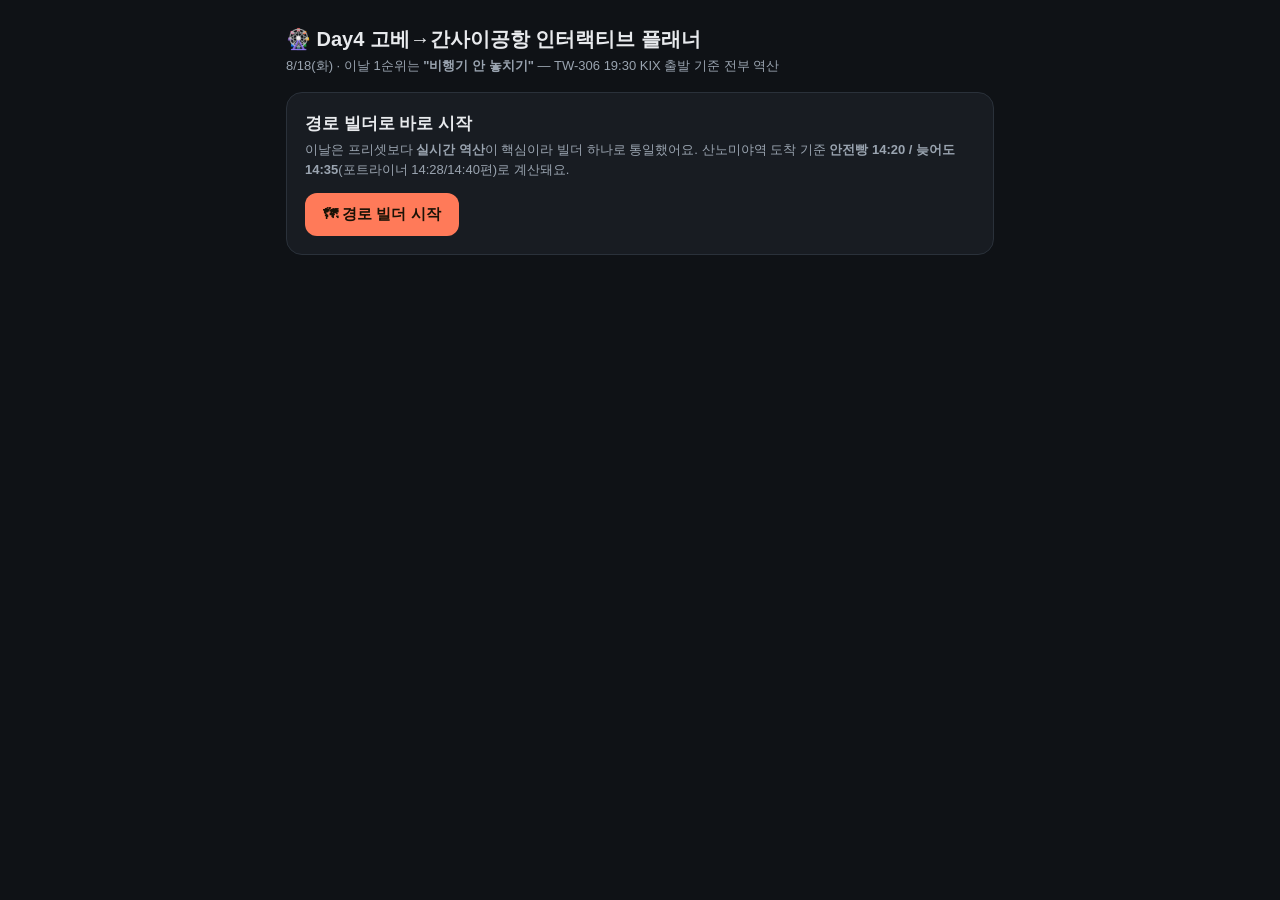
<file: day4_planner.html>
<!doctype html>
<html lang="ko"><head>
<meta charset="utf-8">
<meta name="viewport" content="width=device-width,initial-scale=1,viewport-fit=cover">
<title>Day4 고베→간사이공항 인터랙티브 플래너</title>
<style>
:root{--bg:#0f1216;--card:#181c22;--card2:#1e242c;--line:#2a313a;--text:#e8eaed;--muted:#9aa4b0;--accent:#ff7a59;--accent2:#5ac8fa;--good:#4ade80;--warn:#fbbf24;--bad:#f87171;--pill:#242b34}
*{box-sizing:border-box;-webkit-tap-highlight-color:transparent}
html,body{margin:0;background:var(--bg);color:var(--text);font-family:-apple-system,BlinkMacSystemFont,"Apple SD Gothic Neo","Noto Sans KR",sans-serif;line-height:1.5}
.wrap{max-width:740px;margin:0 auto;padding:18px 16px 80px}
h1{font-size:20px;margin:6px 0 2px}
.sub{color:var(--muted);font-size:13px;margin-bottom:16px}
.card{background:var(--card);border:1px solid var(--line);border-radius:16px;padding:18px;margin:14px 0}
.q{font-size:17px;font-weight:700;margin-bottom:4px}
.qhint{color:var(--muted);font-size:13px;margin-bottom:12px}
.opts{display:flex;flex-direction:column;gap:9px}
.opt{background:var(--card2);border:1px solid var(--line);border-radius:12px;padding:12px 14px;cursor:pointer;transition:.12s;font-size:15px}
.opt:hover{border-color:var(--accent)}
.opt b{display:block;margin-bottom:2px}
.btn{background:var(--accent);color:#1a1206;border:none;border-radius:12px;padding:12px 18px;font-size:15px;font-weight:700;cursor:pointer}
.btn.ghost{background:transparent;color:var(--text);border:1px solid var(--line)}
.btn.mini{padding:9px 12px;font-size:13px}
.btn:disabled{opacity:.4;cursor:not-allowed}
.row{display:flex;gap:10px;flex-wrap:wrap;margin-top:14px}
.typebox{background:linear-gradient(135deg,#26201d,#1a2430);border:1px solid var(--line);border-radius:16px;padding:18px}
.typebox .tt{font-size:22px;font-weight:800}.typebox .td{color:var(--muted);font-size:14px;margin-top:4px}
.stop{border-left:2px solid var(--line);padding:0 0 16px 16px;position:relative;margin-left:6px}
.stop::before{content:"";position:absolute;left:-7px;top:3px;width:12px;height:12px;border-radius:50%;background:var(--accent);border:2px solid var(--bg)}
.stop .tm{font-weight:700;color:var(--accent2);font-size:14px}
.stop .ac{font-weight:700;margin:1px 0 6px}
.place{background:var(--card2);border:1px solid var(--line);border-radius:12px;padding:11px 12px;margin:7px 0}
.place .pn{font-weight:700;font-size:14.5px}.place .pf{color:var(--muted);font-size:12.5px;margin-top:2px}
.note{background:#1a2430;border:1px solid var(--line);border-radius:12px;padding:12px 14px;font-size:13px;margin:12px 0;color:#cfe3f5}
.warnbox{background:#2a1e1a;border:1px solid #5a3a2a;border-radius:12px;padding:12px 14px;font-size:13px;margin:12px 0;color:#ffd9c2}
.hidden{display:none}
.mini{color:var(--muted);font-size:12px;margin-top:6px}
.statusbar{position:sticky;top:0;z-index:5;background:linear-gradient(135deg,#1a2430,#26201d);border:1px solid var(--line);border-radius:14px;padding:12px 14px;margin-bottom:12px}
.statusbar .now{font-size:18px;font-weight:800;color:var(--accent2)}
.optb{background:var(--card2);border:1px solid var(--line);border-radius:12px;padding:12px 13px;margin:8px 0;cursor:pointer;transition:.12s;position:relative}
.optb:hover{border-color:var(--accent)}
.optb .h{font-weight:700;font-size:15px}
.optb .m{font-size:12.5px;color:var(--accent2);margin-top:3px}
.optb .d{font-size:12px;color:var(--muted);margin-top:3px}
.optgrid{display:grid;grid-template-columns:repeat(auto-fill,minmax(235px,1fr));gap:9px}
.catsec{margin:10px 0}
.cathd{font-size:12.5px;color:var(--accent2);font-weight:700;margin:10px 0 4px;border-bottom:1px solid var(--line);padding-bottom:3px}
.wf{font-size:12.5px;color:#ffd9a8;margin-top:5px;line-height:1.45}
.overlay{position:fixed;inset:0;background:rgba(0,0,0,.65);display:flex;align-items:center;justify-content:center;z-index:30;padding:16px}
.overlay.hidden{display:none}
.modal{background:var(--card);border:1px solid var(--line);border-radius:16px;max-width:520px;width:100%;max-height:85vh;overflow:auto;padding:20px}
.modal .mt{font-size:19px;font-weight:800}
.modal .ms{color:var(--muted);font-size:12.5px;margin:3px 0 12px}
.modal .mbody{font-size:13.5px;line-height:1.65}
.modal .mrow{display:flex;gap:10px;margin-top:16px}
.optb::after{content:"자세히 ›";position:absolute;right:11px;bottom:9px;font-size:11px;color:var(--accent2)}
.pathitem{font-size:13px;padding:6px 0;border-bottom:1px dashed var(--line)}
.pathitem b{color:var(--accent2)}
.now{display:flex;align-items:center;justify-content:space-between;gap:8px;flex-wrap:wrap}
.sbtoggle{font-size:11px;color:var(--accent2);background:var(--card2);border:1px solid var(--line);border-radius:99px;padding:4px 10px;cursor:pointer;touch-action:manipulation;flex:none;touch-action:manipulation}
.sbdetail{margin-top:6px}
.rowmini{display:flex;gap:6px;flex-wrap:wrap;margin-top:8px}
.rowmini .btn.ghost.mini{padding:6px 10px;font-size:11.5px}
a{color:var(--accent2)}
.anchorbox{background:linear-gradient(135deg,#2a1f14,#1a2a1f);border:1px solid #4a3a24;border-radius:14px;padding:13px 15px;margin:10px 0;font-size:13px}
.anchorbox .at{font-size:15px;font-weight:800;color:#ffce7a}
.anchorbox .ad{color:var(--muted);font-size:12px;margin-top:3px;line-height:1.5}
.shortwarn{background:#332615;border:1px solid #5c4620;border-radius:8px;padding:6px 9px;margin-top:6px;font-size:12px;color:#ffd58a}
.waitwarn{background:#152a33;border:1px solid #205c5c;border-radius:8px;padding:6px 9px;margin-top:6px;font-size:12px;color:#8adfff}
.exclrow{font-size:12.5px;color:#ff9a8a;padding:5px 0;border-bottom:1px dashed var(--line)}
.exclrow:last-child{border-bottom:none}
.aimpact{font-size:11.5px;margin-top:6px;padding-top:6px;border-top:1px dashed var(--line)}
.aimpact.ok{color:#7ad88a}
.aimpact.warn{color:#ffce7a}
.aimpact.danger{color:#ff7a7a}
.timeadjust{display:flex;gap:6px;flex-wrap:wrap;margin-top:8px}
.timeadjust button{background:var(--card2);border:1px solid var(--line);color:var(--text);border-radius:99px;padding:6px 12px;font-size:12.5px;cursor:pointer;touch-action:manipulation}
.synctime{background:#1e3a2e;border:1px solid #2f5c46;color:#4ade80;border-radius:12px;padding:9px 12px;font-size:13px;cursor:pointer;touch-action:manipulation}
</style>
</head>
<body>
<div class="wrap">
<h1>🎡 Day4 고베→간사이공항 인터랙티브 플래너</h1>
<div class="sub">8/18(화) · 이날 1순위는 <b>"비행기 안 놓치기"</b> — TW-306 19:30 KIX 출발 기준 전부 역산</div>

<div id="intro" class="card">
  <div class="q">경로 빌더로 바로 시작</div>
  <div class="qhint">이날은 프리셋보다 <b>실시간 역산</b>이 핵심이라 빌더 하나로 통일했어요. 산노미야역 도착 기준 <b>안전빵 14:20 / 늦어도 14:35</b>(포트라이너 14:28/14:40편)로 계산돼요.</div>
  <div class="row"><button class="btn" onclick="showBuilder()">🗺 경로 빌더 시작</button></div>
</div>

<div id="builder" class="hidden"></div>
<div id="detail" class="overlay hidden" onclick="if(event.target===this)closeDetail()"><div class="modal" id="detailBody"></div></div>
</div>

<script>
const DB=[
 {id:"P004",n:"하버랜드 공원(낮)",reg:"하버랜드",cat:"산책",lat:34.677153,lng:135.181897,o:0,c:1440,dwell:40,tag:"바다뷰(낮)",desc:"전날 밤 본 곳을 낮에 BE KOBE·바다뷰로. 호텔 근처.",note:"체크아웃 전후 가볍게"},
 {id:"kitano",n:"기타노 이진칸 거리",reg:"기타노",cat:"관광(선택)",lat:34.6980,lng:135.1943,o:0,c:1440,dwell:60,tag:"서양식 저택 거리",desc:"개항기 외국인 주택 거리. 이국적 사진 스팟.",note:"⚠언덕이라 더움·시간 걸림 — 귀국 여유 클 때만"},
 {id:"motomachi_shop",n:"모토마치·산노미야 쇼핑거리",reg:"모토마치",cat:"쇼핑·산책",lat:34.6913,lng:135.1918,o:0,c:1440,dwell:30,tag:"아케이드·빵집",desc:"고베는 빵·디저트 유명. 공항 가기 전 가볍게 구경.",note:""},
 {id:"P049",n:"스테이크랜드 고베관(점심) — 12:00 예약확정",reg:"산노미야",cat:"점심(고베규)",lat:34.6929964,lng:135.1921423,o:660,c:1260,lo:1230,dwell:70,tag:"✅12:00 예약완료",desc:"고베규 철판 스테이크. 12:00 예약 확정.",note:"078-332-2900 예약 완료. 식사 후 13:10경 종료 → 포트라이너까지 여유"},
 {id:"sannomiya_lunch",n:"산노미야 간단 점심(대체)",reg:"산노미야",cat:"점심(대안)",lat:34.6935,lng:135.1955,o:0,c:1440,dwell:30,tag:"빠른 식사",desc:"웨이팅·시간 압박이면 이쪽으로. 역 주변 아무 데나 빠르게.",note:"귀국 시간 촉박하면 이걸로"},
];
const BYID={};DB.forEach(p=>BYID[p.id]=p);
const DETAIL={
 P004:`<b>뭐하는 곳</b>: 고베 하버랜드 바닷가 공원, 낮에 다시 보기.<br><b>판단</b>: 호텔 근처라 체크아웃 전후 부담 없이 들를 수 있음.`,
 kitano:`<b>뭐하는 곳</b>: 개항기 서양식 저택들이 모인 이국적 거리(기타노 이진칸).<br>⚠<b>주의</b>: 언덕이라 덥고 시간이 꽤 걸림. 귀국편까지 여유가 클 때만 추천.`,
 motomachi_shop:`<b>뭐하는 곳</b>: 모토마치·산노미야 아케이드 상점가. 고베는 빵·디저트로 유명.<br><b>판단</b>: 공항 가기 전 기념품 사기 좋음, 가볍게.`,
 P049:`<b>뭐하는 곳</b>: 고베규 철판 스테이크(구글4.2/2617). 산노미야, 매일 11:00-21:00.<br>✅<b>12:00 예약 완료(확정)</b> — 078-332-2900.<br><b>판단</b>: 고베 마지막 끼로 상징적인 점심. 식사 후 13:10경 종료 예상 → 포트라이너까지 여유 있음.`,
 sannomiya_lunch:`<b>뭐하는 곳</b>: 산노미야역 주변 아무 식당에서 빠르게.<br><b>판단</b>: 스테이크랜드 웨이팅 부담되거나 시간 촉박하면 이쪽으로 전환.`,
};
const START={n:"고베 숙소(메리켄파크)",lat:34.6851,lng:135.1912};
// 포트라이너 산노미야역 승차 앵커: 안전빵 14:28편(도착 14:20 목표) / 늦어도 14:40편(도착 14:35 목표)
// → 고베공항 18분 → 베이셔틀 15:30 출항 → KIX 16:00 → 무료버스 → T1 16:20(TW306 19:30, 3시간10분 전)
const ANCHOR={name:"포트라이너 탑승(산노미야역) → 베이셔틀 15:30 → TW306 19:30",time:875,loc:{lat:34.6935,lng:135.1955},safeBuffer:15,latestBuffer:0,route:"산노미야역 도착 → 포트라이너 14:28(안전빵)/14:40(늦어도) → 고베공항 약18분 → 베이셔틀 15:30 출항 → KIX 약30분 → 무료연락버스 → T1 약16:20 도착(출발 3h10m 전)"};
function hh(m){m=Math.round(((m%1440)+1440)%1440);return String(Math.floor(m/60)).padStart(2,'0')+':'+String(m%60).padStart(2,'0');}
function hav(a,b){const R=6371,dLat=(b.lat-a.lat)*Math.PI/180,dLng=(b.lng-a.lng)*Math.PI/180,la1=a.lat*Math.PI/180,la2=b.lat*Math.PI/180;const x=Math.sin(dLat/2)**2+Math.cos(la1)*Math.cos(la2)*Math.sin(dLng/2)**2;return 2*R*Math.asin(Math.sqrt(x));}
function travel(a,b){const d=hav(a,b);let m,mode;if(d<1.0){m=Math.max(5,Math.round(d*14/5)*5);mode='🚶 도보';}else{m=Math.round((d*4.5+9)/5)*5;mode='🚇 지하철/버스';}return{m,mode,d};}
function hoursText(p){if(p.o===0&&p.c===0)return'⛔ 오늘 정기휴무';if(p.o===0&&p.c>=1440)return'🕒 상시 이용(24시간/거리)';return `🕒 오늘(화) ${hh(p.o)}-${hh(p.c)}${p.lo!=null?' (L.O.'+hh(p.lo)+')':''} 영업`;}
function timingInfo(p, rawArr){
  const closedAllDay=(p.o===0&&p.c===0);
  const cutoff=(p.lo!=null)?p.lo:p.c;
  const start=Math.max(rawArr,p.o||0);
  const wait=rawArr<(p.o||0);
  const ok=!closedAllDay&&start<cutoff;
  const available=(p.c>=1440)?Infinity:Math.max(0,cutoff-start);
  const short=ok&&isFinite(available)&&available<p.dwell;
  const actualDwell=ok?Math.max(5,Math.min(p.dwell,isFinite(available)?available:p.dwell)):0;
  let reason='';
  if(closedAllDay)reason='오늘 정기휴무';
  else if(!ok)reason=(p.lo!=null)?`L.O. ${hh(cutoff)} 지남(도착 ${hh(start)})`:`마감 ${hh(cutoff)} 지남(도착 ${hh(start)})`;
  return {closedAllDay,ok,wait,available,short,actualDwell,start,reason};
}
function weatherFeel(m){const h=(((m%1440)+1440)%1440)/60;let d;
 if(h<12) d={i:'☀️',temp:'30-33℃',feelt:'체감 34℃',hum:65,pop:15,rain:'0mm',t:'오전 맑음·강수확률 20% 양호. 폭염만 주의'};
 else if(h<15) d={i:'🥵',temp:'32-33℃',feelt:'체감 35℃',hum:60,pop:20,rain:'0mm',t:'한낮 최고기온. 공항 이동 준비 시작할 시간대'};
 else d={i:'🌤️',temp:'29-31℃',feelt:'체감 32℃',hum:65,pop:15,rain:'0mm',t:'오후·이동 중. 베이셔틀·공항은 실내 위주라 무난'};
 d.num=`🌡 ${d.temp}(${d.feelt}) · 💧습도 ${d.hum}% · ☔강수 ${d.pop}%(${d.rain})`;
 return d;
}
let B={cur:START,time:600,visited:new Set(),path:[]};
let sbOpen=false;
function toggleSb(){sbOpen=!sbOpen;renderBuilder();}
function showBuilder(){document.getElementById('intro').classList.add('hidden');document.getElementById('builder').classList.remove('hidden');B={cur:START,time:600,startTime:600,visited:new Set(),path:[]};renderStartTime();}
function renderStartTime(){
 document.getElementById('builder').innerHTML=`
 <div class="card"><div class="q">몇 시에 하루를 시작?</div>
  <div class="qhint">체크아웃 전 가볍게 시작. 산노미야역 14:20~14:35까지는 도착해야 안전해요.</div>
  <div class="opts">
   <div class="opt" onclick="setStart(570)"><b>09:30</b><small>오전 관광 여유있게(기타노 등)</small></div>
   <div class="opt" onclick="setStart(600)"><b>10:00</b><small>표준</small></div>
   <div class="opt" onclick="setStart(660)"><b>11:00</b><small>느긋하게, 관광 최소화</small></div>
  </div>
  <div class="row"><button class="btn ghost mini" onclick="location.reload()">← 처음으로</button></div>
 </div>`;
}
function setStart(t){B.startTime=t;B.time=t;renderBuilder();}
function syncNow(){const d=new Date();let raw=d.getHours()*60+d.getMinutes();while(raw<B.time-360)raw+=1440;B.time=raw;renderBuilder();}
function adjustTime(delta){B.time+=delta;renderBuilder();}
function editStart(){B.visited=new Set();B.path=[];B.cur=START;renderStartTime();}
function resetToPlan(){
 let t=B.startTime||600,cur=START;const newPath=[];
 for(const s of B.path){
  const p=BYID[s.id];const tv=travel(cur,p);const rawArr=t+tv.m;const wait=rawArr<(p.o||0);const start=Math.max(rawArr,p.o||0);
  newPath.push({id:s.id,name:s.name,arr:start,dwell:p.dwell,mode:tv.mode,tv:tv.m,wait,short:false});
  t=start+p.dwell;cur=p;
 }
 B.path=newPath;B.time=t;B.cur=cur;B.visited=new Set(newPath.map(s=>s.id));
 renderBuilder();
}
function anchorImpactFrom(fromLoc, finish){
  const tv=travel(fromLoc,ANCHOR.loc);
  const safe=ANCHOR.time-tv.m-ANCHOR.safeBuffer;
  const latest=ANCHOR.time-tv.m-ANCHOR.latestBuffer;
  if(finish<=safe){
    return `<div class="aimpact ok">📌 이곳 예상종료 ${hh(finish)} → 산노미야역 안전빵 도착 ${hh(safe)}(포트라이너14:28) → 늦어도 ${hh(latest)}(14:40편) (약 ${Math.round(safe-finish)}분 여유)</div>`;
  } else if(finish<=latest){
    return `<div class="aimpact warn">⚠ 14:28편은 놓치지만, ${hh(latest)}까지 산노미야역 도착하면 14:40편으로 커버 가능</div>`;
  } else {
    return `<div class="aimpact danger">🚨 이대로면 포트라이너 14:40편도 위험 — 베이셔틀 15:30편을 놓칠 수 있어요. 짧게 보거나 스킵 권장</div>`;
  }
}
function optCard(o){const p=o.p;const ti=o.ti;
   let extra='';
   if(ti.wait){extra+=`<div class="waitwarn">⏳ 오픈 전이라 대기 필요</div>`;}
   if(ti.short){extra+=`<div class="shortwarn">⚠ 도착 후 최대 ${ti.actualDwell}분만 이용 가능 (평소 약 ${p.dwell}분보다 짧음)</div>`;}
   const finish=ti.start+ti.actualDwell;
   const aimp=anchorImpactFrom(p,finish);
   return `<div class="optb" onclick="openDetail('${p.id}')">
   <div class="h">▶ ${p.n} <span class="mini">(${ti.short?'단축 '+ti.actualDwell:'약 '+p.dwell}분 머묾)</span></div>
   <div class="dd">${p.desc||''}</div>
   <div class="m">${hoursText(p)}</div>
   <div class="m">${o.tv.mode} ${o.tv.m}분 → 도착 ${hh(B.time+o.tv.m)}</div>
   ${extra}
   ${p.note?`<div class="d">💡 ${p.note}</div>`:''}
   ${aimp}
  </div>`;}
function renderBuilder(){
 const opts=DB.filter(p=>!B.visited.has(p.id)).map(p=>{const tv=travel(B.cur,p);const rawArr=B.time+tv.m;const ti=timingInfo(p,rawArr);return {p,tv,ti};});
 const feasible=opts.filter(o=>o.ti.ok).sort((a,b)=>a.ti.start-b.ti.start);
 const excluded=opts.filter(o=>!o.ti.ok);
 const cats=["산책","관광(선택)","쇼핑·산책","점심(고베규)","점심(대안)"];
 let sec=cats.map(c=>{const l=feasible.filter(o=>o.p.cat===c);if(!l.length)return'';return `<div class="catsec"><div class="cathd">${c} · ${l.length}</div><div class="optgrid">${l.map(optCard).join('')}</div></div>`;}).join('');
 let path=B.path.map((s,i)=>`<div class="pathitem"><b>${hh(s.arr)}</b> ${s.name} <span class="mini">(${s.dwell}분${s.short?'·단축':''} · ${s.mode} ${s.tv}분)</span> <a href="javascript:void(0)" onclick="undoTo(${i})" class="mini" style="color:var(--bad)">✕여기로 되돌리기</a></div>`).join('')||'<div class="mini">아직 없음 — 첫 목적지를 골라보세요.</div>';
 let excludedBox=excluded.length?`<div class="warnbox">${excluded.map(o=>`<div class="exclrow">⛔ <b>${o.p.n}</b>는 ${o.ti.reason} 사유로 제외됨</div>`).join('')}</div>`:'';
 const anchorNow=anchorImpactFrom(B.cur,B.time);
 document.getElementById('builder').innerHTML=`
 <div class="statusbar"><div class="now">🕐 ${hh(B.time)} · 현재: ${B.cur.n} <span class="sbtoggle" onclick="toggleSb()">${sbOpen?'▲ 접기':'▼ 날씨·시각조정'}</span></div>
  <div class="sbdetail" style="${sbOpen?'':'display:none'}">
   <div class="wf">${weatherFeel(B.time).num}<br>${weatherFeel(B.time).i} ${weatherFeel(B.time).t}</div>
   <div class="at">시계가 흐르면 위 정보도 갱신됨(8/18 예보 기반 추정). 이 날은 <b>비행기가 최우선</b> — 앵커 경고 뜨면 관광 스킵 권장.</div>
   <div class="timeadjust">
    <button onclick="adjustTime(-15)">-15분</button><button onclick="adjustTime(-5)">-5분</button><button onclick="adjustTime(5)">+5분</button><button onclick="adjustTime(15)">+15분</button><button onclick="adjustTime(30)">+30분</button>
   </div>
   <div class="rowmini"><button class="btn ghost mini" onclick="editStart()">🕐 출발시각 변경</button><button class="btn ghost mini" onclick="resetToPlan()" ${B.path.length?'':'disabled'}>📐 계획대로 재계산</button><button class="btn ghost mini" onclick="location.reload()">🔄 처음부터</button></div>
  </div>
  <div class="timeadjust" style="margin-top:6px"><button class="synctime" onclick="syncNow()">🕐 지금 실제 시각으로 맞추기</button></div>
 </div>
 <div class="anchorbox"><div class="at">✈ TW-306 19:30 KIX 출발 (T1)</div><div class="ad">${anchorNow}<br>${ANCHOR.route}</div></div>
 <div class="card"><div class="q">🧭 지금까지 경로 ${B.path.length?`(${B.path.length}곳)`:''}</div>${path}
   ${B.path.length?'<div class="row"><button class="btn ghost mini" onclick="undoB()">↩ 마지막 한 곳 취소</button></div>':''}
 </div>
 ${excludedBox}
 <div class="card"><div class="q">▶ 갈 수 있는 곳 (${feasible.length})</div>
   <div class="qhint">카테고리별. 각 카드에 <b>포트라이너/베이셔틀/비행기 영향</b>까지 표기.</div>
   ${sec||'<div class="mini">남은 후보가 없어요.</div>'}
 </div>
 <div class="row"><button class="btn" onclick="finishB()">✈ 마무리·요약</button></div>`;
 window.scrollTo(0,0);
}
function pickB(id){const p=BYID[id];const tv=travel(B.cur,p);const rawArr=B.time+tv.m;const ti=timingInfo(p,rawArr);if(!ti.ok)return;B.path.push({id,name:p.n,arr:ti.start,dwell:ti.actualDwell,mode:tv.mode,tv:tv.m,short:ti.short});B.time=ti.start+ti.actualDwell;B.cur=p;B.visited.add(id);renderBuilder();}
function openDetail(id){window._did=id;const p=BYID[id];const tv=travel(B.cur,p);const rawArr=B.time+tv.m;const ti=timingInfo(p,rawArr);
 const finish=ti.start+ti.actualDwell;
 const aimp=anchorImpactFrom(p,finish);
 document.getElementById('detailBody').innerHTML=`
  <div class="mt">${p.n}</div>
  <div class="ms">${p.tag} · ${hoursText(p)}<br>${tv.mode} ${tv.m}분 → 도착 ${hh(rawArr)} · ${ti.short?'단축 '+ti.actualDwell:'약 '+p.dwell}분 머묾${!ti.ok?' <span class="b">· ⛔'+ti.reason+'</span>':''}</div>
  <div class="mbody">${DETAIL[id]||p.desc||''}${p.note?`<br><br>💡 ${p.note}`:''}${aimp?'<br>'+aimp:''}</div>
  <div class="mrow">${ti.ok?'<button class="btn" onclick="selectDetail()">✅ 선택(경로에 추가)</button>':'<button class="btn" disabled>⛔ '+ti.reason+'</button>'}<button class="btn ghost" onclick="closeDetail()">닫기</button></div>`;
 document.getElementById('detail').classList.remove('hidden');}
function closeDetail(){document.getElementById('detail').classList.add('hidden');}
function selectDetail(){const id=window._did;closeDetail();pickB(id);}
function undoB(silent){const last=B.path.pop();if(!last){if(!silent)renderBuilder();return;}B.visited.delete(last.id);if(B.path.length){const prev=B.path[B.path.length-1];B.cur=BYID[prev.id];B.time=prev.arr+prev.dwell;}else{B.cur=START;B.time=B.startTime||600;}if(!silent)renderBuilder();}
function undoTo(i){while(B.path.length>i){undoB(true);}renderBuilder();}
function finishB(){
 let path=B.path.map(s=>`<div class="pathitem"><b>${hh(s.arr)}-${hh(s.arr+s.dwell)}</b> ${s.name} <span class="mini">(${BYID[s.id].tag} · ${s.mode} ${s.tv}분${s.short?' · 단축':''})</span></div>`).join('')||'<div class="mini">경로 없음</div>';
 document.getElementById('builder').innerHTML=`
 <div class="typebox"><div class="tt">✈ 내가 짠 Day4 경로</div><div class="td">${B.path.length}곳 · 종료 ${hh(B.time)}</div></div>
 <div class="card"><div class="q">타임라인</div>${path}</div>
 <div class="anchorbox"><div class="at">✈ TW-306 19:30 KIX 출발</div><div class="ad">${anchorImpactFrom(B.cur,B.time)}<br>${ANCHOR.route}</div></div>
 <div class="note">베이셔틀 정확한 시간표는 출발 전 kobe-access.jp/time에서 재확인 권장(30-60분 간격, 편 놓치면 다음 편까지 대기).</div>
 <div class="row"><button class="btn" onclick="showBuilder()">🔄 다시 짜기</button></div>
 <div class="mini">day4_kobe_master.md 참고.</div>`;
 window.scrollTo(0,0);
}
</script>
</body></html>
</file>
